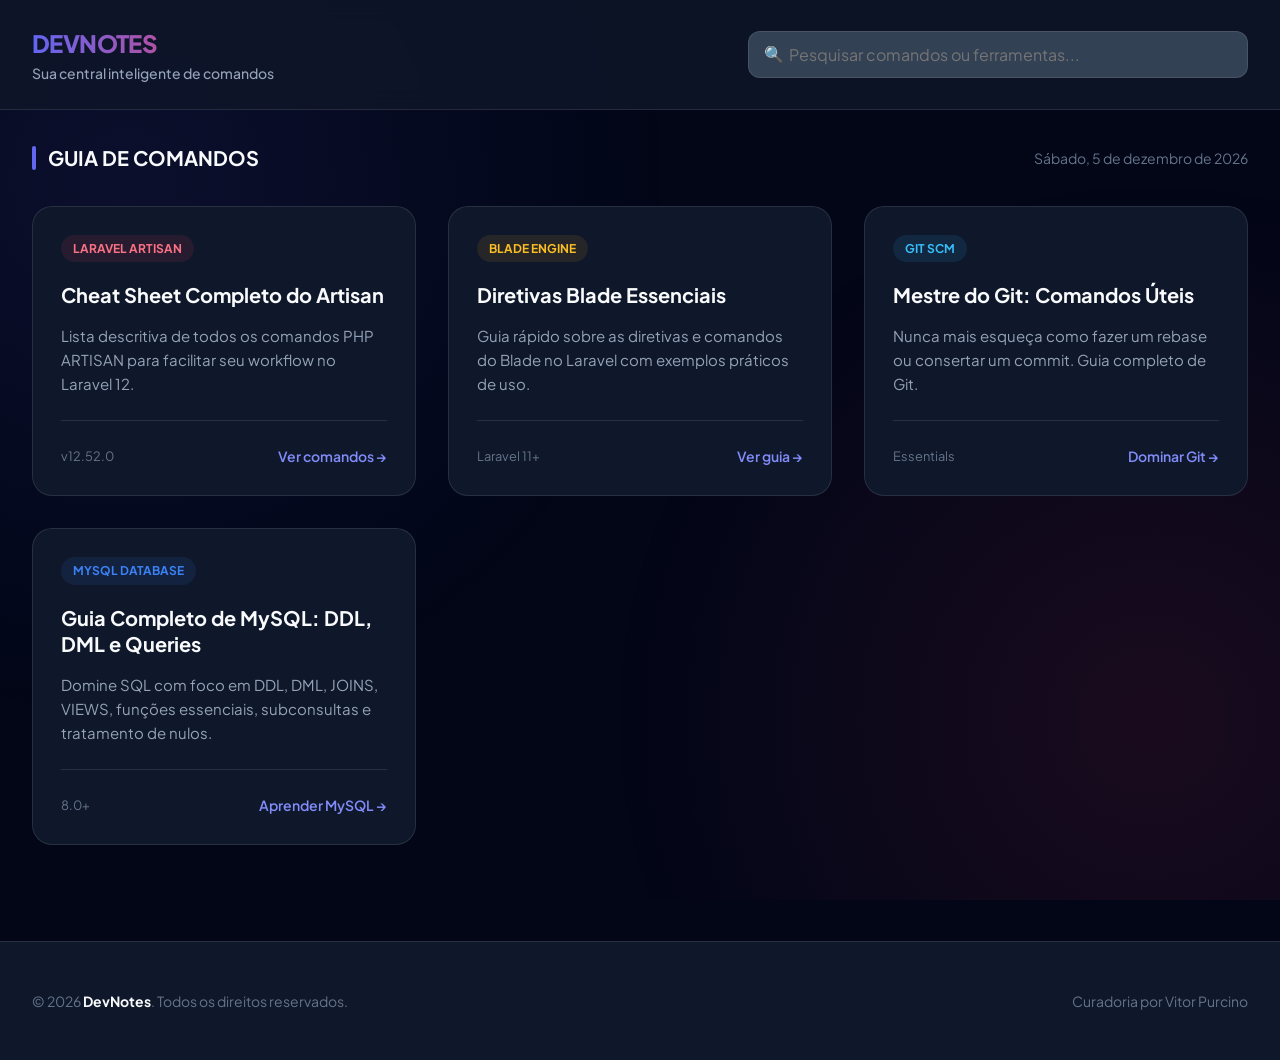
<file: index.html>
<!DOCTYPE html>
<html lang="pt-br">

<head>
	<meta charset="UTF-8" />
	<meta name="viewport" content="width=device-width, initial-scale=1.0" />
	<meta name="description"
		content="DevNotes - Seu bloco de notas inteligente para comandos e guias de desenvolvimento." />
	<meta name="keywords" content="devnotes, programação, comandos, cheat sheet, laravel, git, php, blade" />
	<meta name="author" content="Vitor Purcino" />
	<meta name="theme-color" content="#020617" />

	<!-- Open Graph -->
	<meta property="og:title" content="DevNotes - Inteligência em Comandos" />
	<meta property="og:description" content="Acesse rapidamente os comandos mais úteis para o seu dia a dia." />
	<meta property="og:type" content="website" />

	<link rel="icon" href="favicon.ico" type="image/x-icon" />
	<link rel="stylesheet" href="reset.css" />
	<link rel="stylesheet" href="index.css" />
	<title>DevNotes - Central de Comandos</title>
</head>

<body>
	<header>
		<div class="header-container">
			<div class="title-group">
				<h1>DEVNOTES</h1>
				<p class="tagline">Sua central inteligente de comandos</p>
			</div>

			<div class="search-container">
				<span class="search-icon">🔍</span>
				<input type="text" class="search-input" id="searchBar"
					placeholder="Pesquisar comandos ou ferramentas..." />
			</div>
		</div>
	</header>

	<main>
		<div class="section-header">
			<h2 class="section-title">GUIA DE COMANDOS</h2>
			<p class="data-publicacao" id="dataHoje"></p>
		</div>

		<div class="cards-grid" id="cardsGrid">
			<!-- Artisan Card -->
			<article class="card">
				<span class="card-tag tag-artisan">Laravel Artisan</span>
				<h3><a href="./pages/comandosArtisan.html">Cheat Sheet Completo do Artisan</a></h3>
				<p class="card-desc">
					Lista descritiva de todos os comandos PHP ARTISAN para facilitar seu workflow no Laravel 12.
				</p>
				<div class="card-footer">
					<span class="card-meta">v12.52.0</span>
					<a href="./pages/comandosArtisan.html" class="btn-read">Ver comandos →</a>
				</div>
			</article>

			<!-- Blade Card -->
			<article class="card">
				<span class="card-tag tag-blade">Blade Engine</span>
				<h3><a href="./pages/comandosBladeLaravel.html">Diretivas Blade Essenciais</a></h3>
				<p class="card-desc">
					Guia rápido sobre as diretivas e comandos do Blade no Laravel com exemplos práticos de uso.
				</p>
				<div class="card-footer">
					<span class="card-meta">Laravel 11+</span>
					<a href="pages/comandosBladeLaravel.html" class="btn-read">Ver guia →</a>
				</div>
			</article>

			<!-- Git Card -->
			<article class="card">
				<span class="card-tag tag-git">Git SCM</span>
				<h3><a href="pages/comandosGit.html">Mestre do Git: Comandos Úteis</a></h3>
				<p class="card-desc">
					Nunca mais esqueça como fazer um rebase ou consertar um commit. Guia completo de Git.
				</p>
				<div class="card-footer">
					<span class="card-meta">Essentials</span>
					<a href="pages/comandosGit.html" class="btn-read">Dominar Git →</a>
				</div>
			</article>

			<!-- MySQL Card -->
			<article class="card">
				<span class="card-tag tag-mysql">MySQL Database</span>
				<h3><a href="pages/comandosMySQL.html">Guia Completo de MySQL: DDL, DML e Queries</a></h3>
				<p class="card-desc">
					Domine SQL com foco em DDL, DML, JOINS, VIEWS, funções essenciais, subconsultas e tratamento de nulos.
				</p>
				<div class="card-footer">
					<span class="card-meta">8.0+</span>
					<a href="pages/comandosMySQL.html" class="btn-read">Aprender MySQL →</a>
				</div>
			</article>
		</div>

		<!-- Newsletter Section -->
		<!-- <section class="newsletter">
			<div class="newsletter-content">
				<h2>Mantenha-se Atualizado</h2>
				<p>Receba novos guias e atualizações de comandos diretamente no seu e-mail.</p>
			</div>
			<form class="newsletter-form" id="newsletterForm">
				<input type="email" placeholder="seu@email.com" required />
				<button type="submit" class="btn-submit">Inscrever-se</button>
			</form>
		</section> -->
	</main>

	<footer>
		<div class="footer-container">
			<div class="footer-info">
				<p>&copy; 2026 <span class="footer-brand">DevNotes</span>. Todos os direitos reservados.</p>
			</div>
			<div class="footer-info">
				<p>Curadoria por <strong>Vitor Purcino</strong></p>
			</div>
		</div>
	</footer>

	<script src="index.js"></script>
	<script>
		// Exibir data atual formatada
		const opcoesDatas = { weekday: 'long', year: 'numeric', month: 'long', day: 'numeric' };
		const dataAtual = new Date().toLocaleDateString('pt-BR', opcoesDatas);
		document.getElementById('dataHoje').textContent = dataAtual.charAt(0).toUpperCase() + dataAtual.slice(1);

		// Preview de animação nos cards (radial gradient highlight)
		document.querySelectorAll('.card').forEach(card => {
			card.addEventListener('mousemove', e => {
				const rect = card.getBoundingClientRect();
				const x = e.clientX - rect.left;
				const y = e.clientY - rect.top;
				card.style.setProperty('--mouse-x', `${x}px`);
				card.style.setProperty('--mouse-y', `${y}px`);
			});
		});
	</script>
</body>

</html>
</file>
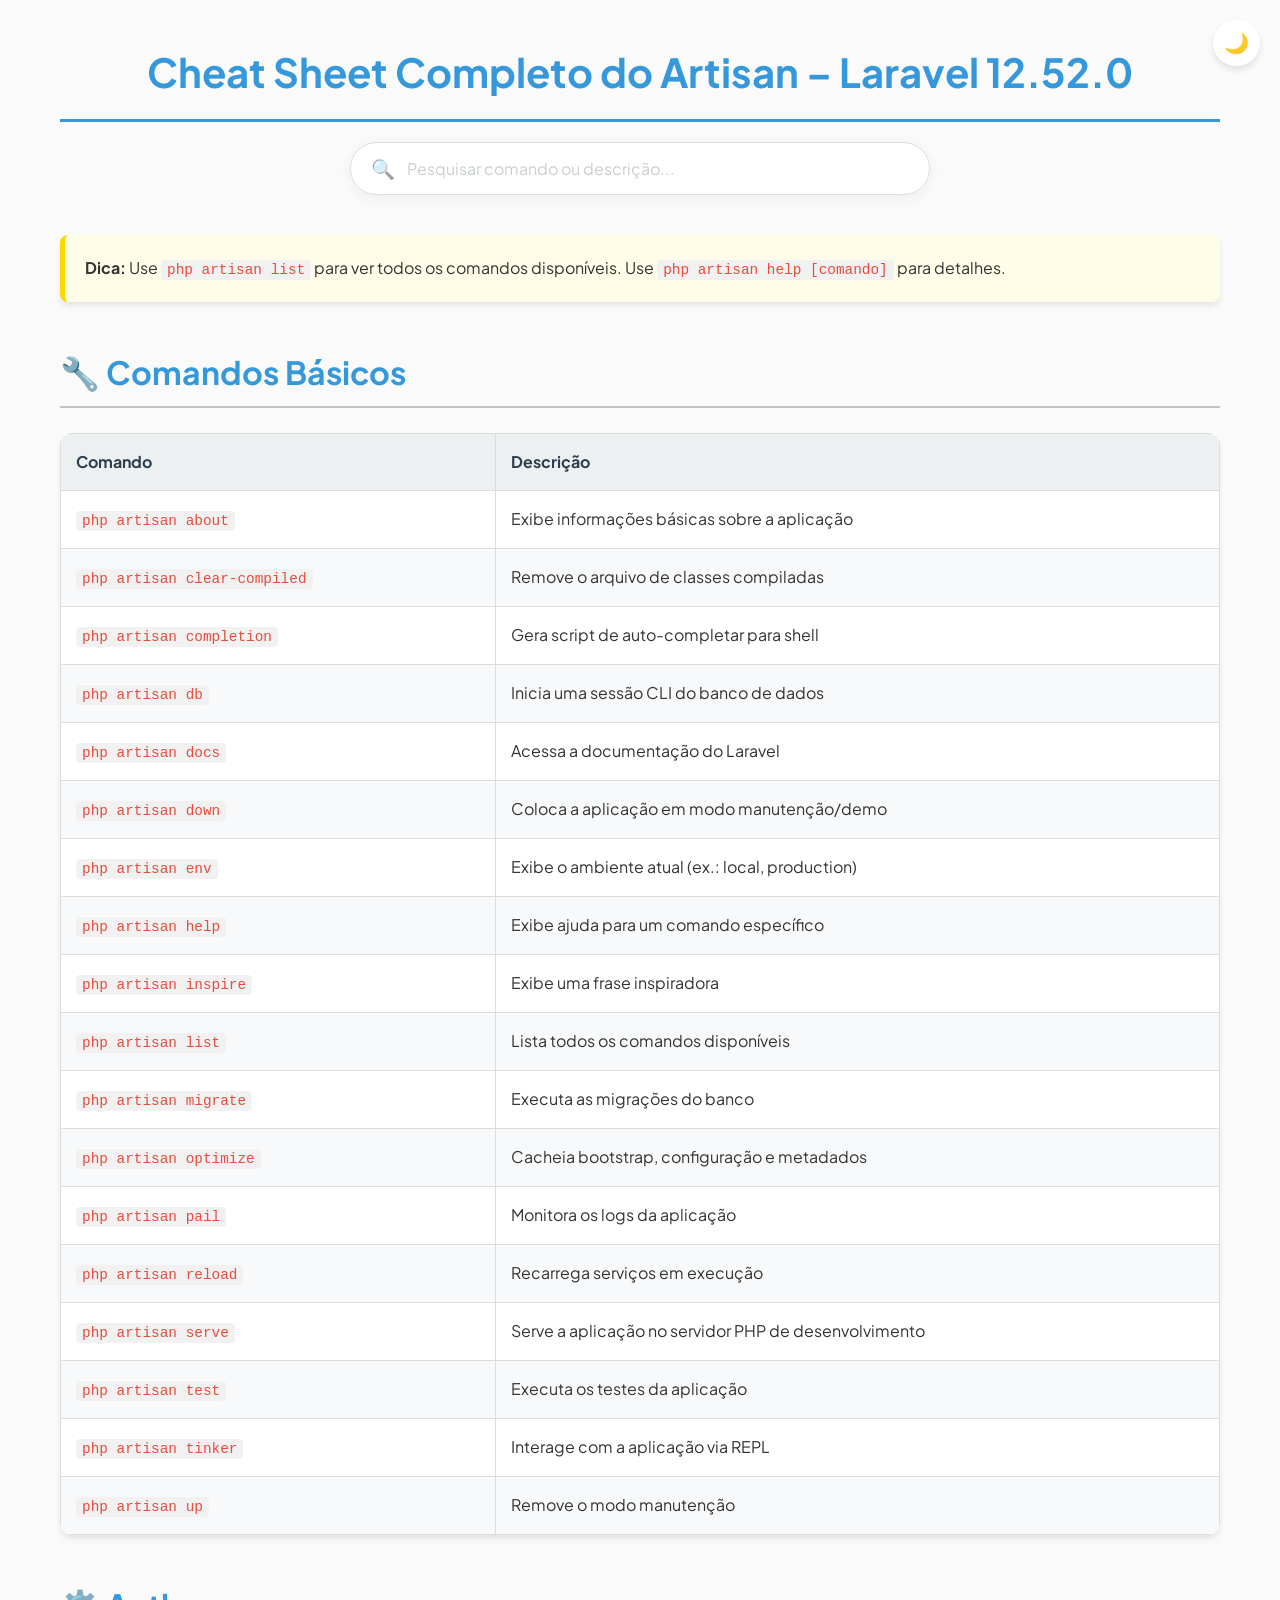
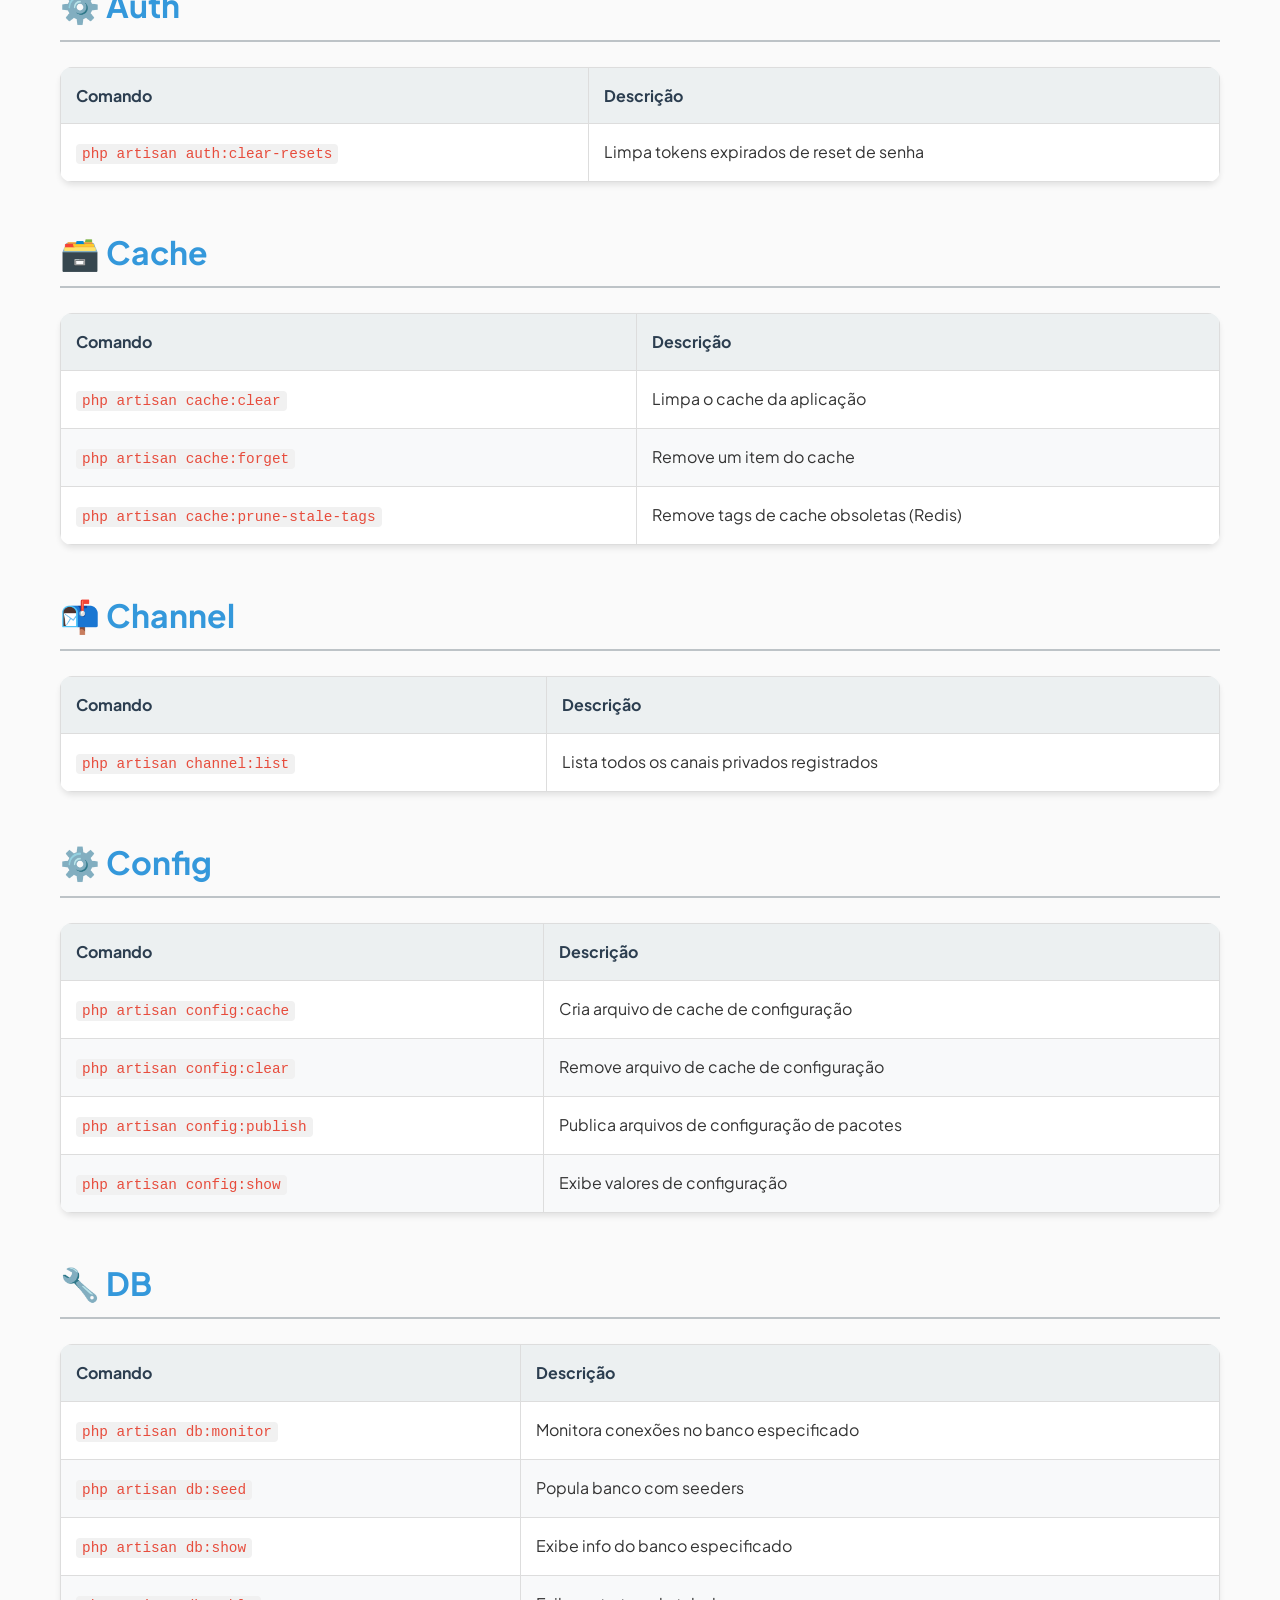
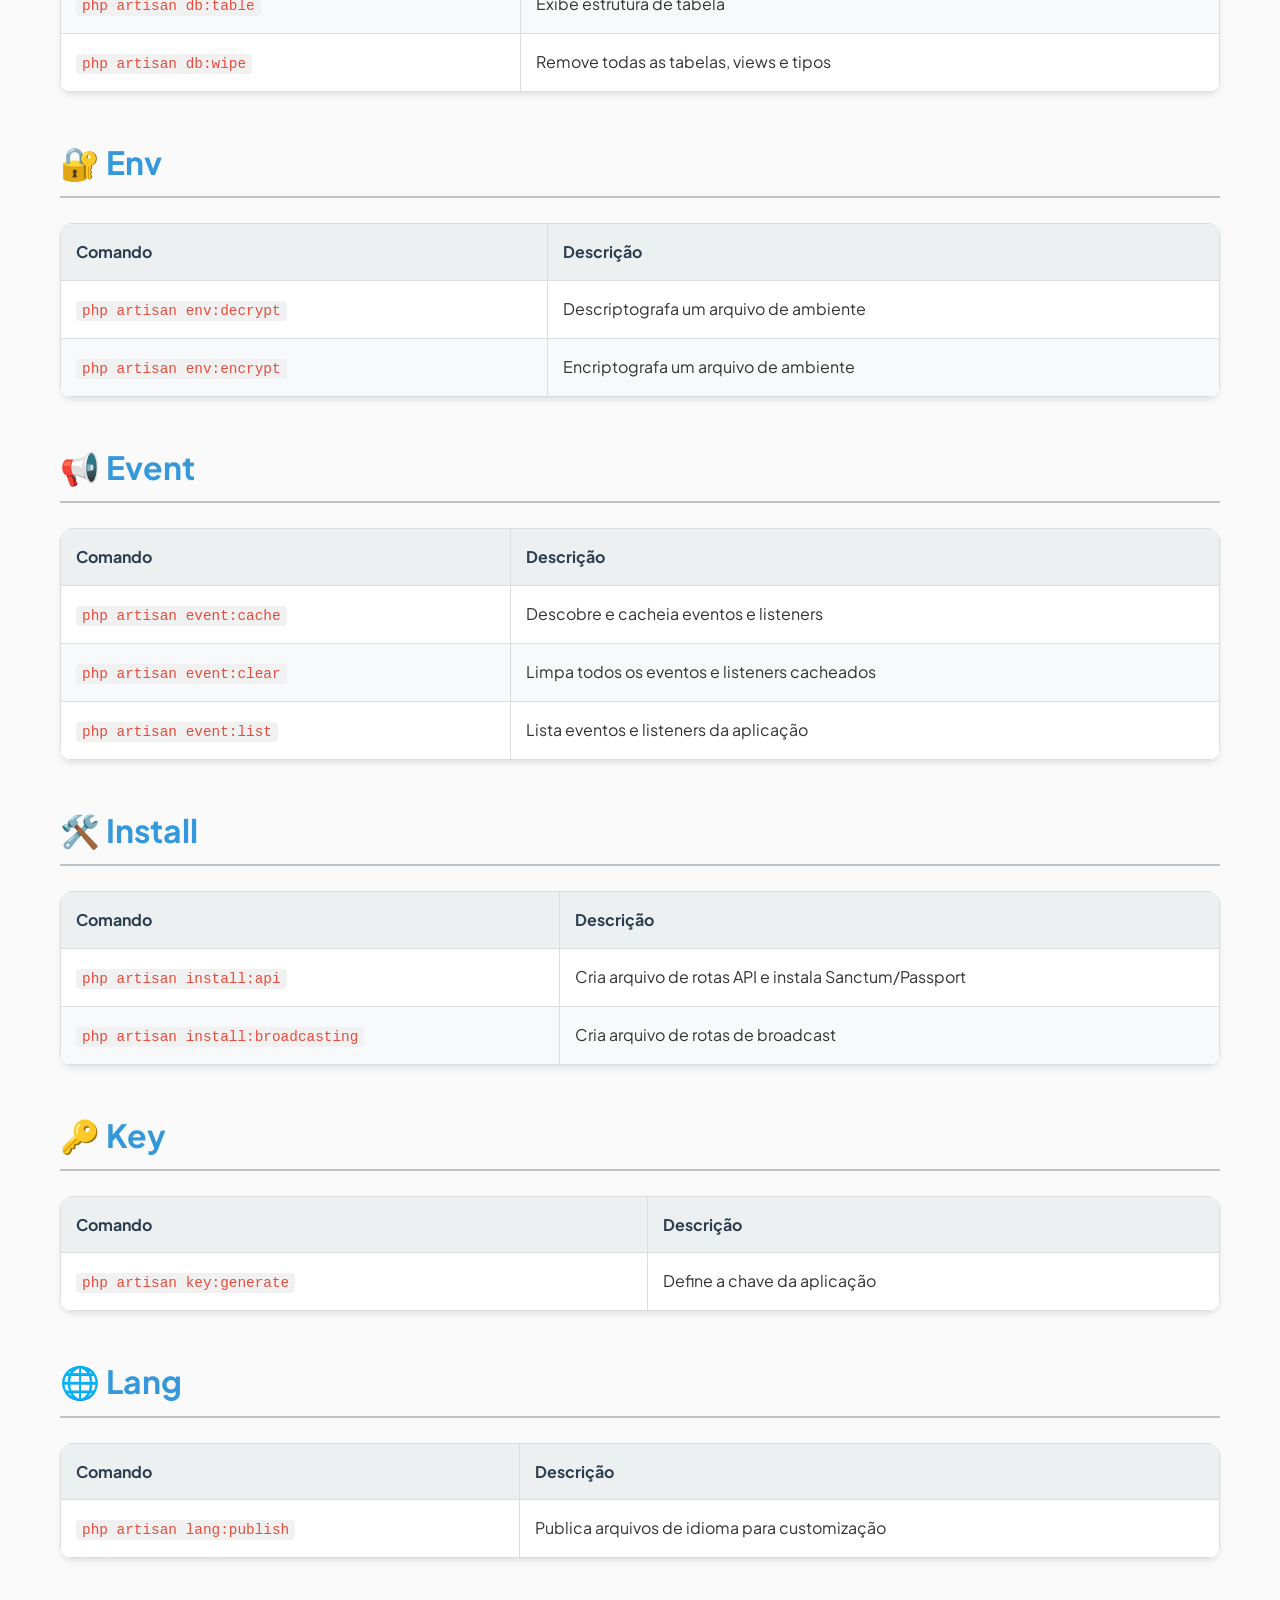
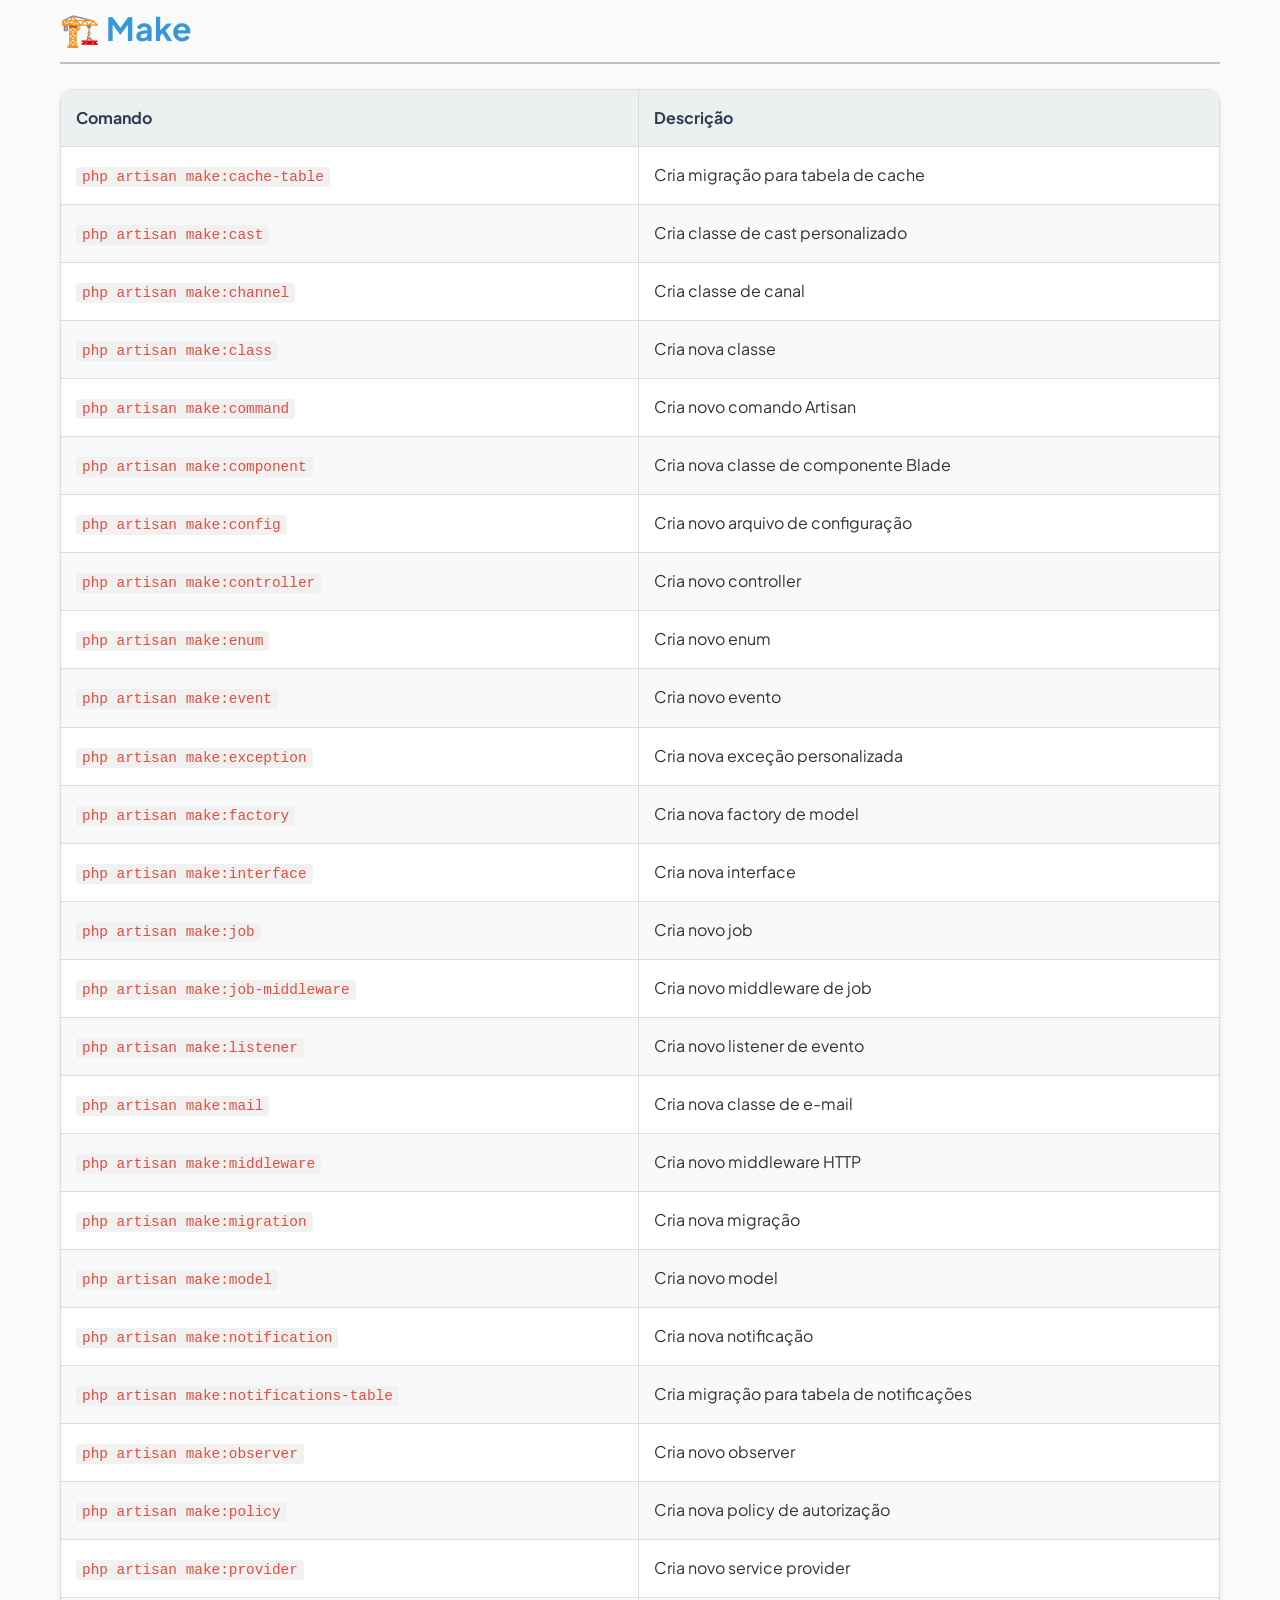
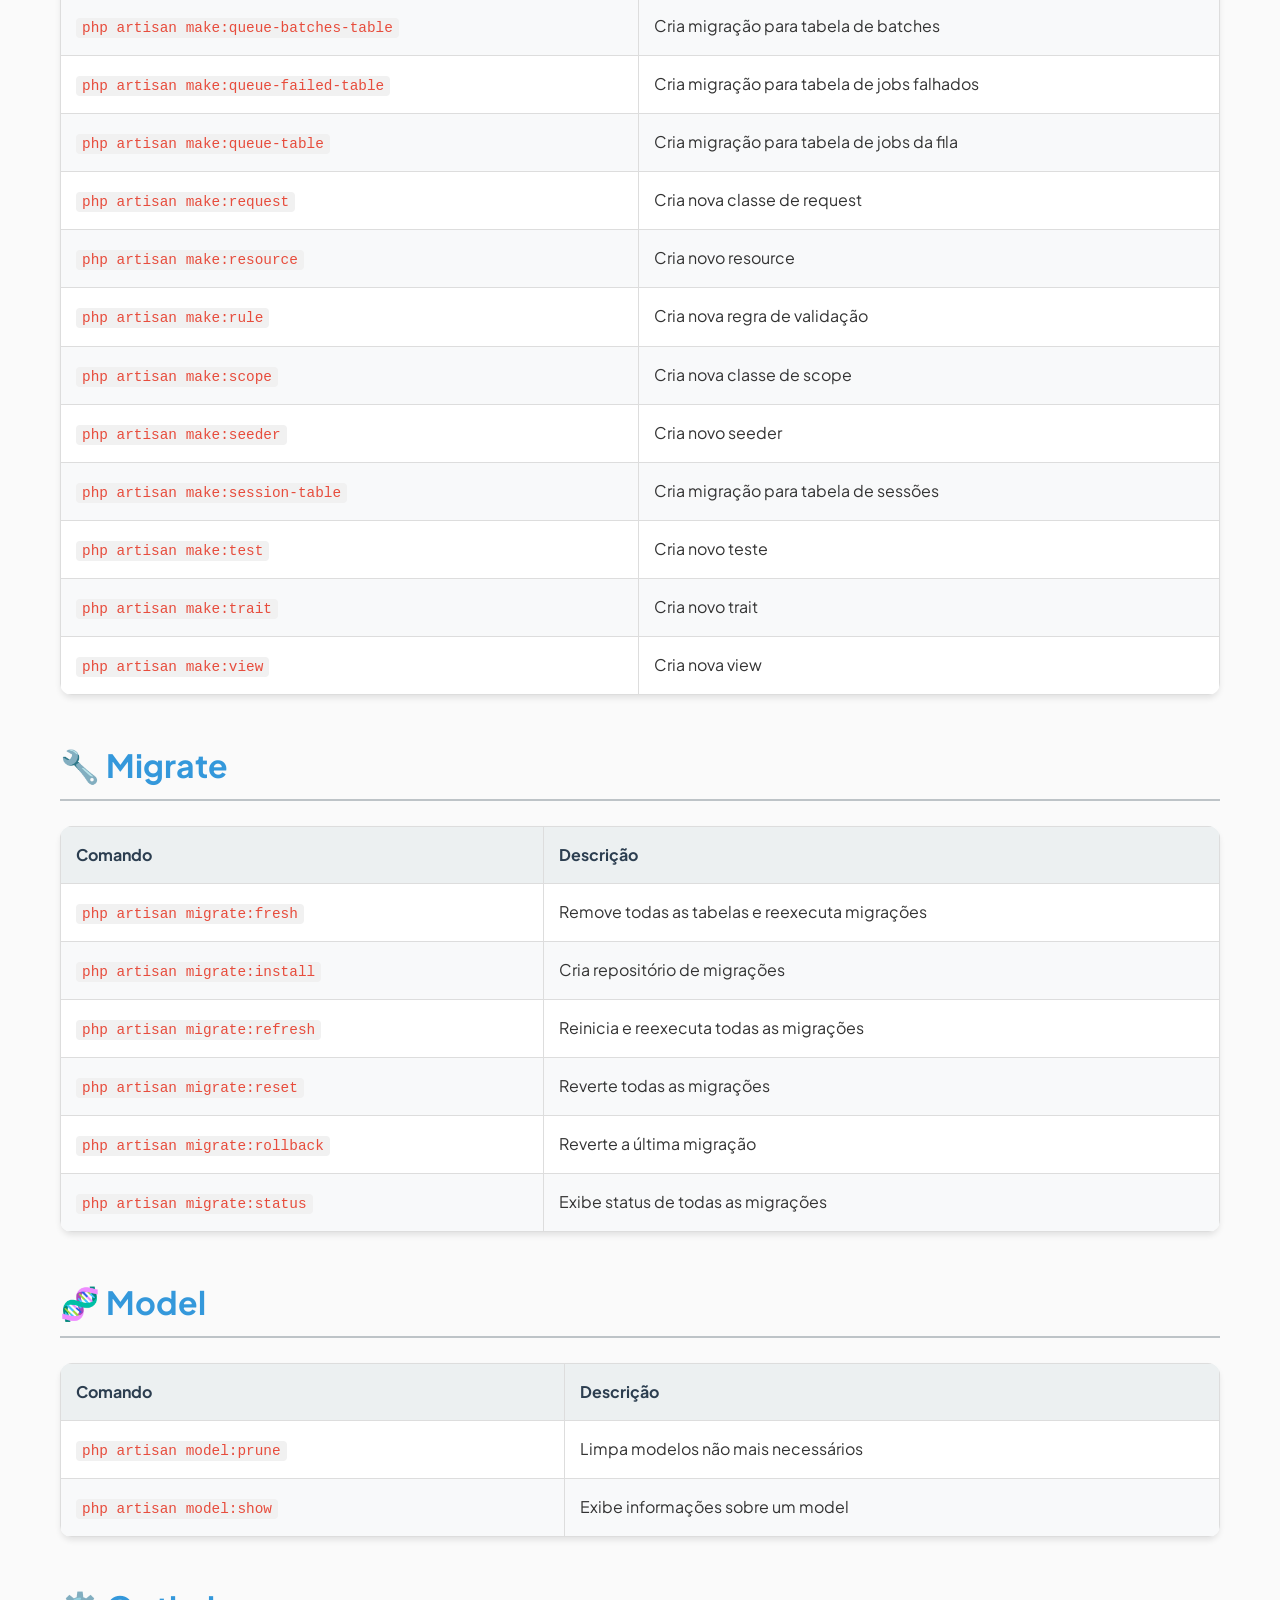
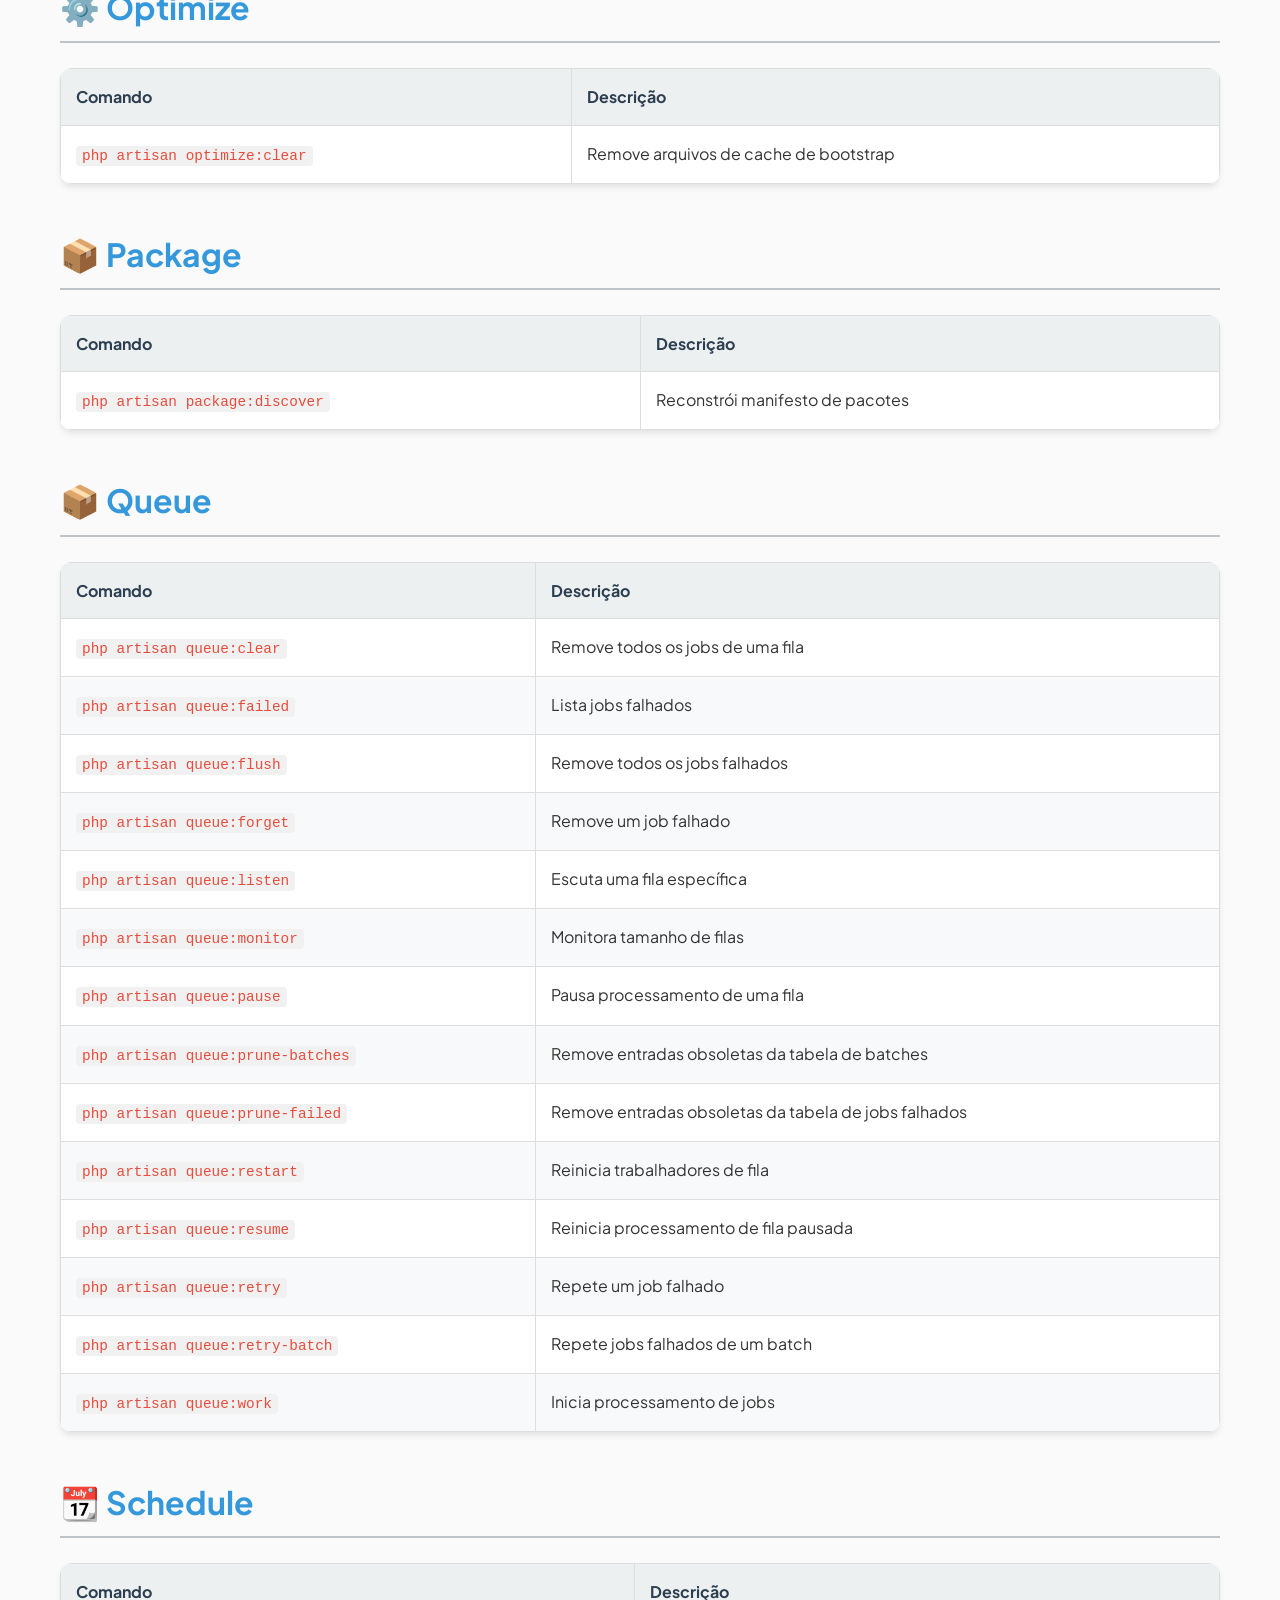
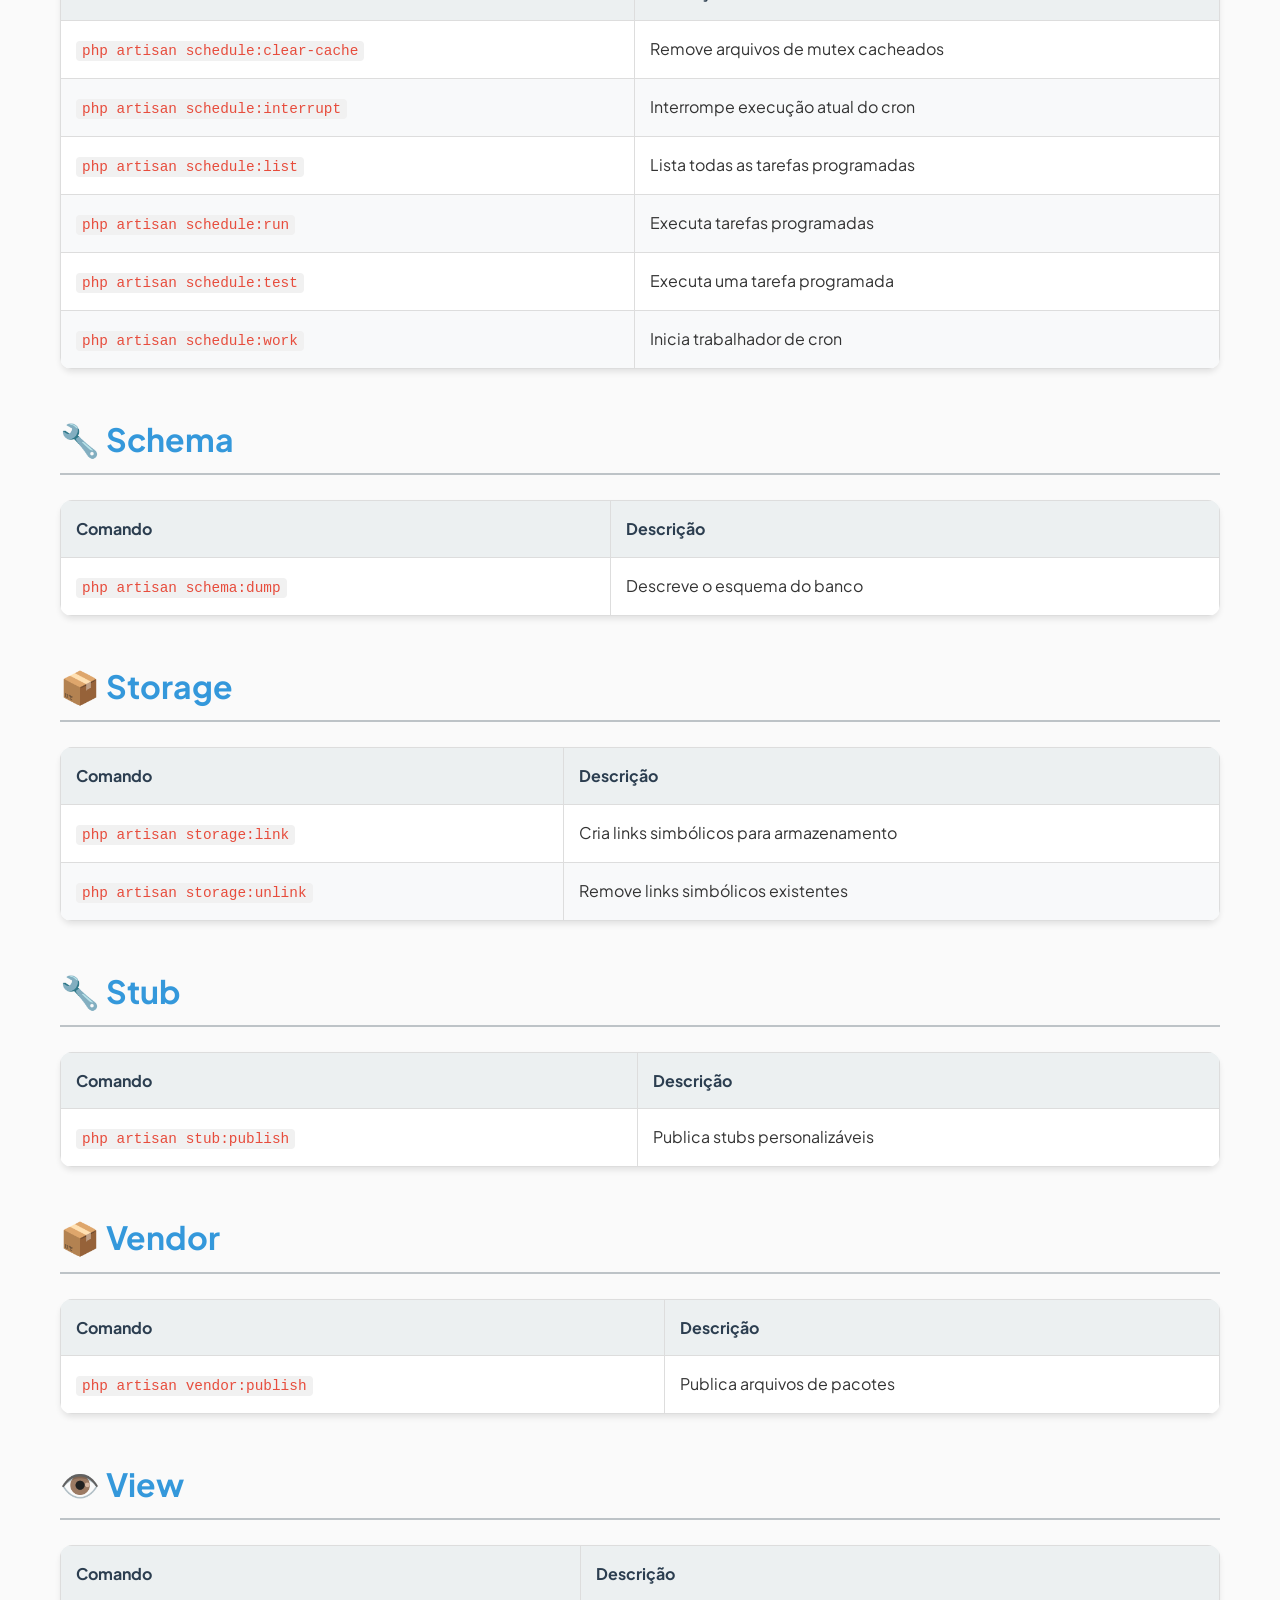
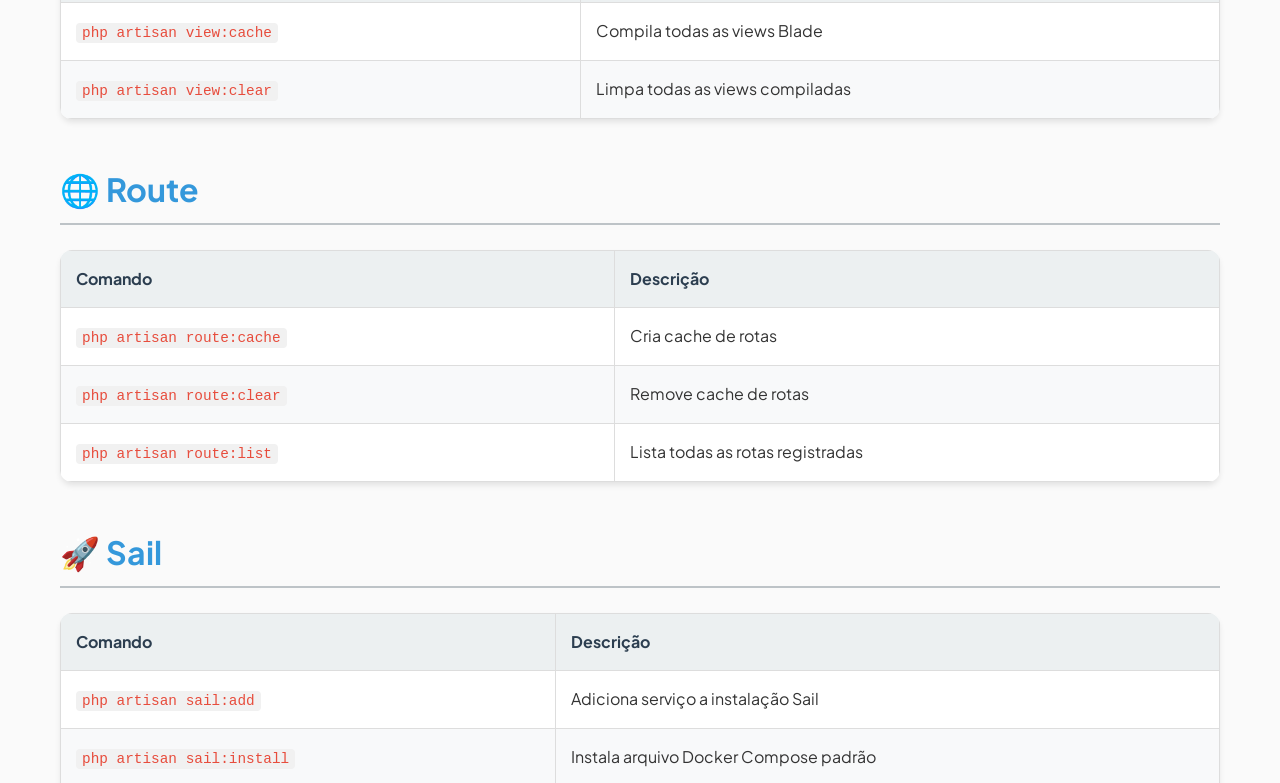
<file: pages/comandosArtisan.html>
<!DOCTYPE html>
<html lang="pt-BR">

<head>
    <meta charset="UTF-8">
    <meta name="viewport" content="width=device-width, initial-scale=1.0" />
    <link rel="stylesheet" href="comandosArtisan.css">
    <title>Cheat Sheet Completo do Artisan – Laravel 12.52.0</title>
</head>

<body>

    <h1><a href="../index.html">Cheat Sheet Completo do Artisan – Laravel 12.52.0</a></h1>

    <div class="note">
        <strong>Dica:</strong> Use <code>php artisan list</code> para ver todos os comandos disponíveis. Use
        <code>php artisan help [comando]</code> para detalhes.
    </div>

    <h2>🔧 Comandos Básicos</h2>
    <table>
        <thead>
            <tr>
                <th>Comando</th>
                <th>Descrição</th>
            </tr>
        </thead>
        <tbody>
            <tr>
                <td><code>php artisan about</code></td>
                <td>Exibe informações básicas sobre a aplicação</td>
            </tr>
            <tr>
                <td><code>php artisan clear-compiled</code></td>
                <td>Remove o arquivo de classes compiladas</td>
            </tr>
            <tr>
                <td><code>php artisan completion</code></td>
                <td>Gera script de auto-completar para shell</td>
            </tr>
            <tr>
                <td><code>php artisan db</code></td>
                <td>Inicia uma sessão CLI do banco de dados</td>
            </tr>
            <tr>
                <td><code>php artisan docs</code></td>
                <td>Acessa a documentação do Laravel</td>
            </tr>
            <tr>
                <td><code>php artisan down</code></td>
                <td>Coloca a aplicação em modo manutenção/demo</td>
            </tr>
            <tr>
                <td><code>php artisan env</code></td>
                <td>Exibe o ambiente atual (ex.: local, production)</td>
            </tr>
            <tr>
                <td><code>php artisan help</code></td>
                <td>Exibe ajuda para um comando específico</td>
            </tr>
            <tr>
                <td><code>php artisan inspire</code></td>
                <td>Exibe uma frase inspiradora</td>
            </tr>
            <tr>
                <td><code>php artisan list</code></td>
                <td>Lista todos os comandos disponíveis</td>
            </tr>
            <tr>
                <td><code>php artisan migrate</code></td>
                <td>Executa as migrações do banco</td>
            </tr>
            <tr>
                <td><code>php artisan optimize</code></td>
                <td>Cacheia bootstrap, configuração e metadados</td>
            </tr>
            <tr>
                <td><code>php artisan pail</code></td>
                <td>Monitora os logs da aplicação</td>
            </tr>
            <tr>
                <td><code>php artisan reload</code></td>
                <td>Recarrega serviços em execução</td>
            </tr>
            <tr>
                <td><code>php artisan serve</code></td>
                <td>Serve a aplicação no servidor PHP de desenvolvimento</td>
            </tr>
            <tr>
                <td><code>php artisan test</code></td>
                <td>Executa os testes da aplicação</td>
            </tr>
            <tr>
                <td><code>php artisan tinker</code></td>
                <td>Interage com a aplicação via REPL</td>
            </tr>
            <tr>
                <td><code>php artisan up</code></td>
                <td>Remove o modo manutenção</td>
            </tr>
        </tbody>
    </table>

    <h2>⚙️ Auth</h2>
    <table>
        <thead>
            <tr>
                <th>Comando</th>
                <th>Descrição</th>
            </tr>
        </thead>
        <tbody>
            <tr>
                <td><code>php artisan auth:clear-resets</code></td>
                <td>Limpa tokens expirados de reset de senha</td>
            </tr>
        </tbody>
    </table>

    <h2>🗃️ Cache</h2>
    <table>
        <thead>
            <tr>
                <th>Comando</th>
                <th>Descrição</th>
            </tr>
        </thead>
        <tbody>
            <tr>
                <td><code>php artisan cache:clear</code></td>
                <td>Limpa o cache da aplicação</td>
            </tr>
            <tr>
                <td><code>php artisan cache:forget</code></td>
                <td>Remove um item do cache</td>
            </tr>
            <tr>
                <td><code>php artisan cache:prune-stale-tags</code></td>
                <td>Remove tags de cache obsoletas (Redis)</td>
            </tr>
        </tbody>
    </table>

    <h2>📬 Channel</h2>
    <table>
        <thead>
            <tr>
                <th>Comando</th>
                <th>Descrição</th>
            </tr>
        </thead>
        <tbody>
            <tr>
                <td><code>php artisan channel:list</code></td>
                <td>Lista todos os canais privados registrados</td>
            </tr>
        </tbody>
    </table>

    <h2>⚙️ Config</h2>
    <table>
        <thead>
            <tr>
                <th>Comando</th>
                <th>Descrição</th>
            </tr>
        </thead>
        <tbody>
            <tr>
                <td><code>php artisan config:cache</code></td>
                <td>Cria arquivo de cache de configuração</td>
            </tr>
            <tr>
                <td><code>php artisan config:clear</code></td>
                <td>Remove arquivo de cache de configuração</td>
            </tr>
            <tr>
                <td><code>php artisan config:publish</code></td>
                <td>Publica arquivos de configuração de pacotes</td>
            </tr>
            <tr>
                <td><code>php artisan config:show</code></td>
                <td>Exibe valores de configuração</td>
            </tr>
        </tbody>
    </table>

    <h2>🔧 DB</h2>
    <table>
        <thead>
            <tr>
                <th>Comando</th>
                <th>Descrição</th>
            </tr>
        </thead>
        <tbody>
            <tr>
                <td><code>php artisan db:monitor</code></td>
                <td>Monitora conexões no banco especificado</td>
            </tr>
            <tr>
                <td><code>php artisan db:seed</code></td>
                <td>Popula banco com seeders</td>
            </tr>
            <tr>
                <td><code>php artisan db:show</code></td>
                <td>Exibe info do banco especificado</td>
            </tr>
            <tr>
                <td><code>php artisan db:table</code></td>
                <td>Exibe estrutura de tabela</td>
            </tr>
            <tr>
                <td><code>php artisan db:wipe</code></td>
                <td>Remove todas as tabelas, views e tipos</td>
            </tr>
        </tbody>
    </table>

    <h2>🔐 Env</h2>
    <table>
        <thead>
            <tr>
                <th>Comando</th>
                <th>Descrição</th>
            </tr>
        </thead>
        <tbody>
            <tr>
                <td><code>php artisan env:decrypt</code></td>
                <td>Descriptografa um arquivo de ambiente</td>
            </tr>
            <tr>
                <td><code>php artisan env:encrypt</code></td>
                <td>Encriptografa um arquivo de ambiente</td>
            </tr>
        </tbody>
    </table>

    <h2>📢 Event</h2>
    <table>
        <thead>
            <tr>
                <th>Comando</th>
                <th>Descrição</th>
            </tr>
        </thead>
        <tbody>
            <tr>
                <td><code>php artisan event:cache</code></td>
                <td>Descobre e cacheia eventos e listeners</td>
            </tr>
            <tr>
                <td><code>php artisan event:clear</code></td>
                <td>Limpa todos os eventos e listeners cacheados</td>
            </tr>
            <tr>
                <td><code>php artisan event:list</code></td>
                <td>Lista eventos e listeners da aplicação</td>
            </tr>
        </tbody>
    </table>

    <h2>🛠️ Install</h2>
    <table>
        <thead>
            <tr>
                <th>Comando</th>
                <th>Descrição</th>
            </tr>
        </thead>
        <tbody>
            <tr>
                <td><code>php artisan install:api</code></td>
                <td>Cria arquivo de rotas API e instala Sanctum/Passport</td>
            </tr>
            <tr>
                <td><code>php artisan install:broadcasting</code></td>
                <td>Cria arquivo de rotas de broadcast</td>
            </tr>
        </tbody>
    </table>

    <h2>🔑 Key</h2>
    <table>
        <thead>
            <tr>
                <th>Comando</th>
                <th>Descrição</th>
            </tr>
        </thead>
        <tbody>
            <tr>
                <td><code>php artisan key:generate</code></td>
                <td>Define a chave da aplicação</td>
            </tr>
        </tbody>
    </table>

    <h2>🌐 Lang</h2>
    <table>
        <thead>
            <tr>
                <th>Comando</th>
                <th>Descrição</th>
            </tr>
        </thead>
        <tbody>
            <tr>
                <td><code>php artisan lang:publish</code></td>
                <td>Publica arquivos de idioma para customização</td>
            </tr>
        </tbody>
    </table>

    <h2>🏗️ Make</h2>
    <table>
        <thead>
            <tr>
                <th>Comando</th>
                <th>Descrição</th>
            </tr>
        </thead>
        <tbody>
            <tr>
                <td><code>php artisan make:cache-table</code></td>
                <td>Cria migração para tabela de cache</td>
            </tr>
            <tr>
                <td><code>php artisan make:cast</code></td>
                <td>Cria classe de cast personalizado</td>
            </tr>
            <tr>
                <td><code>php artisan make:channel</code></td>
                <td>Cria classe de canal</td>
            </tr>
            <tr>
                <td><code>php artisan make:class</code></td>
                <td>Cria nova classe</td>
            </tr>
            <tr>
                <td><code>php artisan make:command</code></td>
                <td>Cria novo comando Artisan</td>
            </tr>
            <tr>
                <td><code>php artisan make:component</code></td>
                <td>Cria nova classe de componente Blade</td>
            </tr>
            <tr>
                <td><code>php artisan make:config</code></td>
                <td>Cria novo arquivo de configuração</td>
            </tr>
            <tr>
                <td><code>php artisan make:controller</code></td>
                <td>Cria novo controller</td>
            </tr>
            <tr>
                <td><code>php artisan make:enum</code></td>
                <td>Cria novo enum</td>
            </tr>
            <tr>
                <td><code>php artisan make:event</code></td>
                <td>Cria novo evento</td>
            </tr>
            <tr>
                <td><code>php artisan make:exception</code></td>
                <td>Cria nova exceção personalizada</td>
            </tr>
            <tr>
                <td><code>php artisan make:factory</code></td>
                <td>Cria nova factory de model</td>
            </tr>
            <tr>
                <td><code>php artisan make:interface</code></td>
                <td>Cria nova interface</td>
            </tr>
            <tr>
                <td><code>php artisan make:job</code></td>
                <td>Cria novo job</td>
            </tr>
            <tr>
                <td><code>php artisan make:job-middleware</code></td>
                <td>Cria novo middleware de job</td>
            </tr>
            <tr>
                <td><code>php artisan make:listener</code></td>
                <td>Cria novo listener de evento</td>
            </tr>
            <tr>
                <td><code>php artisan make:mail</code></td>
                <td>Cria nova classe de e-mail</td>
            </tr>
            <tr>
                <td><code>php artisan make:middleware</code></td>
                <td>Cria novo middleware HTTP</td>
            </tr>
            <tr>
                <td><code>php artisan make:migration</code></td>
                <td>Cria nova migração</td>
            </tr>
            <tr>
                <td><code>php artisan make:model</code></td>
                <td>Cria novo model</td>
            </tr>
            <tr>
                <td><code>php artisan make:notification</code></td>
                <td>Cria nova notificação</td>
            </tr>
            <tr>
                <td><code>php artisan make:notifications-table</code></td>
                <td>Cria migração para tabela de notificações</td>
            </tr>
            <tr>
                <td><code>php artisan make:observer</code></td>
                <td>Cria novo observer</td>
            </tr>
            <tr>
                <td><code>php artisan make:policy</code></td>
                <td>Cria nova policy de autorização</td>
            </tr>
            <tr>
                <td><code>php artisan make:provider</code></td>
                <td>Cria novo service provider</td>
            </tr>
            <tr>
                <td><code>php artisan make:queue-batches-table</code></td>
                <td>Cria migração para tabela de batches</td>
            </tr>
            <tr>
                <td><code>php artisan make:queue-failed-table</code></td>
                <td>Cria migração para tabela de jobs falhados</td>
            </tr>
            <tr>
                <td><code>php artisan make:queue-table</code></td>
                <td>Cria migração para tabela de jobs da fila</td>
            </tr>
            <tr>
                <td><code>php artisan make:request</code></td>
                <td>Cria nova classe de request</td>
            </tr>
            <tr>
                <td><code>php artisan make:resource</code></td>
                <td>Cria novo resource</td>
            </tr>
            <tr>
                <td><code>php artisan make:rule</code></td>
                <td>Cria nova regra de validação</td>
            </tr>
            <tr>
                <td><code>php artisan make:scope</code></td>
                <td>Cria nova classe de scope</td>
            </tr>
            <tr>
                <td><code>php artisan make:seeder</code></td>
                <td>Cria novo seeder</td>
            </tr>
            <tr>
                <td><code>php artisan make:session-table</code></td>
                <td>Cria migração para tabela de sessões</td>
            </tr>
            <tr>
                <td><code>php artisan make:test</code></td>
                <td>Cria novo teste</td>
            </tr>
            <tr>
                <td><code>php artisan make:trait</code></td>
                <td>Cria novo trait</td>
            </tr>
            <tr>
                <td><code>php artisan make:view</code></td>
                <td>Cria nova view</td>
            </tr>
        </tbody>
    </table>

    <h2>🔧 Migrate</h2>
    <table>
        <thead>
            <tr>
                <th>Comando</th>
                <th>Descrição</th>
            </tr>
        </thead>
        <tbody>
            <tr>
                <td><code>php artisan migrate:fresh</code></td>
                <td>Remove todas as tabelas e reexecuta migrações</td>
            </tr>
            <tr>
                <td><code>php artisan migrate:install</code></td>
                <td>Cria repositório de migrações</td>
            </tr>
            <tr>
                <td><code>php artisan migrate:refresh</code></td>
                <td>Reinicia e reexecuta todas as migrações</td>
            </tr>
            <tr>
                <td><code>php artisan migrate:reset</code></td>
                <td>Reverte todas as migrações</td>
            </tr>
            <tr>
                <td><code>php artisan migrate:rollback</code></td>
                <td>Reverte a última migração</td>
            </tr>
            <tr>
                <td><code>php artisan migrate:status</code></td>
                <td>Exibe status de todas as migrações</td>
            </tr>
        </tbody>
    </table>

    <h2>🧬 Model</h2>
    <table>
        <thead>
            <tr>
                <th>Comando</th>
                <th>Descrição</th>
            </tr>
        </thead>
        <tbody>
            <tr>
                <td><code>php artisan model:prune</code></td>
                <td>Limpa modelos não mais necessários</td>
            </tr>
            <tr>
                <td><code>php artisan model:show</code></td>
                <td>Exibe informações sobre um model</td>
            </tr>
        </tbody>
    </table>

    <h2>⚙️ Optimize</h2>
    <table>
        <thead>
            <tr>
                <th>Comando</th>
                <th>Descrição</th>
            </tr>
        </thead>
        <tbody>
            <tr>
                <td><code>php artisan optimize:clear</code></td>
                <td>Remove arquivos de cache de bootstrap</td>
            </tr>
        </tbody>
    </table>

    <h2>📦 Package</h2>
    <table>
        <thead>
            <tr>
                <th>Comando</th>
                <th>Descrição</th>
            </tr>
        </thead>
        <tbody>
            <tr>
                <td><code>php artisan package:discover</code></td>
                <td>Reconstrói manifesto de pacotes</td>
            </tr>
        </tbody>
    </table>

    <h2>📦 Queue</h2>
    <table>
        <thead>
            <tr>
                <th>Comando</th>
                <th>Descrição</th>
            </tr>
        </thead>
        <tbody>
            <tr>
                <td><code>php artisan queue:clear</code></td>
                <td>Remove todos os jobs de uma fila</td>
            </tr>
            <tr>
                <td><code>php artisan queue:failed</code></td>
                <td>Lista jobs falhados</td>
            </tr>
            <tr>
                <td><code>php artisan queue:flush</code></td>
                <td>Remove todos os jobs falhados</td>
            </tr>
            <tr>
                <td><code>php artisan queue:forget</code></td>
                <td>Remove um job falhado</td>
            </tr>
            <tr>
                <td><code>php artisan queue:listen</code></td>
                <td>Escuta uma fila específica</td>
            </tr>
            <tr>
                <td><code>php artisan queue:monitor</code></td>
                <td>Monitora tamanho de filas</td>
            </tr>
            <tr>
                <td><code>php artisan queue:pause</code></td>
                <td>Pausa processamento de uma fila</td>
            </tr>
            <tr>
                <td><code>php artisan queue:prune-batches</code></td>
                <td>Remove entradas obsoletas da tabela de batches</td>
            </tr>
            <tr>
                <td><code>php artisan queue:prune-failed</code></td>
                <td>Remove entradas obsoletas da tabela de jobs falhados</td>
            </tr>
            <tr>
                <td><code>php artisan queue:restart</code></td>
                <td>Reinicia trabalhadores de fila</td>
            </tr>
            <tr>
                <td><code>php artisan queue:resume</code></td>
                <td>Reinicia processamento de fila pausada</td>
            </tr>
            <tr>
                <td><code>php artisan queue:retry</code></td>
                <td>Repete um job falhado</td>
            </tr>
            <tr>
                <td><code>php artisan queue:retry-batch</code></td>
                <td>Repete jobs falhados de um batch</td>
            </tr>
            <tr>
                <td><code>php artisan queue:work</code></td>
                <td>Inicia processamento de jobs</td>
            </tr>
        </tbody>
    </table>

    <h2>📆 Schedule</h2>
    <table>
        <thead>
            <tr>
                <th>Comando</th>
                <th>Descrição</th>
            </tr>
        </thead>
        <tbody>
            <tr>
                <td><code>php artisan schedule:clear-cache</code></td>
                <td>Remove arquivos de mutex cacheados</td>
            </tr>
            <tr>
                <td><code>php artisan schedule:interrupt</code></td>
                <td>Interrompe execução atual do cron</td>
            </tr>
            <tr>
                <td><code>php artisan schedule:list</code></td>
                <td>Lista todas as tarefas programadas</td>
            </tr>
            <tr>
                <td><code>php artisan schedule:run</code></td>
                <td>Executa tarefas programadas</td>
            </tr>
            <tr>
                <td><code>php artisan schedule:test</code></td>
                <td>Executa uma tarefa programada</td>
            </tr>
            <tr>
                <td><code>php artisan schedule:work</code></td>
                <td>Inicia trabalhador de cron</td>
            </tr>
        </tbody>
    </table>

    <h2>🔧 Schema</h2>
    <table>
        <thead>
            <tr>
                <th>Comando</th>
                <th>Descrição</th>
            </tr>
        </thead>
        <tbody>
            <tr>
                <td><code>php artisan schema:dump</code></td>
                <td>Descreve o esquema do banco</td>
            </tr>
        </tbody>
    </table>

    <h2>📦 Storage</h2>
    <table>
        <thead>
            <tr>
                <th>Comando</th>
                <th>Descrição</th>
            </tr>
        </thead>
        <tbody>
            <tr>
                <td><code>php artisan storage:link</code></td>
                <td>Cria links simbólicos para armazenamento</td>
            </tr>
            <tr>
                <td><code>php artisan storage:unlink</code></td>
                <td>Remove links simbólicos existentes</td>
            </tr>
        </tbody>
    </table>

    <h2>🔧 Stub</h2>
    <table>
        <thead>
            <tr>
                <th>Comando</th>
                <th>Descrição</th>
            </tr>
        </thead>
        <tbody>
            <tr>
                <td><code>php artisan stub:publish</code></td>
                <td>Publica stubs personalizáveis</td>
            </tr>
        </tbody>
    </table>

    <h2>📦 Vendor</h2>
    <table>
        <thead>
            <tr>
                <th>Comando</th>
                <th>Descrição</th>
            </tr>
        </thead>
        <tbody>
            <tr>
                <td><code>php artisan vendor:publish</code></td>
                <td>Publica arquivos de pacotes</td>
            </tr>
        </tbody>
    </table>

    <h2>👁️ View</h2>
    <table>
        <thead>
            <tr>
                <th>Comando</th>
                <th>Descrição</th>
            </tr>
        </thead>
        <tbody>
            <tr>
                <td><code>php artisan view:cache</code></td>
                <td>Compila todas as views Blade</td>
            </tr>
            <tr>
                <td><code>php artisan view:clear</code></td>
                <td>Limpa todas as views compiladas</td>
            </tr>
        </tbody>
    </table>

    <h2>🌐 Route</h2>
    <table>
        <thead>
            <tr>
                <th>Comando</th>
                <th>Descrição</th>
            </tr>
        </thead>
        <tbody>
            <tr>
                <td><code>php artisan route:cache</code></td>
                <td>Cria cache de rotas</td>
            </tr>
            <tr>
                <td><code>php artisan route:clear</code></td>
                <td>Remove cache de rotas</td>
            </tr>
            <tr>
                <td><code>php artisan route:list</code></td>
                <td>Lista todas as rotas registradas</td>
            </tr>
        </tbody>
    </table>

    <h2>🚀 Sail</h2>
    <table>
        <thead>
            <tr>
                <th>Comando</th>
                <th>Descrição</th>
            </tr>
        </thead>
        <tbody>
            <tr>
                <td><code>php artisan sail:add</code></td>
                <td>Adiciona serviço a instalação Sail</td>
            </tr>
            <tr>
                <td><code>php artisan sail:install</code></td>
                <td>Instala arquivo Docker Compose padrão</td>
            </tr>
            <tr>
                <td><code>php artisan sail:publish</code></td>
                <td>Publica arquivos Docker do Laravel Sail</td>
            </tr>
        </tbody>
    </table>

    <script src="theme.js"></script>
</body>

</html>
</file>
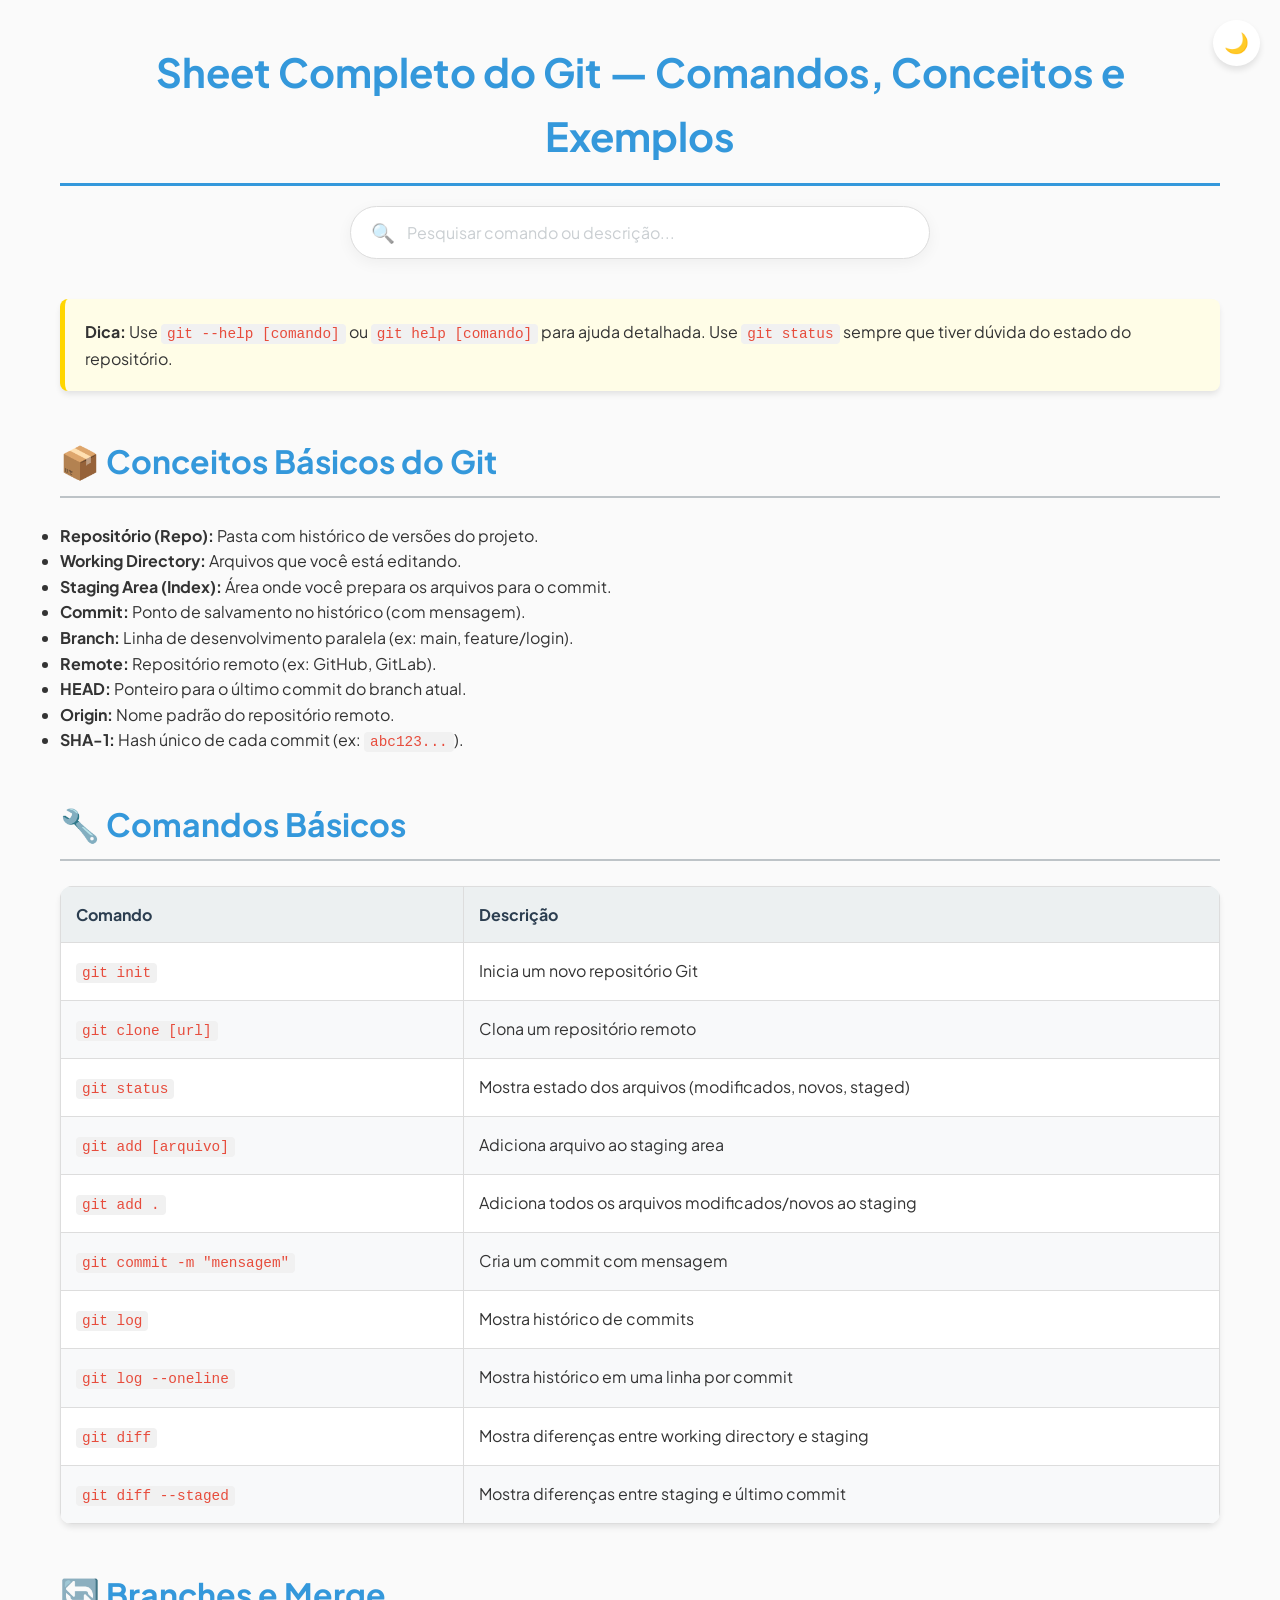
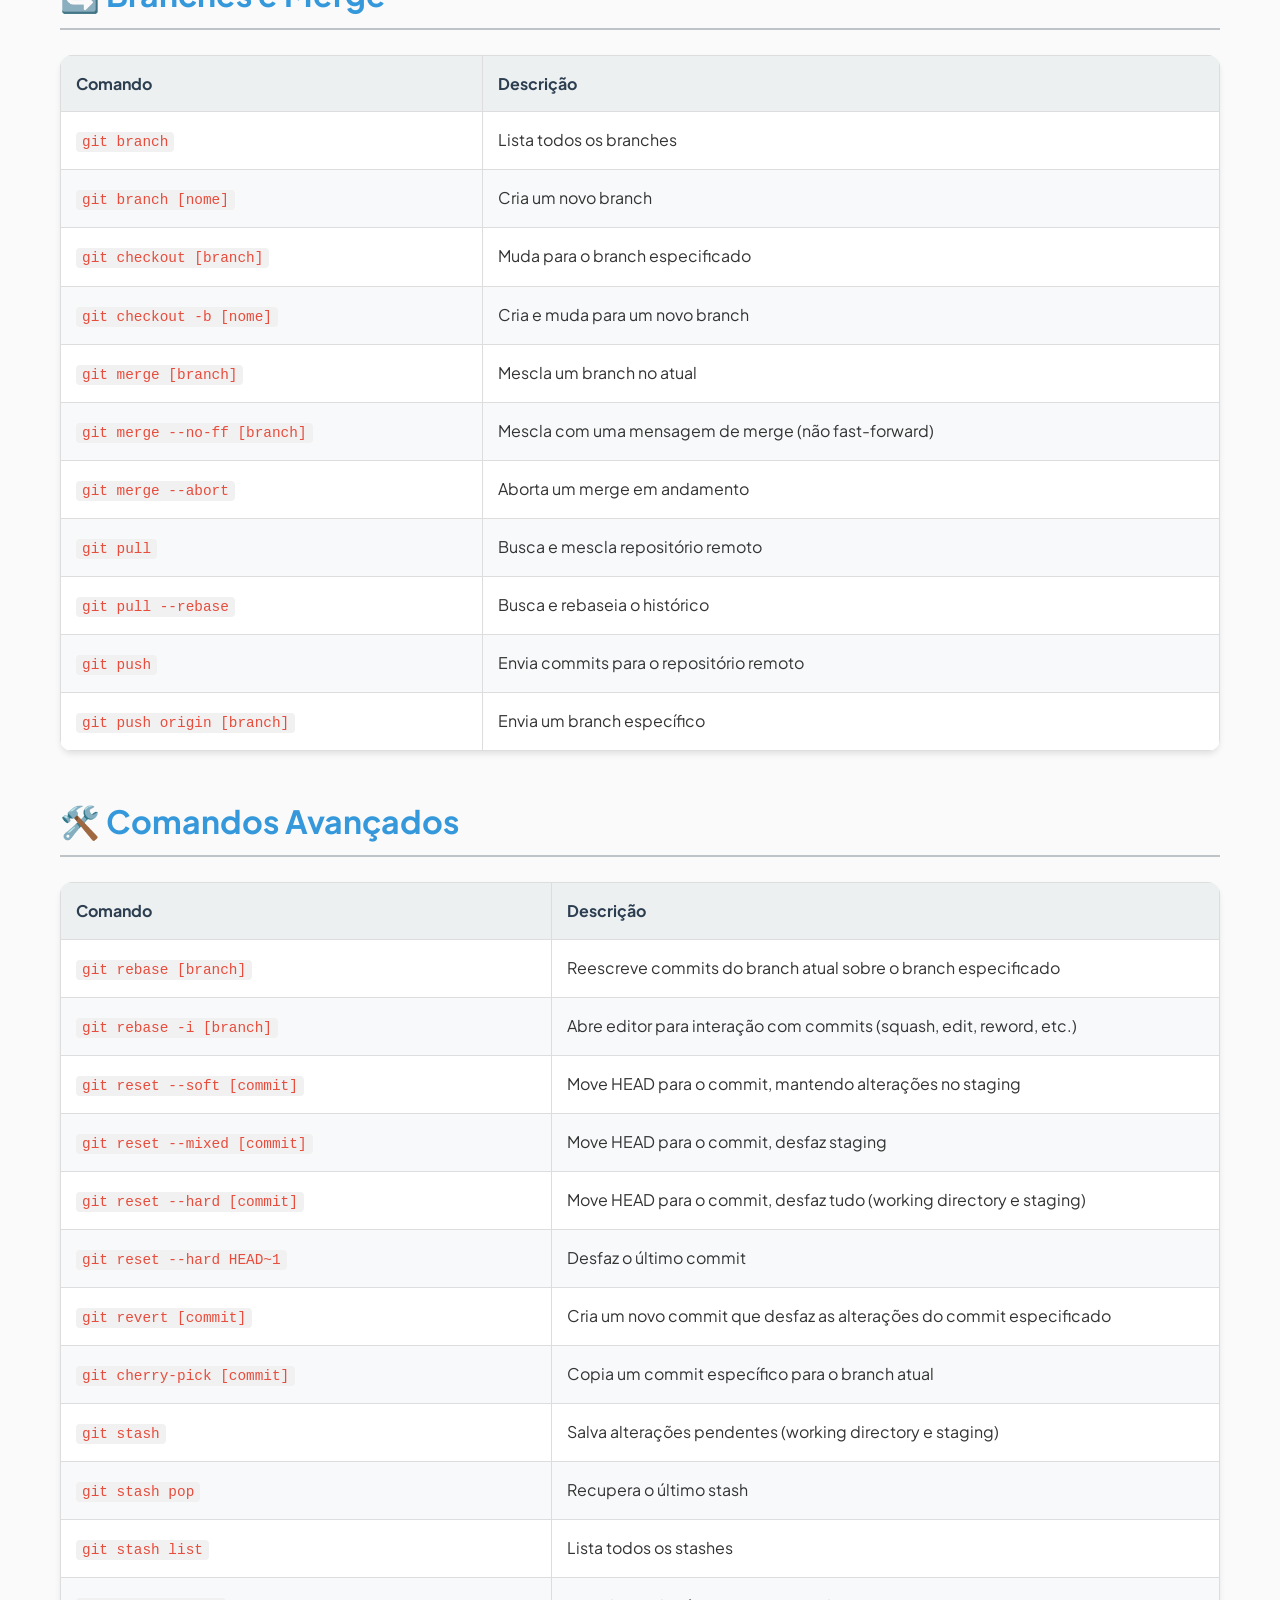
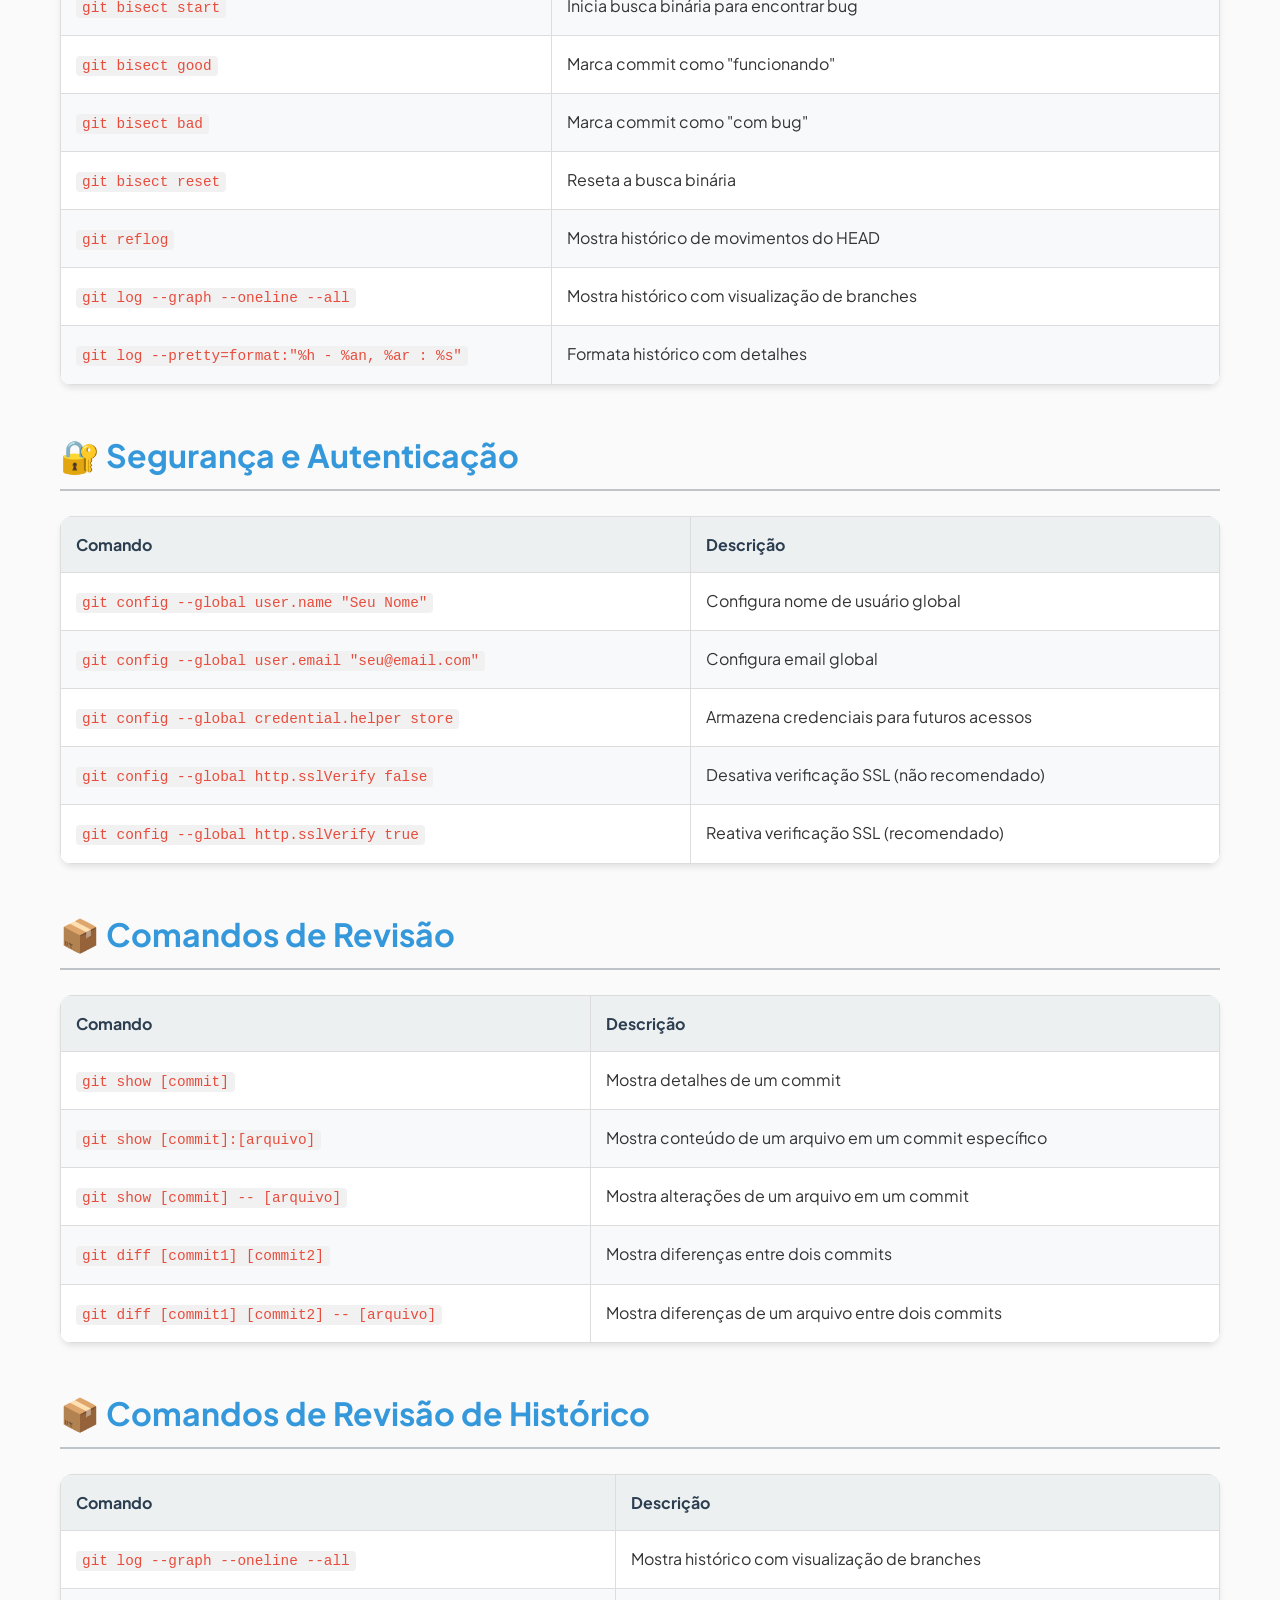
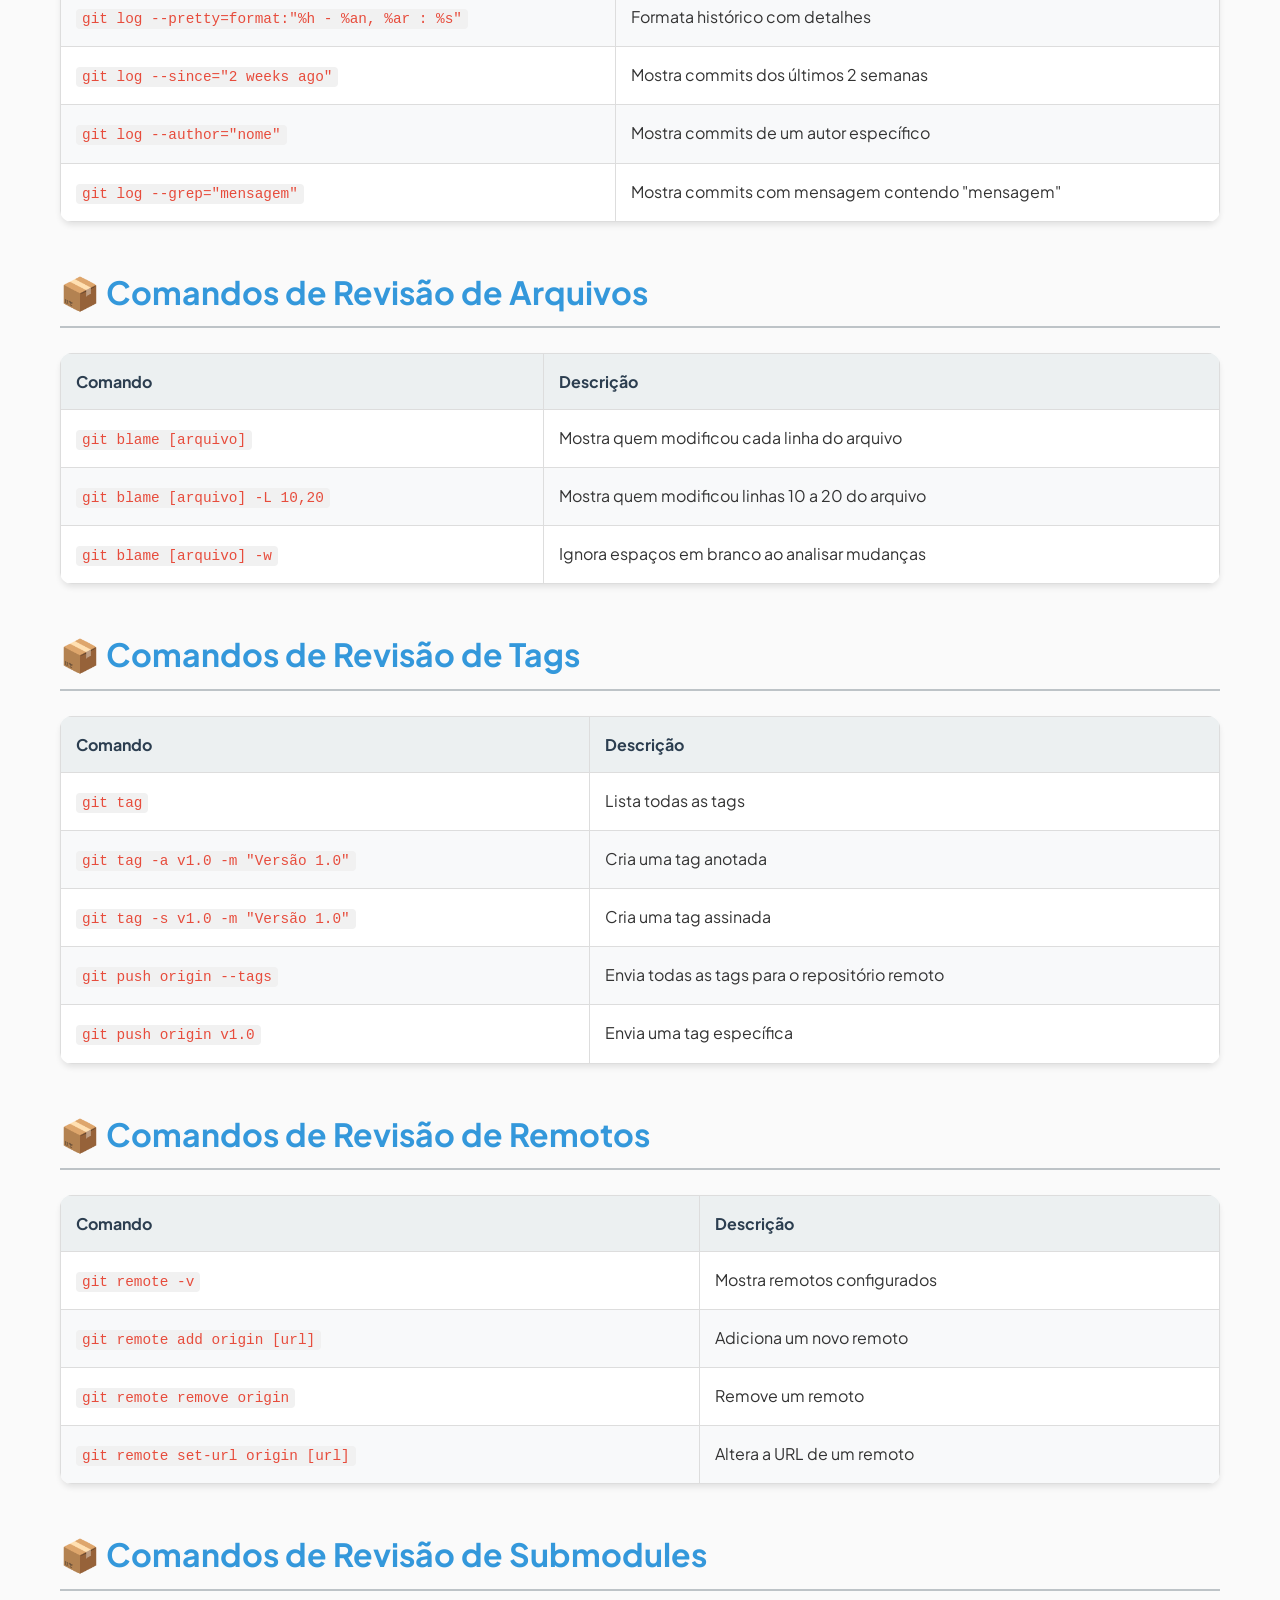
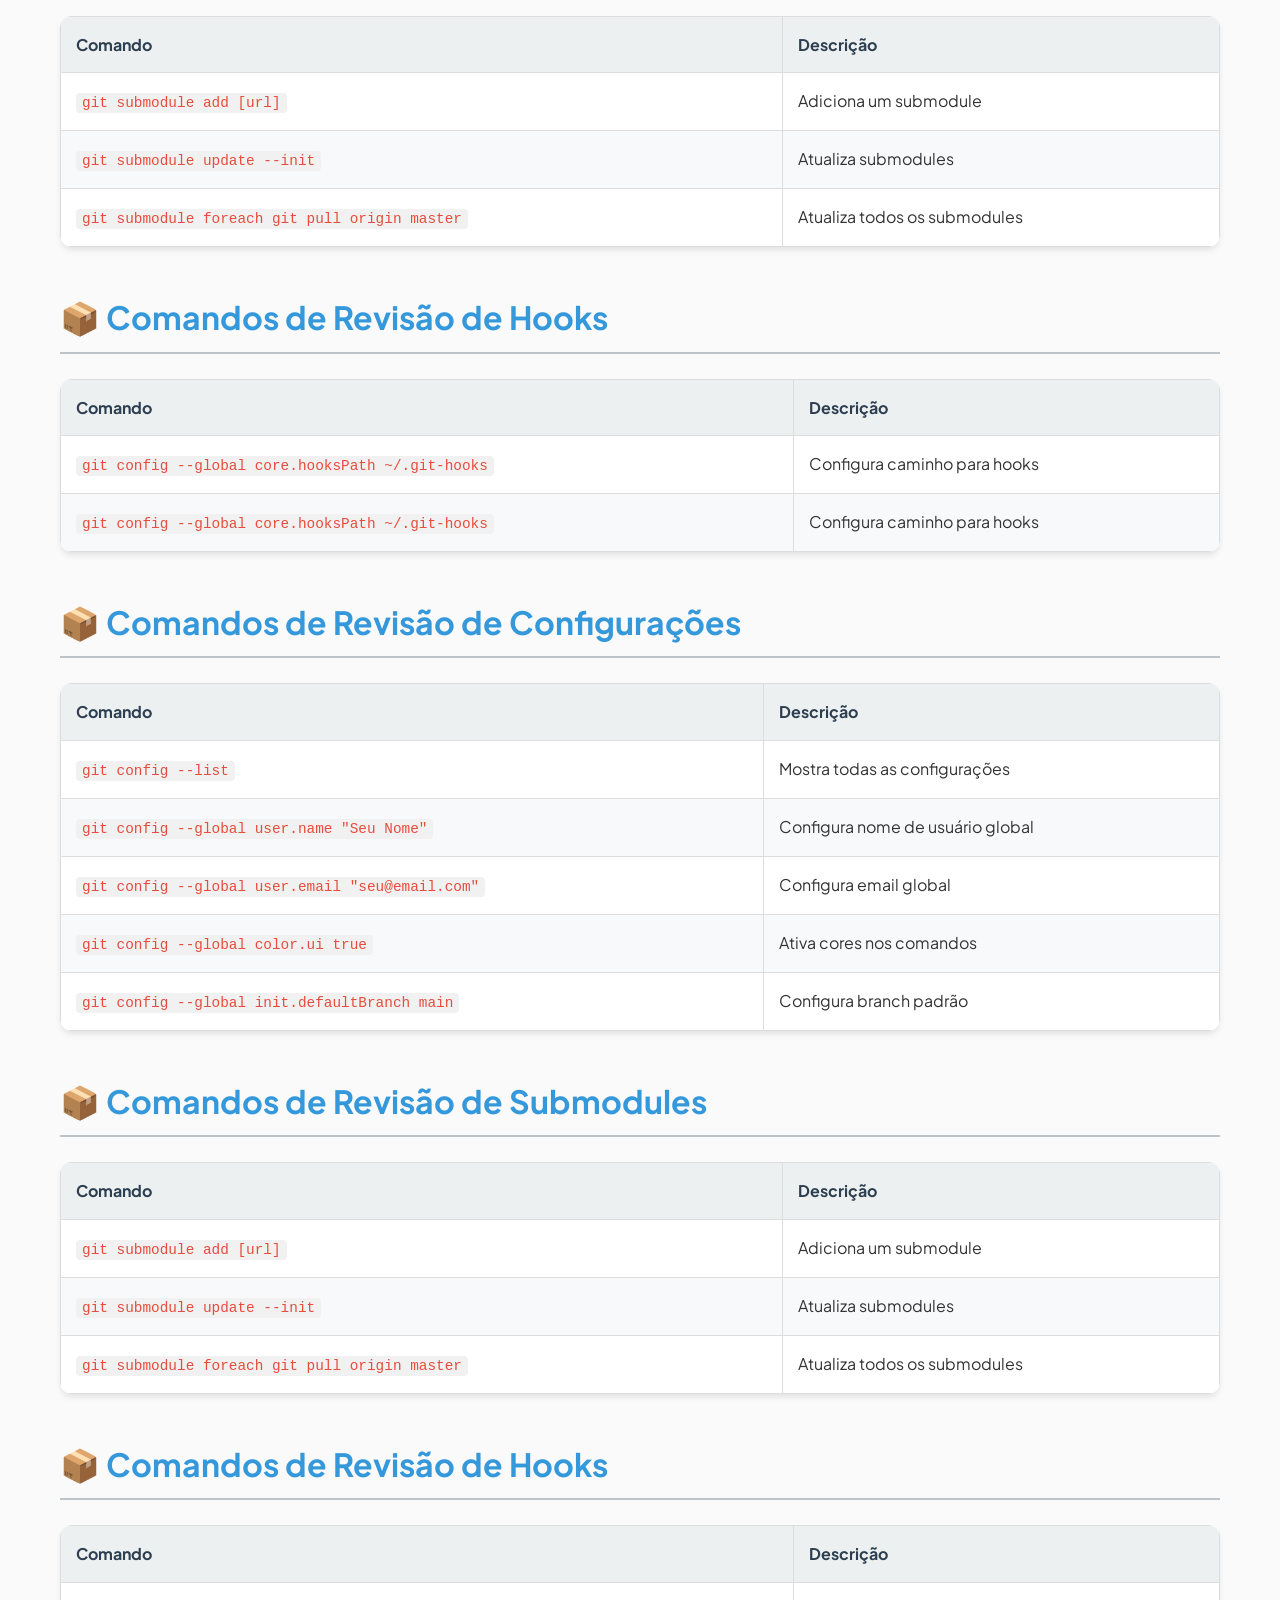
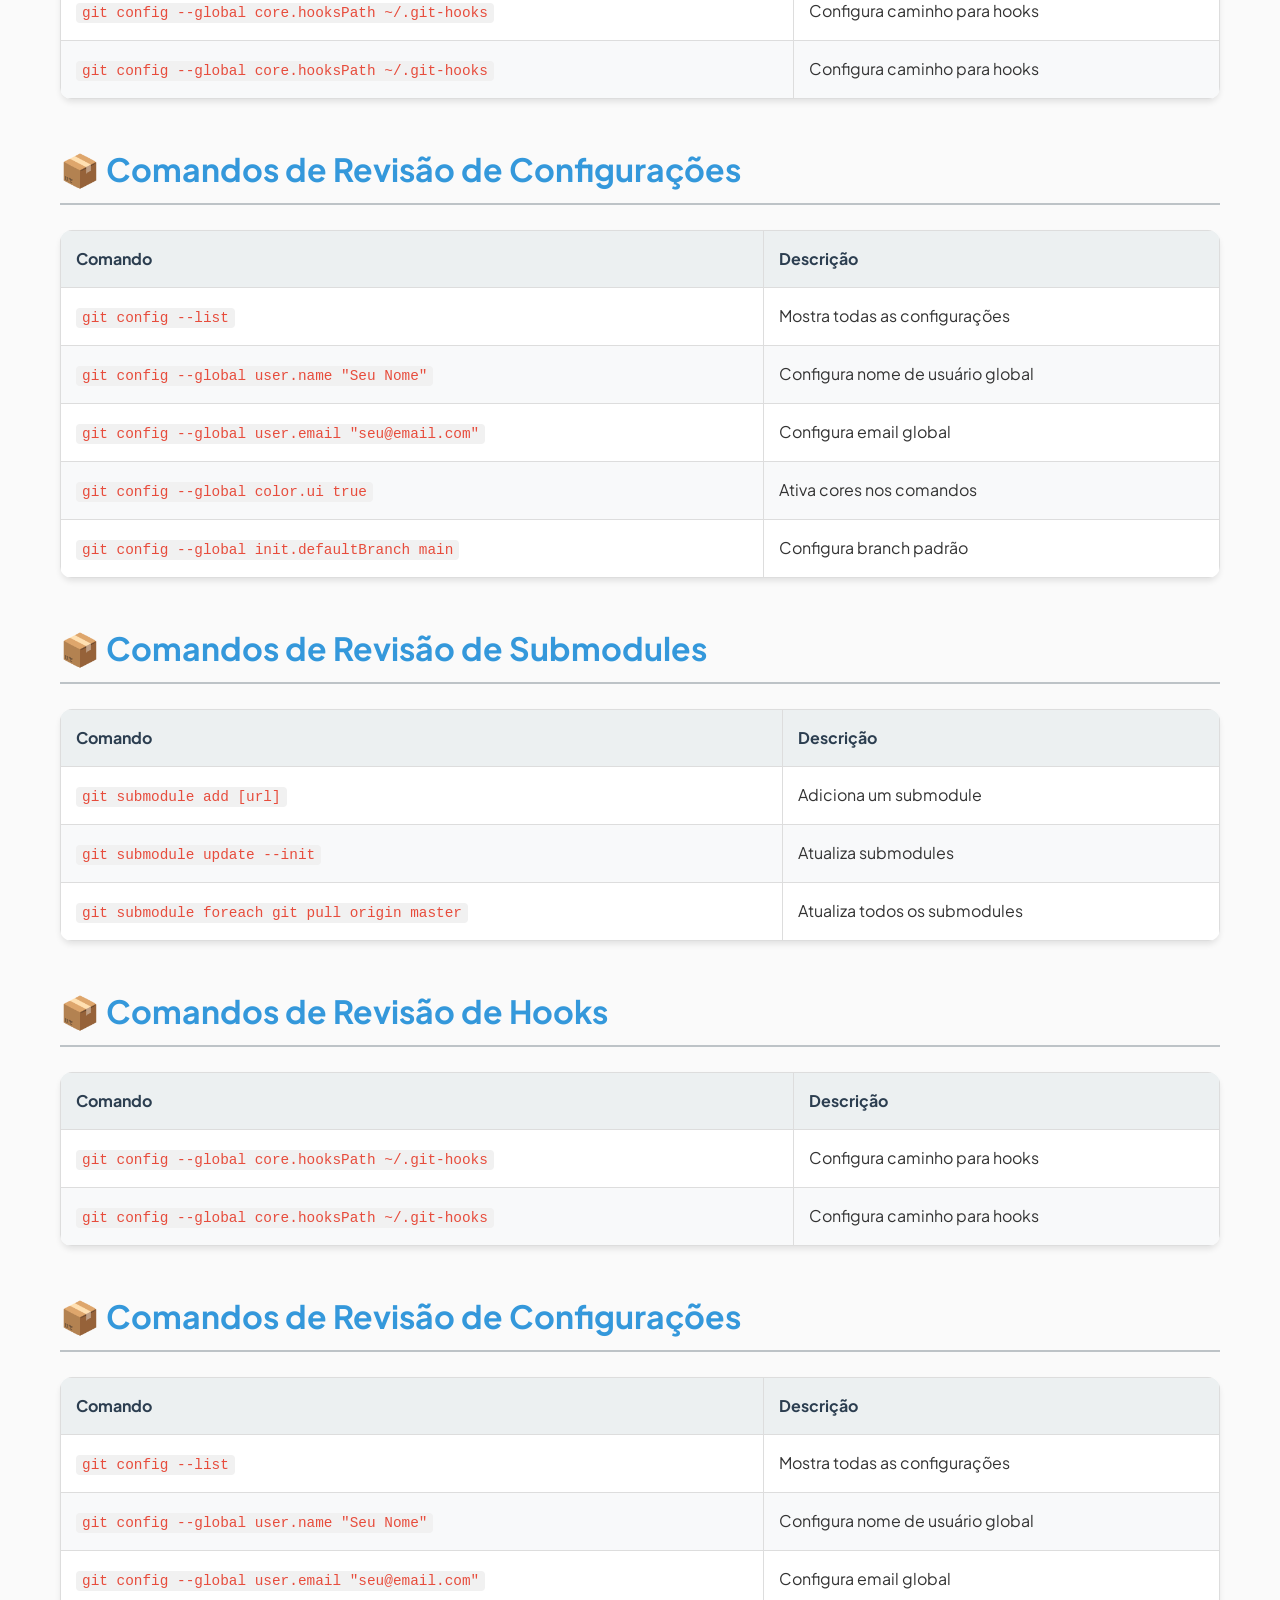
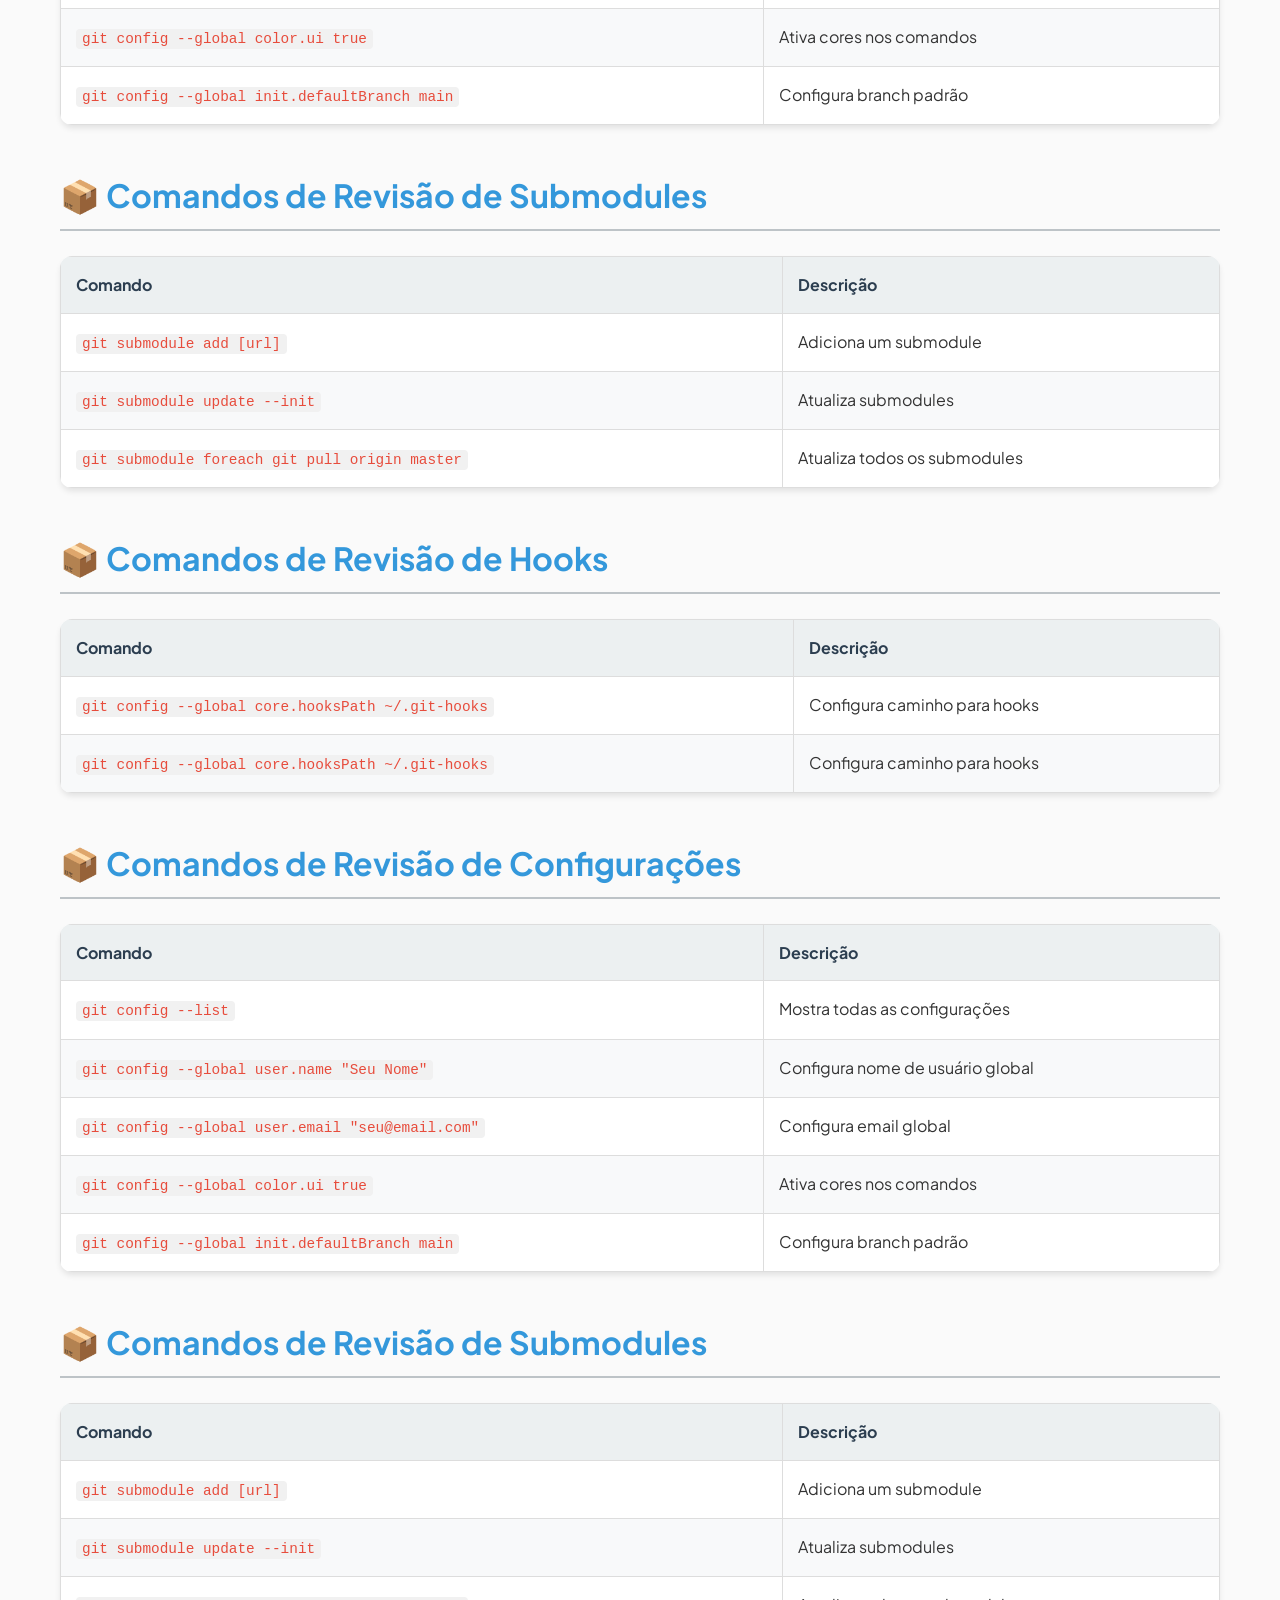
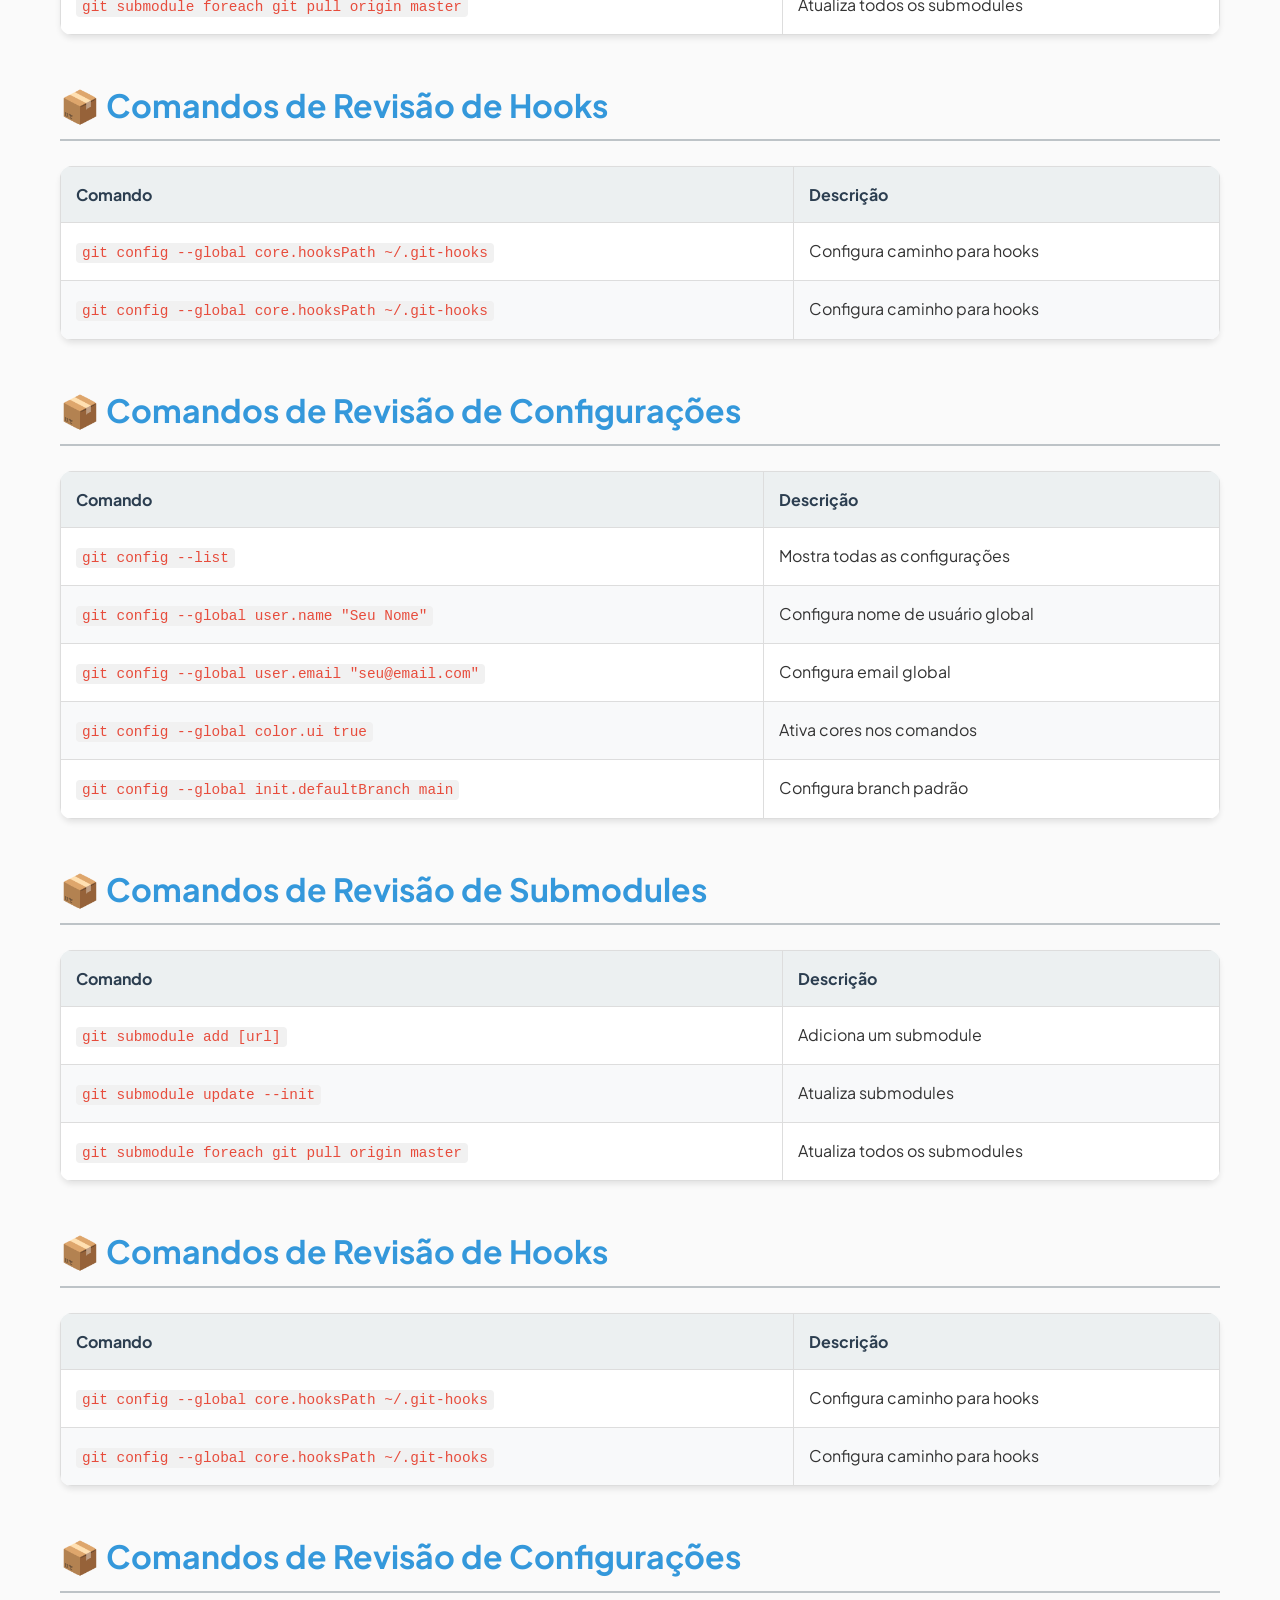
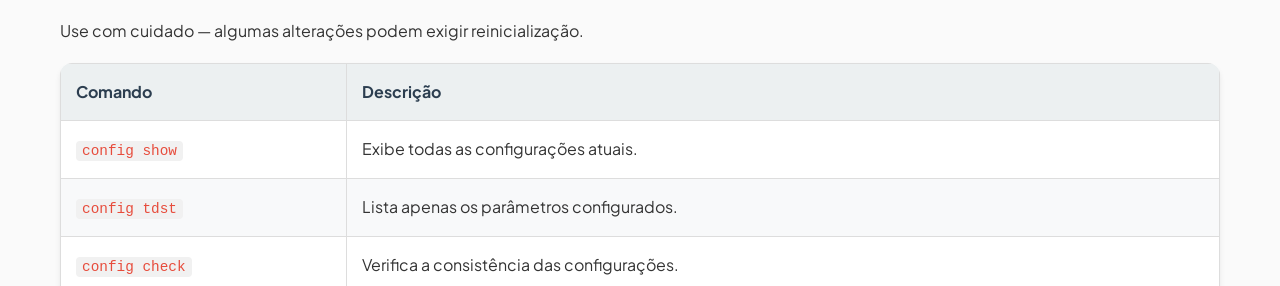
<file: pages/comandosGit.html>
<!doctype html>
<html lang="pt-BR">

<head>
	<meta charset="UTF-8" />
	<meta name="viewport" content="width=device-width, initial-scale=1.0" />
	<link rel="stylesheet" href="comandosGit.css">
	<title>Cheat Sheet Completo do Git — Comandos, Conceitos e Exemplos</title>
</head>

<body>
	<h1><a href="../index.html">Sheet Completo do Git — Comandos, Conceitos e Exemplos</a></h1>

	<div class="note">
		<strong>Dica:</strong> Use <code>git --help [comando]</code> ou <code>git help [comando]</code> para ajuda
		detalhada. Use <code>git status</code> sempre que tiver dúvida do estado do repositório.
	</div>

	<h2>📦 Conceitos Básicos do Git</h2>
	<ul>
		<li><strong>Repositório (Repo):</strong> Pasta com histórico de versões do projeto.</li>
		<li><strong>Working Directory:</strong> Arquivos que você está editando.</li>
		<li><strong>Staging Area (Index):</strong> Área onde você prepara os arquivos para o commit.</li>
		<li><strong>Commit:</strong> Ponto de salvamento no histórico (com mensagem).</li>
		<li><strong>Branch:</strong> Linha de desenvolvimento paralela (ex: main, feature/login).</li>
		<li><strong>Remote:</strong> Repositório remoto (ex: GitHub, GitLab).</li>
		<li><strong>HEAD:</strong> Ponteiro para o último commit do branch atual.</li>
		<li><strong>Origin:</strong> Nome padrão do repositório remoto.</li>
		<li><strong>SHA-1:</strong> Hash único de cada commit (ex: <code>abc123...</code>).</li>
	</ul>

	<h2>🔧 Comandos Básicos</h2>
	<table>
		<thead>
			<tr>
				<th>Comando</th>
				<th>Descrição</th>
			</tr>
		</thead>
		<tbody>
			<tr>
				<td><code>git init</code></td>
				<td>Inicia um novo repositório Git</td>
			</tr>
			<tr>
				<td><code>git clone [url]</code></td>
				<td>Clona um repositório remoto</td>
			</tr>
			<tr>
				<td><code>git status</code></td>
				<td>Mostra estado dos arquivos (modificados, novos, staged)</td>
			</tr>
			<tr>
				<td><code>git add [arquivo]</code></td>
				<td>Adiciona arquivo ao staging area</td>
			</tr>
			<tr>
				<td><code>git add .</code></td>
				<td>Adiciona todos os arquivos modificados/novos ao staging</td>
			</tr>
			<tr>
				<td><code>git commit -m "mensagem"</code></td>
				<td>Cria um commit com mensagem</td>
			</tr>
			<tr>
				<td><code>git log</code></td>
				<td>Mostra histórico de commits</td>
			</tr>
			<tr>
				<td><code>git log --oneline</code></td>
				<td>Mostra histórico em uma linha por commit</td>
			</tr>
			<tr>
				<td><code>git diff</code></td>
				<td>Mostra diferenças entre working directory e staging</td>
			</tr>
			<tr>
				<td><code>git diff --staged</code></td>
				<td>Mostra diferenças entre staging e último commit</td>
			</tr>
		</tbody>
	</table>

	<h2>🔄 Branches e Merge</h2>
	<table>
		<thead>
			<tr>
				<th>Comando</th>
				<th>Descrição</th>
			</tr>
		</thead>
		<tbody>
			<tr>
				<td><code>git branch</code></td>
				<td>Lista todos os branches</td>
			</tr>
			<tr>
				<td><code>git branch [nome]</code></td>
				<td>Cria um novo branch</td>
			</tr>
			<tr>
				<td><code>git checkout [branch]</code></td>
				<td>Muda para o branch especificado</td>
			</tr>
			<tr>
				<td><code>git checkout -b [nome]</code></td>
				<td>Cria e muda para um novo branch</td>
			</tr>
			<tr>
				<td><code>git merge [branch]</code></td>
				<td>Mescla um branch no atual</td>
			</tr>
			<tr>
				<td><code>git merge --no-ff [branch]</code></td>
				<td>Mescla com uma mensagem de merge (não fast-forward)</td>
			</tr>
			<tr>
				<td><code>git merge --abort</code></td>
				<td>Aborta um merge em andamento</td>
			</tr>
			<tr>
				<td><code>git pull</code></td>
				<td>Busca e mescla repositório remoto</td>
			</tr>
			<tr>
				<td><code>git pull --rebase</code></td>
				<td>Busca e rebaseia o histórico</td>
			</tr>
			<tr>
				<td><code>git push</code></td>
				<td>Envia commits para o repositório remoto</td>
			</tr>
			<tr>
				<td><code>git push origin [branch]</code></td>
				<td>Envia um branch específico</td>
			</tr>
		</tbody>
	</table>

	<h2>🛠️ Comandos Avançados</h2>
	<table>
		<thead>
			<tr>
				<th>Comando</th>
				<th>Descrição</th>
			</tr>
		</thead>
		<tbody>
			<tr>
				<td><code>git rebase [branch]</code></td>
				<td>Reescreve commits do branch atual sobre o branch especificado</td>
			</tr>
			<tr>
				<td><code>git rebase -i [branch]</code></td>
				<td>Abre editor para interação com commits (squash, edit, reword, etc.)</td>
			</tr>
			<tr>
				<td><code>git reset --soft [commit]</code></td>
				<td>Move HEAD para o commit, mantendo alterações no staging</td>
			</tr>
			<tr>
				<td><code>git reset --mixed [commit]</code></td>
				<td>Move HEAD para o commit, desfaz staging</td>
			</tr>
			<tr>
				<td><code>git reset --hard [commit]</code></td>
				<td>Move HEAD para o commit, desfaz tudo (working directory e staging)</td>
			</tr>
			<tr>
				<td><code>git reset --hard HEAD~1</code></td>
				<td>Desfaz o último commit</td>
			</tr>
			<tr>
				<td><code>git revert [commit]</code></td>
				<td>Cria um novo commit que desfaz as alterações do commit especificado</td>
			</tr>
			<tr>
				<td><code>git cherry-pick [commit]</code></td>
				<td>Copia um commit específico para o branch atual</td>
			</tr>
			<tr>
				<td><code>git stash</code></td>
				<td>Salva alterações pendentes (working directory e staging)</td>
			</tr>
			<tr>
				<td><code>git stash pop</code></td>
				<td>Recupera o último stash</td>
			</tr>
			<tr>
				<td><code>git stash list</code></td>
				<td>Lista todos os stashes</td>
			</tr>
			<tr>
				<td><code>git bisect start</code></td>
				<td>Inicia busca binária para encontrar bug</td>
			</tr>
			<tr>
				<td><code>git bisect good</code></td>
				<td>Marca commit como "funcionando"</td>
			</tr>
			<tr>
				<td><code>git bisect bad</code></td>
				<td>Marca commit como "com bug"</td>
			</tr>
			<tr>
				<td><code>git bisect reset</code></td>
				<td>Reseta a busca binária</td>
			</tr>
			<tr>
				<td><code>git reflog</code></td>
				<td>Mostra histórico de movimentos do HEAD</td>
			</tr>
			<tr>
				<td><code>git log --graph --oneline --all</code></td>
				<td>Mostra histórico com visualização de branches</td>
			</tr>
			<tr>
				<td><code>git log --pretty=format:"%h - %an, %ar : %s"</code></td>
				<td>Formata histórico com detalhes</td>
			</tr>
		</tbody>
	</table>

	<h2>🔐 Segurança e Autenticação</h2>
	<table>
		<thead>
			<tr>
				<th>Comando</th>
				<th>Descrição</th>
			</tr>
		</thead>
		<tbody>
			<tr>
				<td><code>git config --global user.name "Seu Nome"</code></td>
				<td>Configura nome de usuário global</td>
			</tr>
			<tr>
				<td><code>git config --global user.email "seu@email.com"</code></td>
				<td>Configura email global</td>
			</tr>
			<tr>
				<td><code>git config --global credential.helper store</code></td>
				<td>Armazena credenciais para futuros acessos</td>
			</tr>
			<tr>
				<td><code>git config --global http.sslVerify false</code></td>
				<td>Desativa verificação SSL (não recomendado)</td>
			</tr>
			<tr>
				<td><code>git config --global http.sslVerify true</code></td>
				<td>Reativa verificação SSL (recomendado)</td>
			</tr>
		</tbody>
	</table>

	<h2>📦 Comandos de Revisão</h2>
	<table>
		<thead>
			<tr>
				<th>Comando</th>
				<th>Descrição</th>
			</tr>
		</thead>
		<tbody>
			<tr>
				<td><code>git show [commit]</code></td>
				<td>Mostra detalhes de um commit</td>
			</tr>
			<tr>
				<td><code>git show [commit]:[arquivo]</code></td>
				<td>Mostra conteúdo de um arquivo em um commit específico</td>
			</tr>
			<tr>
				<td><code>git show [commit] -- [arquivo]</code></td>
				<td>Mostra alterações de um arquivo em um commit</td>
			</tr>
			<tr>
				<td><code>git diff [commit1] [commit2]</code></td>
				<td>Mostra diferenças entre dois commits</td>
			</tr>
			<tr>
				<td><code>git diff [commit1] [commit2] -- [arquivo]</code></td>
				<td>Mostra diferenças de um arquivo entre dois commits</td>
			</tr>
		</tbody>
	</table>

	<h2>📦 Comandos de Revisão de Histórico</h2>
	<table>
		<thead>
			<tr>
				<th>Comando</th>
				<th>Descrição</th>
			</tr>
		</thead>
		<tbody>
			<tr>
				<td><code>git log --graph --oneline --all</code></td>
				<td>Mostra histórico com visualização de branches</td>
			</tr>
			<tr>
				<td><code>git log --pretty=format:"%h - %an, %ar : %s"</code></td>
				<td>Formata histórico com detalhes</td>
			</tr>
			<tr>
				<td><code>git log --since="2 weeks ago"</code></td>
				<td>Mostra commits dos últimos 2 semanas</td>
			</tr>
			<tr>
				<td><code>git log --author="nome"</code></td>
				<td>Mostra commits de um autor específico</td>
			</tr>
			<tr>
				<td><code>git log --grep="mensagem"</code></td>
				<td>Mostra commits com mensagem contendo "mensagem"</td>
			</tr>
		</tbody>
	</table>

	<h2>📦 Comandos de Revisão de Arquivos</h2>
	<table>
		<thead>
			<tr>
				<th>Comando</th>
				<th>Descrição</th>
			</tr>
		</thead>
		<tbody>
			<tr>
				<td><code>git blame [arquivo]</code></td>
				<td>Mostra quem modificou cada linha do arquivo</td>
			</tr>
			<tr>
				<td><code>git blame [arquivo] -L 10,20</code></td>
				<td>Mostra quem modificou linhas 10 a 20 do arquivo</td>
			</tr>
			<tr>
				<td><code>git blame [arquivo] -w</code></td>
				<td>Ignora espaços em branco ao analisar mudanças</td>
			</tr>
		</tbody>
	</table>

	<h2>📦 Comandos de Revisão de Tags</h2>
	<table>
		<thead>
			<tr>
				<th>Comando</th>
				<th>Descrição</th>
			</tr>
		</thead>
		<tbody>
			<tr>
				<td><code>git tag</code></td>
				<td>Lista todas as tags</td>
			</tr>
			<tr>
				<td><code>git tag -a v1.0 -m "Versão 1.0"</code></td>
				<td>Cria uma tag anotada</td>
			</tr>
			<tr>
				<td><code>git tag -s v1.0 -m "Versão 1.0"</code></td>
				<td>Cria uma tag assinada</td>
			</tr>
			<tr>
				<td><code>git push origin --tags</code></td>
				<td>Envia todas as tags para o repositório remoto</td>
			</tr>
			<tr>
				<td><code>git push origin v1.0</code></td>
				<td>Envia uma tag específica</td>
			</tr>
		</tbody>
	</table>

	<h2>📦 Comandos de Revisão de Remotos</h2>
	<table>
		<thead>
			<tr>
				<th>Comando</th>
				<th>Descrição</th>
			</tr>
		</thead>
		<tbody>
			<tr>
				<td><code>git remote -v</code></td>
				<td>Mostra remotos configurados</td>
			</tr>
			<tr>
				<td><code>git remote add origin [url]</code></td>
				<td>Adiciona um novo remoto</td>
			</tr>
			<tr>
				<td><code>git remote remove origin</code></td>
				<td>Remove um remoto</td>
			</tr>
			<tr>
				<td><code>git remote set-url origin [url]</code></td>
				<td>Altera a URL de um remoto</td>
			</tr>
		</tbody>
	</table>

	<h2>📦 Comandos de Revisão de Submodules</h2>
	<table>
		<thead>
			<tr>
				<th>Comando</th>
				<th>Descrição</th>
			</tr>
		</thead>
		<tbody>
			<tr>
				<td><code>git submodule add [url]</code></td>
				<td>Adiciona um submodule</td>
			</tr>
			<tr>
				<td><code>git submodule update --init</code></td>
				<td>Atualiza submodules</td>
			</tr>
			<tr>
				<td><code>git submodule foreach git pull origin master</code></td>
				<td>Atualiza todos os submodules</td>
			</tr>
		</tbody>
	</table>

	<h2>📦 Comandos de Revisão de Hooks</h2>
	<table>
		<thead>
			<tr>
				<th>Comando</th>
				<th>Descrição</th>
			</tr>
		</thead>
		<tbody>
			<tr>
				<td><code>git config --global core.hooksPath ~/.git-hooks</code></td>
				<td>Configura caminho para hooks</td>
			</tr>
			<tr>
				<td><code>git config --global core.hooksPath ~/.git-hooks</code></td>
				<td>Configura caminho para hooks</td>
			</tr>
		</tbody>
	</table>

	<h2>📦 Comandos de Revisão de Configurações</h2>
	<table>
		<thead>
			<tr>
				<th>Comando</th>
				<th>Descrição</th>
			</tr>
		</thead>
		<tbody>
			<tr>
				<td><code>git config --list</code></td>
				<td>Mostra todas as configurações</td>
			</tr>
			<tr>
				<td><code>git config --global user.name "Seu Nome"</code></td>
				<td>Configura nome de usuário global</td>
			</tr>
			<tr>
				<td><code>git config --global user.email "seu@email.com"</code></td>
				<td>Configura email global</td>
			</tr>
			<tr>
				<td><code>git config --global color.ui true</code></td>
				<td>Ativa cores nos comandos</td>
			</tr>
			<tr>
				<td><code>git config --global init.defaultBranch main</code></td>
				<td>Configura branch padrão</td>
			</tr>
		</tbody>
	</table>

	<h2>📦 Comandos de Revisão de Submodules</h2>
	<table>
		<thead>
			<tr>
				<th>Comando</th>
				<th>Descrição</th>
			</tr>
		</thead>
		<tbody>
			<tr>
				<td><code>git submodule add [url]</code></td>
				<td>Adiciona um submodule</td>
			</tr>
			<tr>
				<td><code>git submodule update --init</code></td>
				<td>Atualiza submodules</td>
			</tr>
			<tr>
				<td><code>git submodule foreach git pull origin master</code></td>
				<td>Atualiza todos os submodules</td>
			</tr>
		</tbody>
	</table>

	<h2>📦 Comandos de Revisão de Hooks</h2>
	<table>
		<thead>
			<tr>
				<th>Comando</th>
				<th>Descrição</th>
			</tr>
		</thead>
		<tbody>
			<tr>
				<td><code>git config --global core.hooksPath ~/.git-hooks</code></td>
				<td>Configura caminho para hooks</td>
			</tr>
			<tr>
				<td><code>git config --global core.hooksPath ~/.git-hooks</code></td>
				<td>Configura caminho para hooks</td>
			</tr>
		</tbody>
	</table>

	<h2>📦 Comandos de Revisão de Configurações</h2>
	<table>
		<thead>
			<tr>
				<th>Comando</th>
				<th>Descrição</th>
			</tr>
		</thead>
		<tbody>
			<tr>
				<td><code>git config --list</code></td>
				<td>Mostra todas as configurações</td>
			</tr>
			<tr>
				<td><code>git config --global user.name "Seu Nome"</code></td>
				<td>Configura nome de usuário global</td>
			</tr>
			<tr>
				<td><code>git config --global user.email "seu@email.com"</code></td>
				<td>Configura email global</td>
			</tr>
			<tr>
				<td><code>git config --global color.ui true</code></td>
				<td>Ativa cores nos comandos</td>
			</tr>
			<tr>
				<td><code>git config --global init.defaultBranch main</code></td>
				<td>Configura branch padrão</td>
			</tr>
		</tbody>
	</table>

	<h2>📦 Comandos de Revisão de Submodules</h2>
	<table>
		<thead>
			<tr>
				<th>Comando</th>
				<th>Descrição</th>
			</tr>
		</thead>
		<tbody>
			<tr>
				<td><code>git submodule add [url]</code></td>
				<td>Adiciona um submodule</td>
			</tr>
			<tr>
				<td><code>git submodule update --init</code></td>
				<td>Atualiza submodules</td>
			</tr>
			<tr>
				<td><code>git submodule foreach git pull origin master</code></td>
				<td>Atualiza todos os submodules</td>
			</tr>
		</tbody>
	</table>

	<h2>📦 Comandos de Revisão de Hooks</h2>
	<table>
		<thead>
			<tr>
				<th>Comando</th>
				<th>Descrição</th>
			</tr>
		</thead>
		<tbody>
			<tr>
				<td><code>git config --global core.hooksPath ~/.git-hooks</code></td>
				<td>Configura caminho para hooks</td>
			</tr>
			<tr>
				<td><code>git config --global core.hooksPath ~/.git-hooks</code></td>
				<td>Configura caminho para hooks</td>
			</tr>
		</tbody>
	</table>

	<h2>📦 Comandos de Revisão de Configurações</h2>
	<table>
		<thead>
			<tr>
				<th>Comando</th>
				<th>Descrição</th>
			</tr>
		</thead>
		<tbody>
			<tr>
				<td><code>git config --list</code></td>
				<td>Mostra todas as configurações</td>
			</tr>
			<tr>
				<td><code>git config --global user.name "Seu Nome"</code></td>
				<td>Configura nome de usuário global</td>
			</tr>
			<tr>
				<td><code>git config --global user.email "seu@email.com"</code></td>
				<td>Configura email global</td>
			</tr>
			<tr>
				<td><code>git config --global color.ui true</code></td>
				<td>Ativa cores nos comandos</td>
			</tr>
			<tr>
				<td><code>git config --global init.defaultBranch main</code></td>
				<td>Configura branch padrão</td>
			</tr>
		</tbody>
	</table>

	<h2>📦 Comandos de Revisão de Submodules</h2>
	<table>
		<thead>
			<tr>
				<th>Comando</th>
				<th>Descrição</th>
			</tr>
		</thead>
		<tbody>
			<tr>
				<td><code>git submodule add [url]</code></td>
				<td>Adiciona um submodule</td>
			</tr>
			<tr>
				<td><code>git submodule update --init</code></td>
				<td>Atualiza submodules</td>
			</tr>
			<tr>
				<td><code>git submodule foreach git pull origin master</code></td>
				<td>Atualiza todos os submodules</td>
			</tr>
		</tbody>
	</table>

	<h2>📦 Comandos de Revisão de Hooks</h2>
	<table>
		<thead>
			<tr>
				<th>Comando</th>
				<th>Descrição</th>
			</tr>
		</thead>
		<tbody>
			<tr>
				<td><code>git config --global core.hooksPath ~/.git-hooks</code></td>
				<td>Configura caminho para hooks</td>
			</tr>
			<tr>
				<td><code>git config --global core.hooksPath ~/.git-hooks</code></td>
				<td>Configura caminho para hooks</td>
			</tr>
		</tbody>
	</table>

	<h2>📦 Comandos de Revisão de Configurações</h2>
	<table>
		<thead>
			<tr>
				<th>Comando</th>
				<th>Descrição</th>
			</tr>
		</thead>
		<tbody>
			<tr>
				<td><code>git config --list</code></td>
				<td>Mostra todas as configurações</td>
			</tr>
			<tr>
				<td><code>git config --global user.name "Seu Nome"</code></td>
				<td>Configura nome de usuário global</td>
			</tr>
			<tr>
				<td><code>git config --global user.email "seu@email.com"</code></td>
				<td>Configura email global</td>
			</tr>
			<tr>
				<td><code>git config --global color.ui true</code></td>
				<td>Ativa cores nos comandos</td>
			</tr>
			<tr>
				<td><code>git config --global init.defaultBranch main</code></td>
				<td>Configura branch padrão</td>
			</tr>
		</tbody>
	</table>

	<h2>📦 Comandos de Revisão de Submodules</h2>
	<table>
		<thead>
			<tr>
				<th>Comando</th>
				<th>Descrição</th>
			</tr>
		</thead>
		<tbody>
			<tr>
				<td><code>git submodule add [url]</code></td>
				<td>Adiciona um submodule</td>
			</tr>
			<tr>
				<td><code>git submodule update --init</code></td>
				<td>Atualiza submodules</td>
			</tr>
			<tr>
				<td><code>git submodule foreach git pull origin master</code></td>
				<td>Atualiza todos os submodules</td>
			</tr>
		</tbody>
	</table>

	<h2>📦 Comandos de Revisão de Hooks</h2>
	<table>
		<thead>
			<tr>
				<th>Comando</th>
				<th>Descrição</th>
			</tr>
		</thead>
		<tbody>
			<tr>
				<td><code>git config --global core.hooksPath ~/.git-hooks</code></td>
				<td>Configura caminho para hooks</td>
			</tr>
			<tr>
				<td><code>git config --global core.hooksPath ~/.git-hooks</code></td>
				<td>Configura caminho para hooks</td>
			</tr>
		</tbody>
	</table>

	<h2>📦 Comandos de Revisão de Configurações</h2>
	<table>
		<thead>
			<tr>
				<th>Comando</th>
				<th>Descrição</th>
			</tr>
		</thead>
		<tbody>
			<tr>
				<td><code>git config --list</code></td>
				<td>Mostra todas as configurações</td>
			</tr>
			<tr>
				<td><code>git config --global user.name "Seu Nome"</code></td>
				<td>Configura nome de usuário global</td>
			</tr>
			<tr>
				<td><code>git config --global user.email "seu@email.com"</code></td>
				<td>Configura email global</td>
			</tr>
			<tr>
				<td><code>git config --global color.ui true</code></td>
				<td>Ativa cores nos comandos</td>
			</tr>
			<tr>
				<td><code>git config --global init.defaultBranch main</code></td>
				<td>Configura branch padrão</td>
			</tr>
		</tbody>
	</table>

	<h2>📦 Comandos de Revisão de Submodules</h2>
	<table>
		<thead>
			<tr>
				<th>Comando</th>
				<th>Descrição</th>
			</tr>
		</thead>
		<tbody>
			<tr>
				<td><code>git submodule add [url]</code></td>
				<td>Adiciona um submodule</td>
			</tr>
			<tr>
				<td><code>git submodule update --init</code></td>
				<td>Atualiza submodules</td>
			</tr>
			<tr>
				<td><code>git submodule foreach git pull origin master</code></td>
				<td>Atualiza todos os submodules</td>
			</tr>
		</tbody>
	</table>

	<h2>📦 Comandos de Revisão de Hooks</h2>
	<table>
		<thead>
			<tr>
				<th>Comando</th>
				<th>Descrição</th>
			</tr>
		</thead>
		<tbody>
			<tr>
				<td><code>git config --global core.hooksPath ~/.git-hooks</code></td>
				<td>Configura caminho para hooks</td>
			</tr>
			<tr>
				<td><code>git config --global core.hooksPath ~/.git-hooks</code></td>
				<td>Configura caminho para hooks</td>
			</tr>
		</tbody>
	</table>

	<h2>📦 Comandos de Revisão de Configurações</h2>
	<table>
		<thead>
			<tr>
				<th>Comando</th>
				<th>Descrição</th>
			</tr>
		</thead>
		<tbody>
			<tr>
				<td><code>config show</code></td>
				<td>Exibe todas as configurações atuais.</td>
			</tr>
			<tr>
				<td><code>config tdst</code></td>
				<td>Lista apenas os parâmetros configurados.</td>
			</tr>
			<tr>
				<td><code>config check</code></td>
				<td>Verifica a consistência das configurações.</td>
			</tr>
			<tr>
				<td><code>config diff</code></td>
				<td>Mostra diferenças entre configurações atuais e padrão.</td>
			</tr>
			<p>Use com cuidado — algumas alterações podem exigir reinicialização.</p>
		</tbody>
	</table>

	<script src="theme.js"></script>
</body>

</html>
</file>
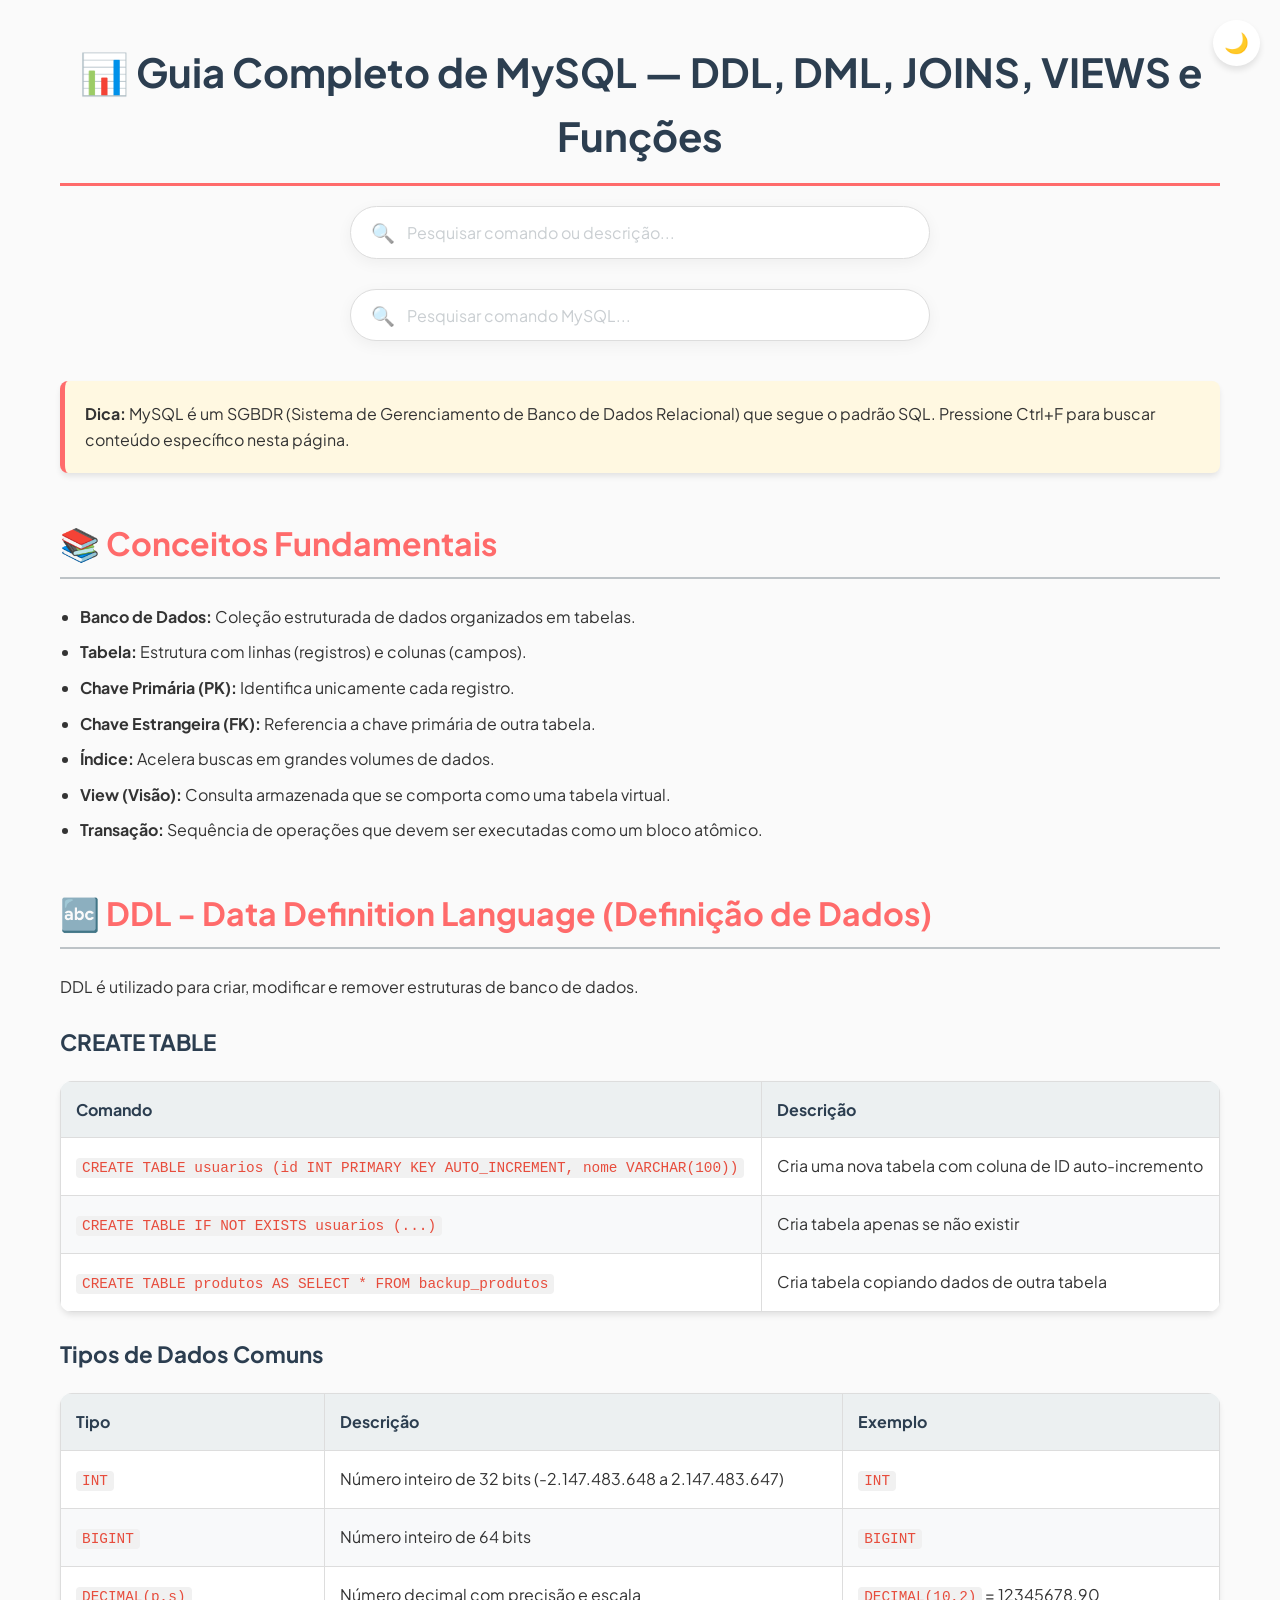
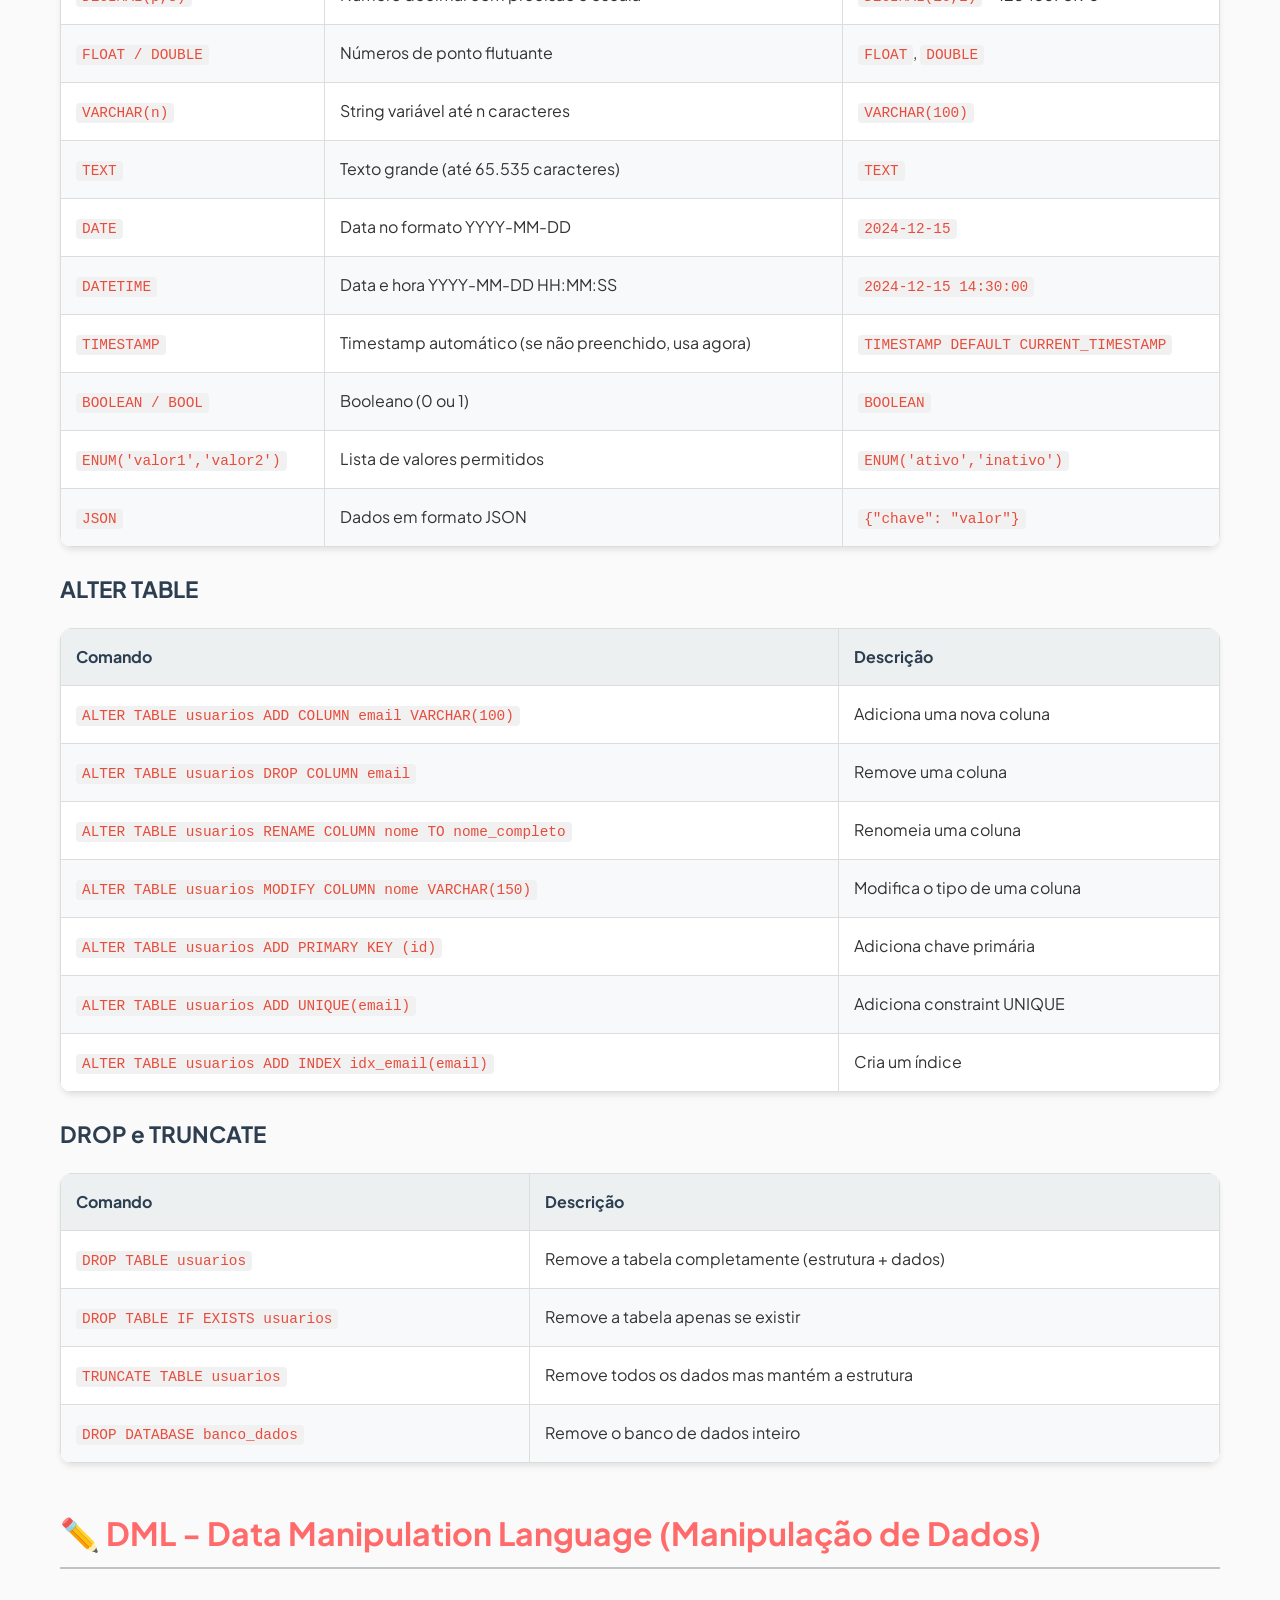
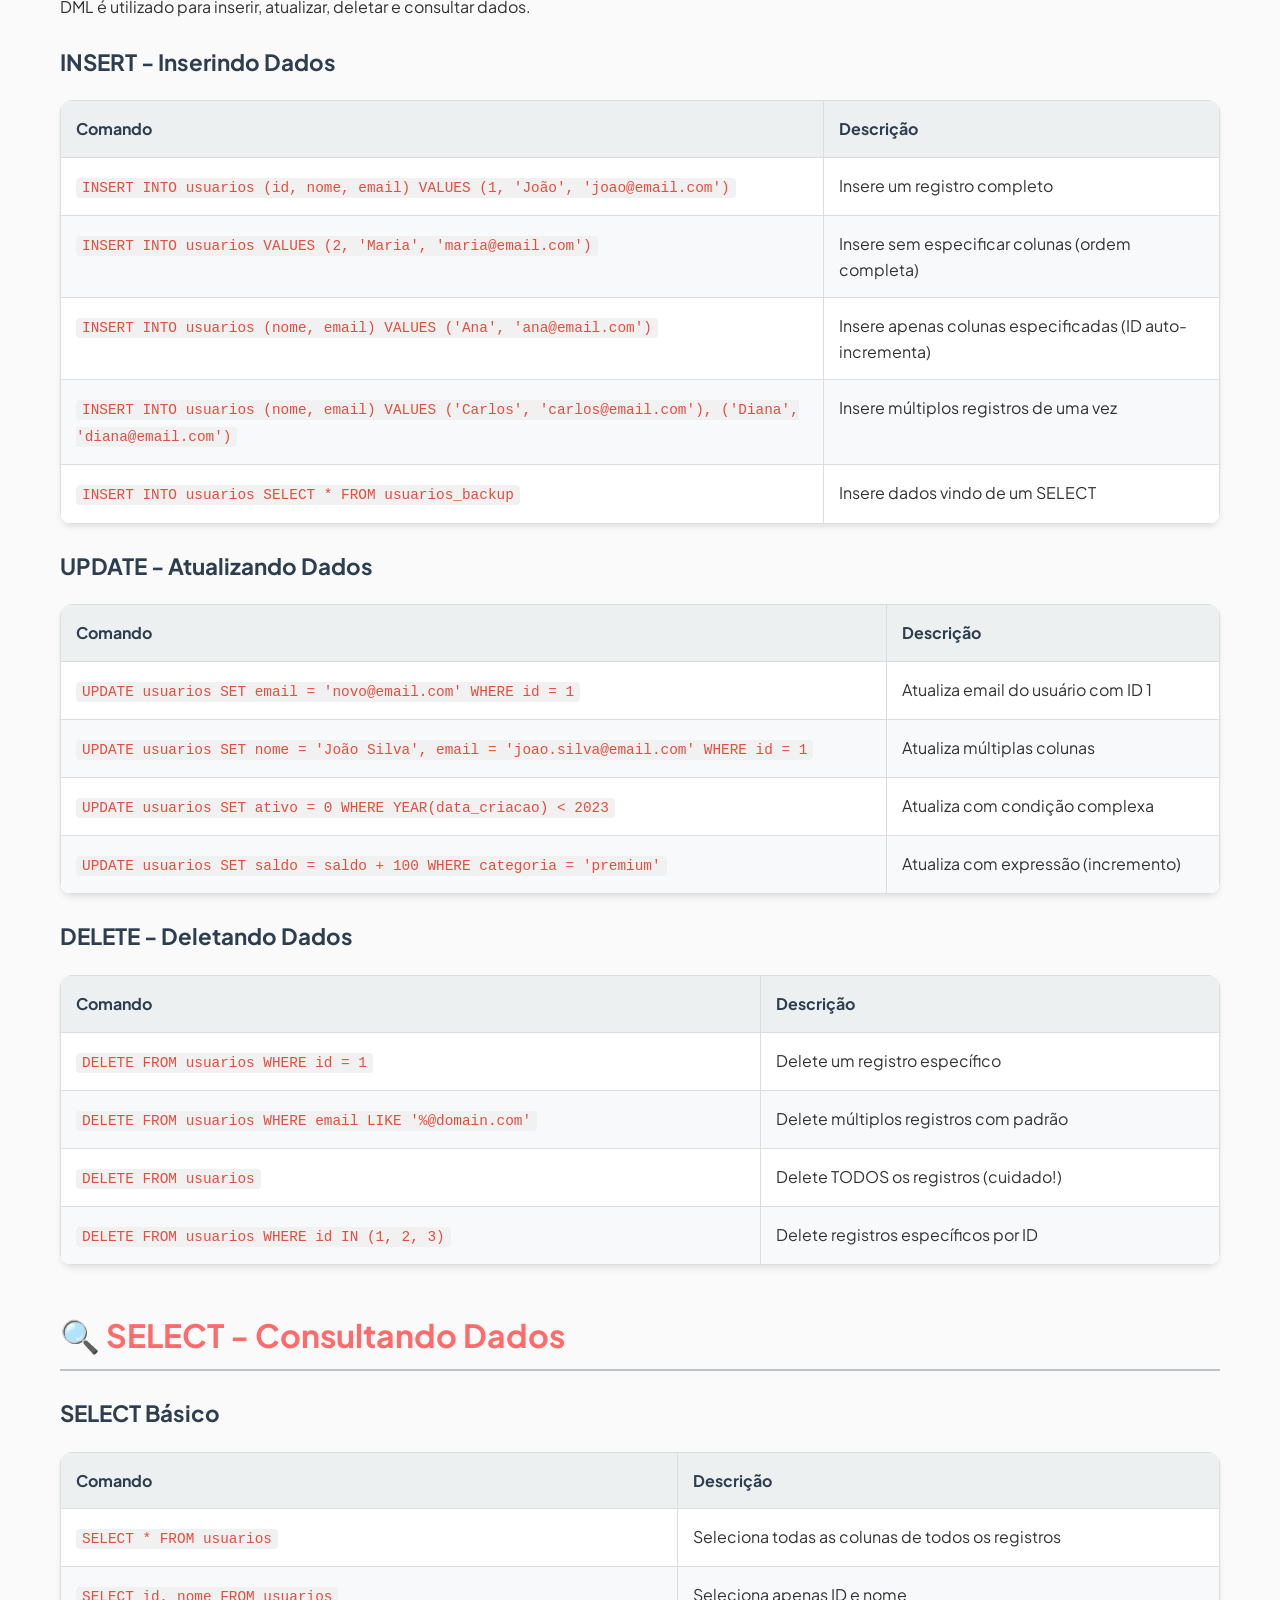
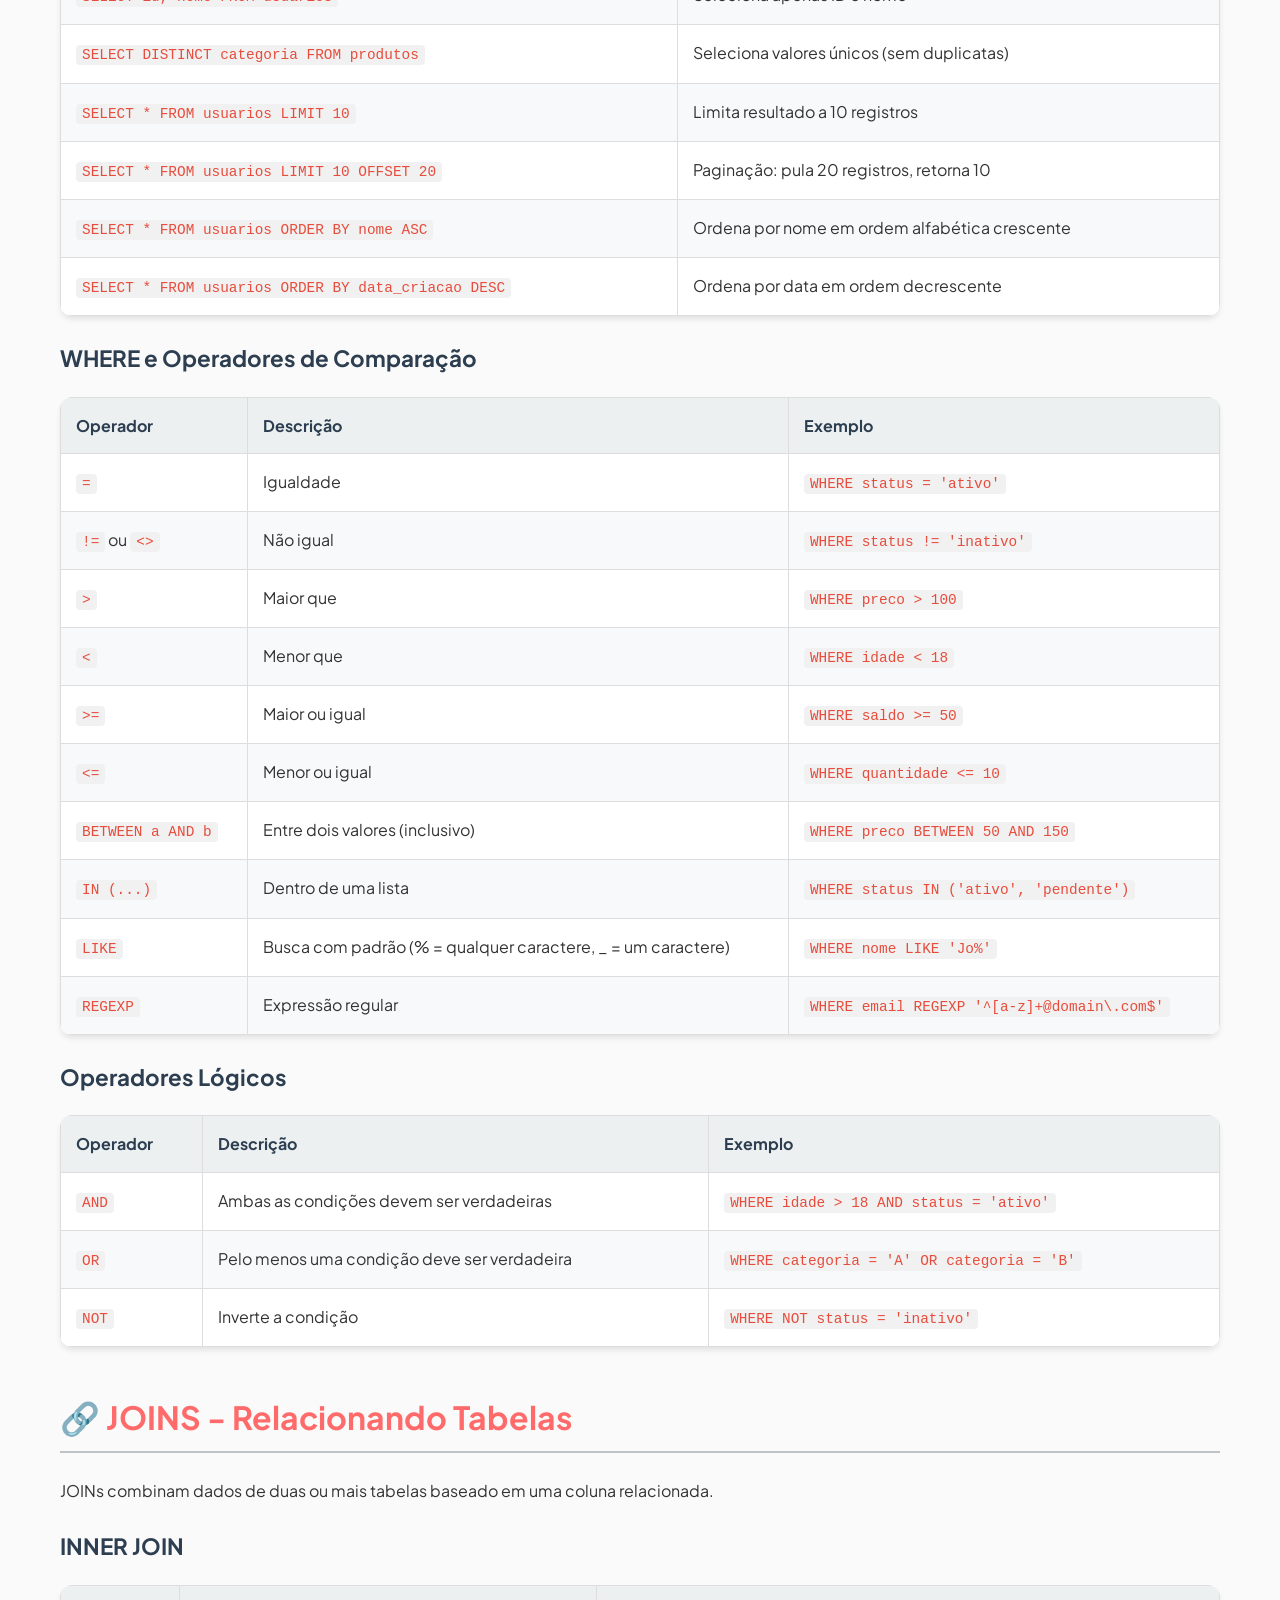
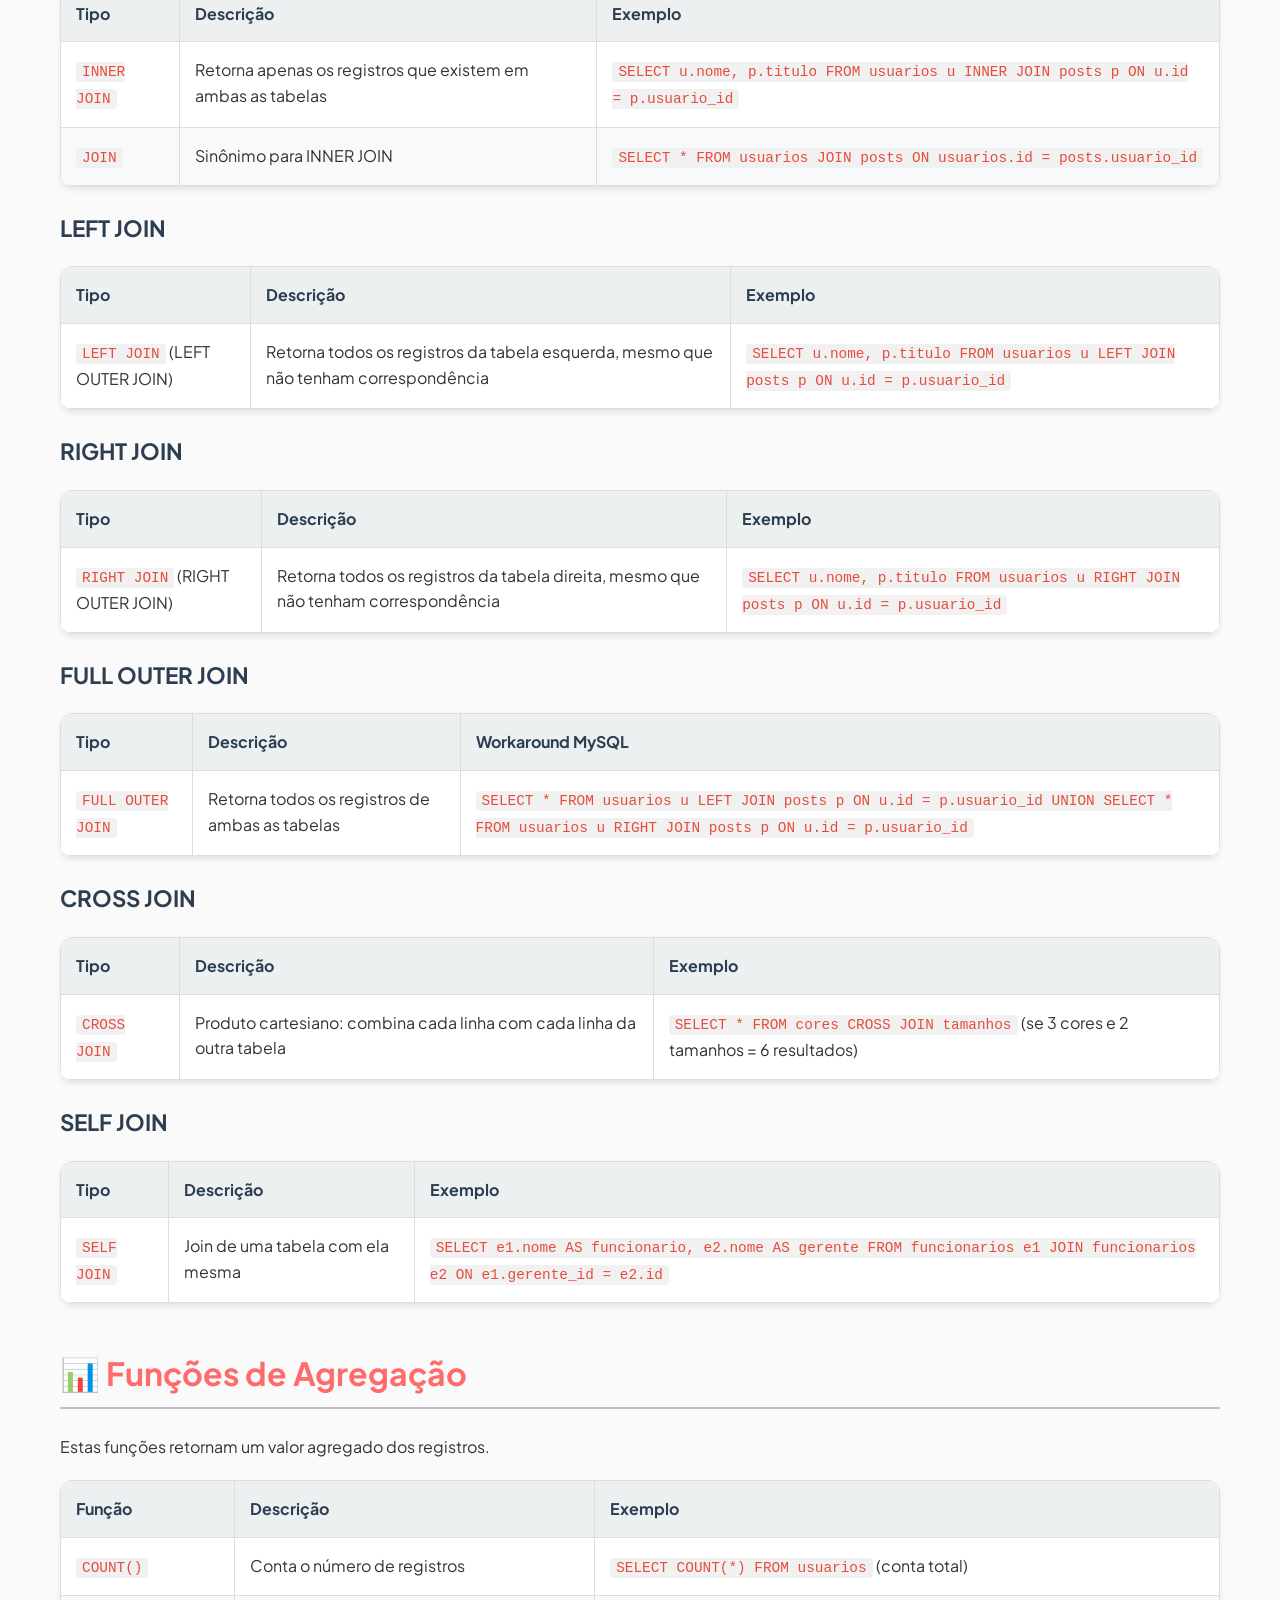
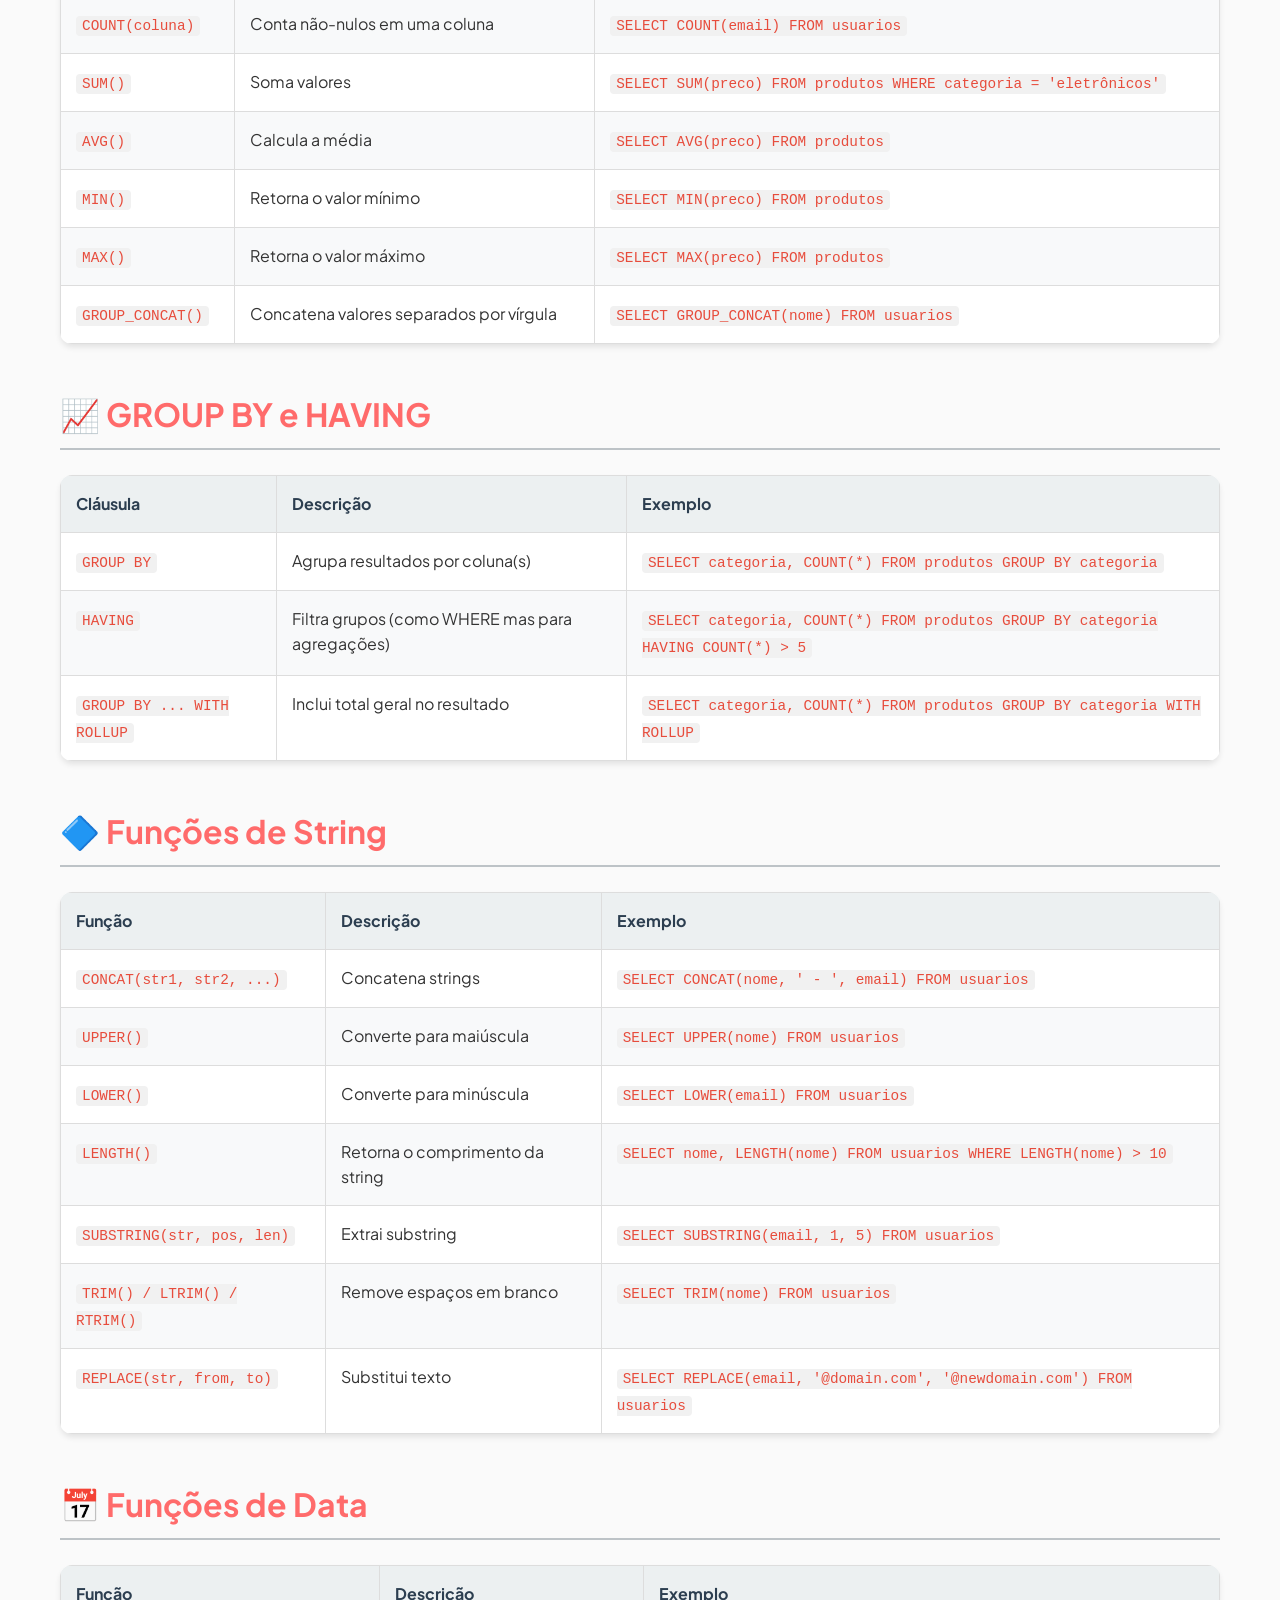
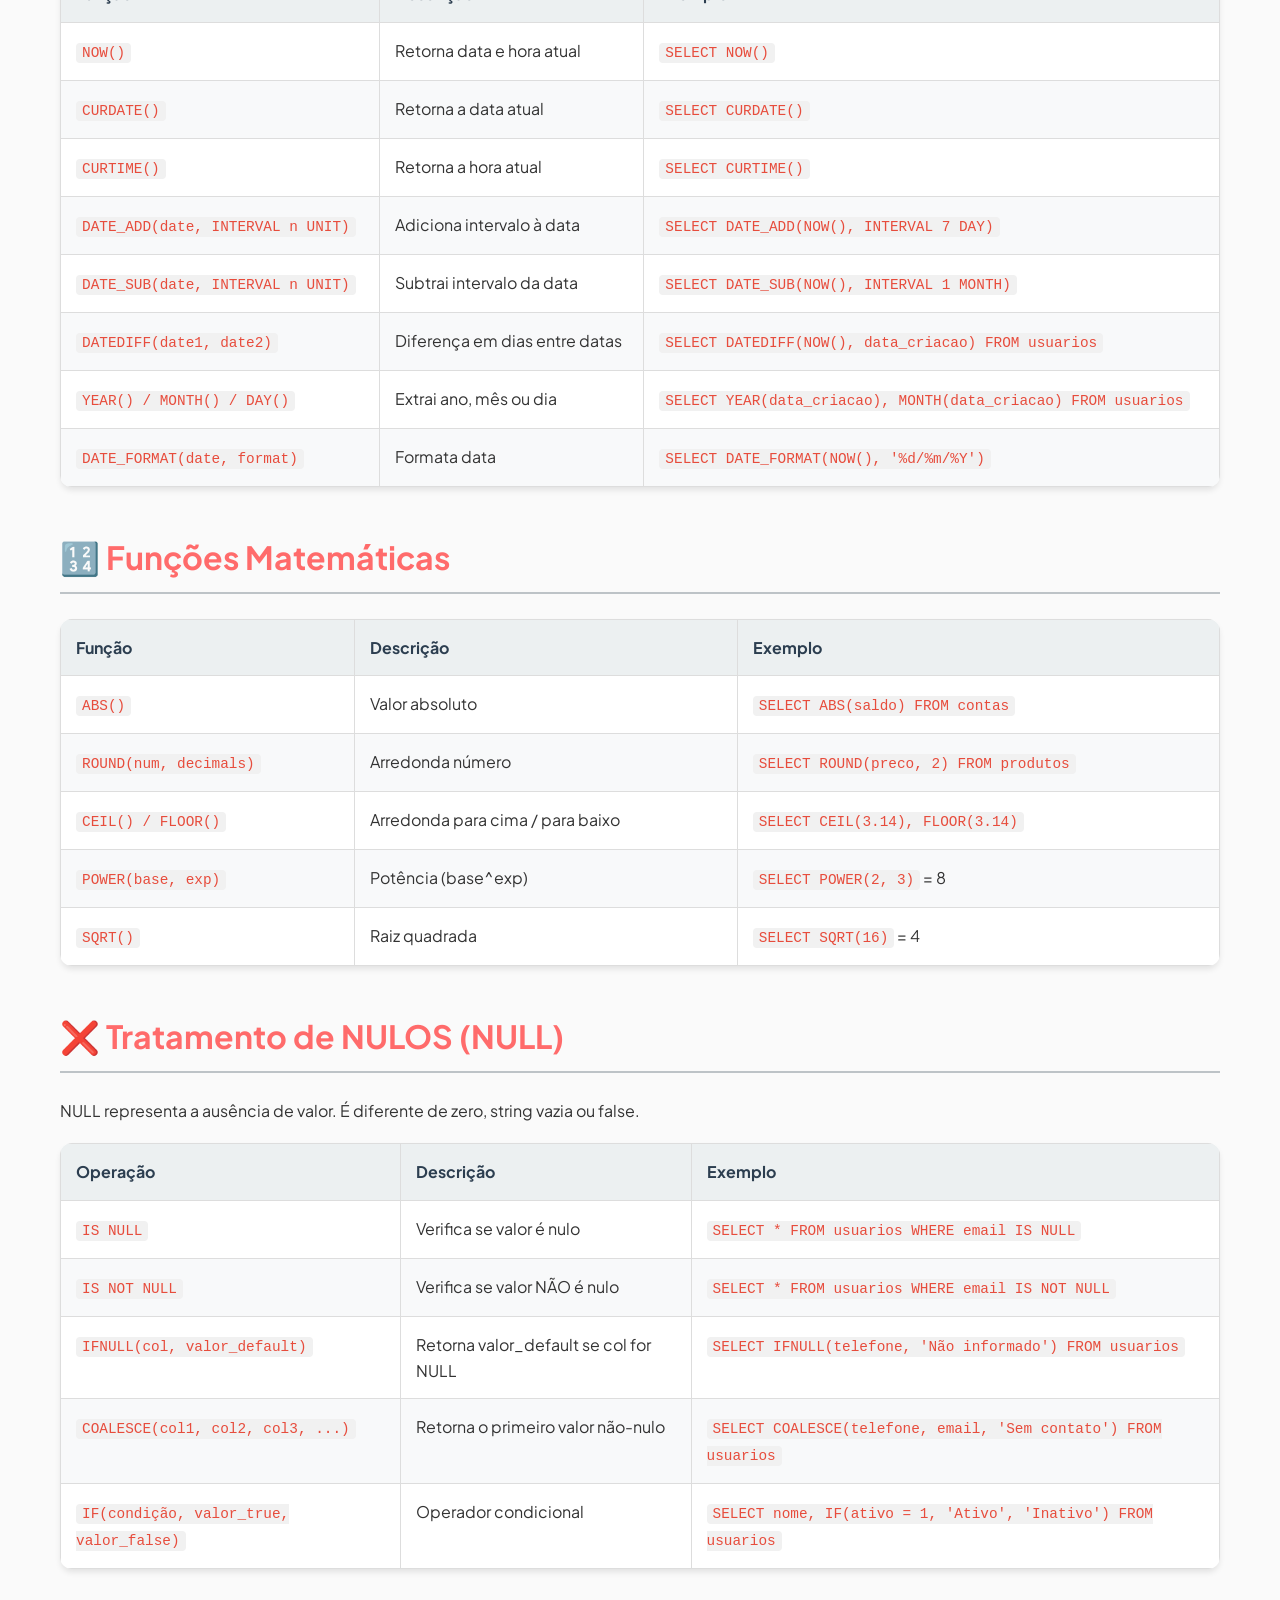
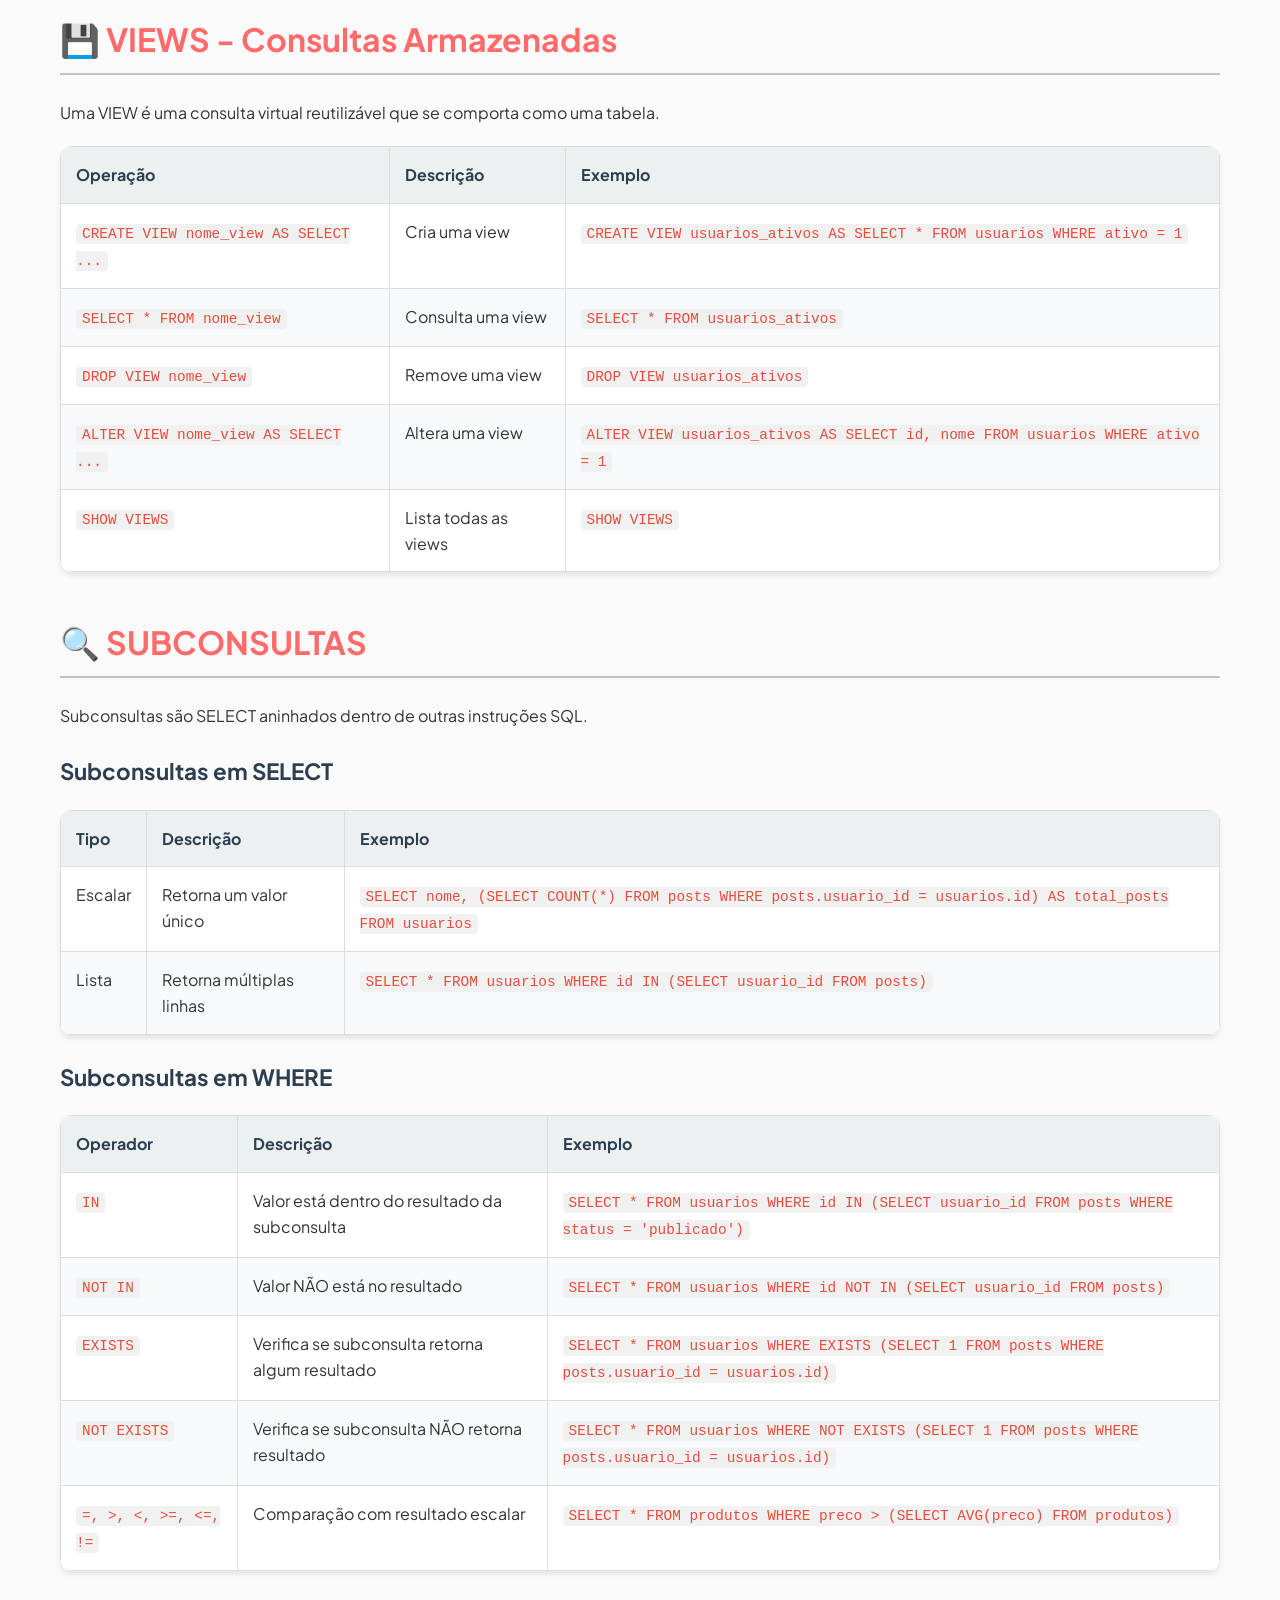
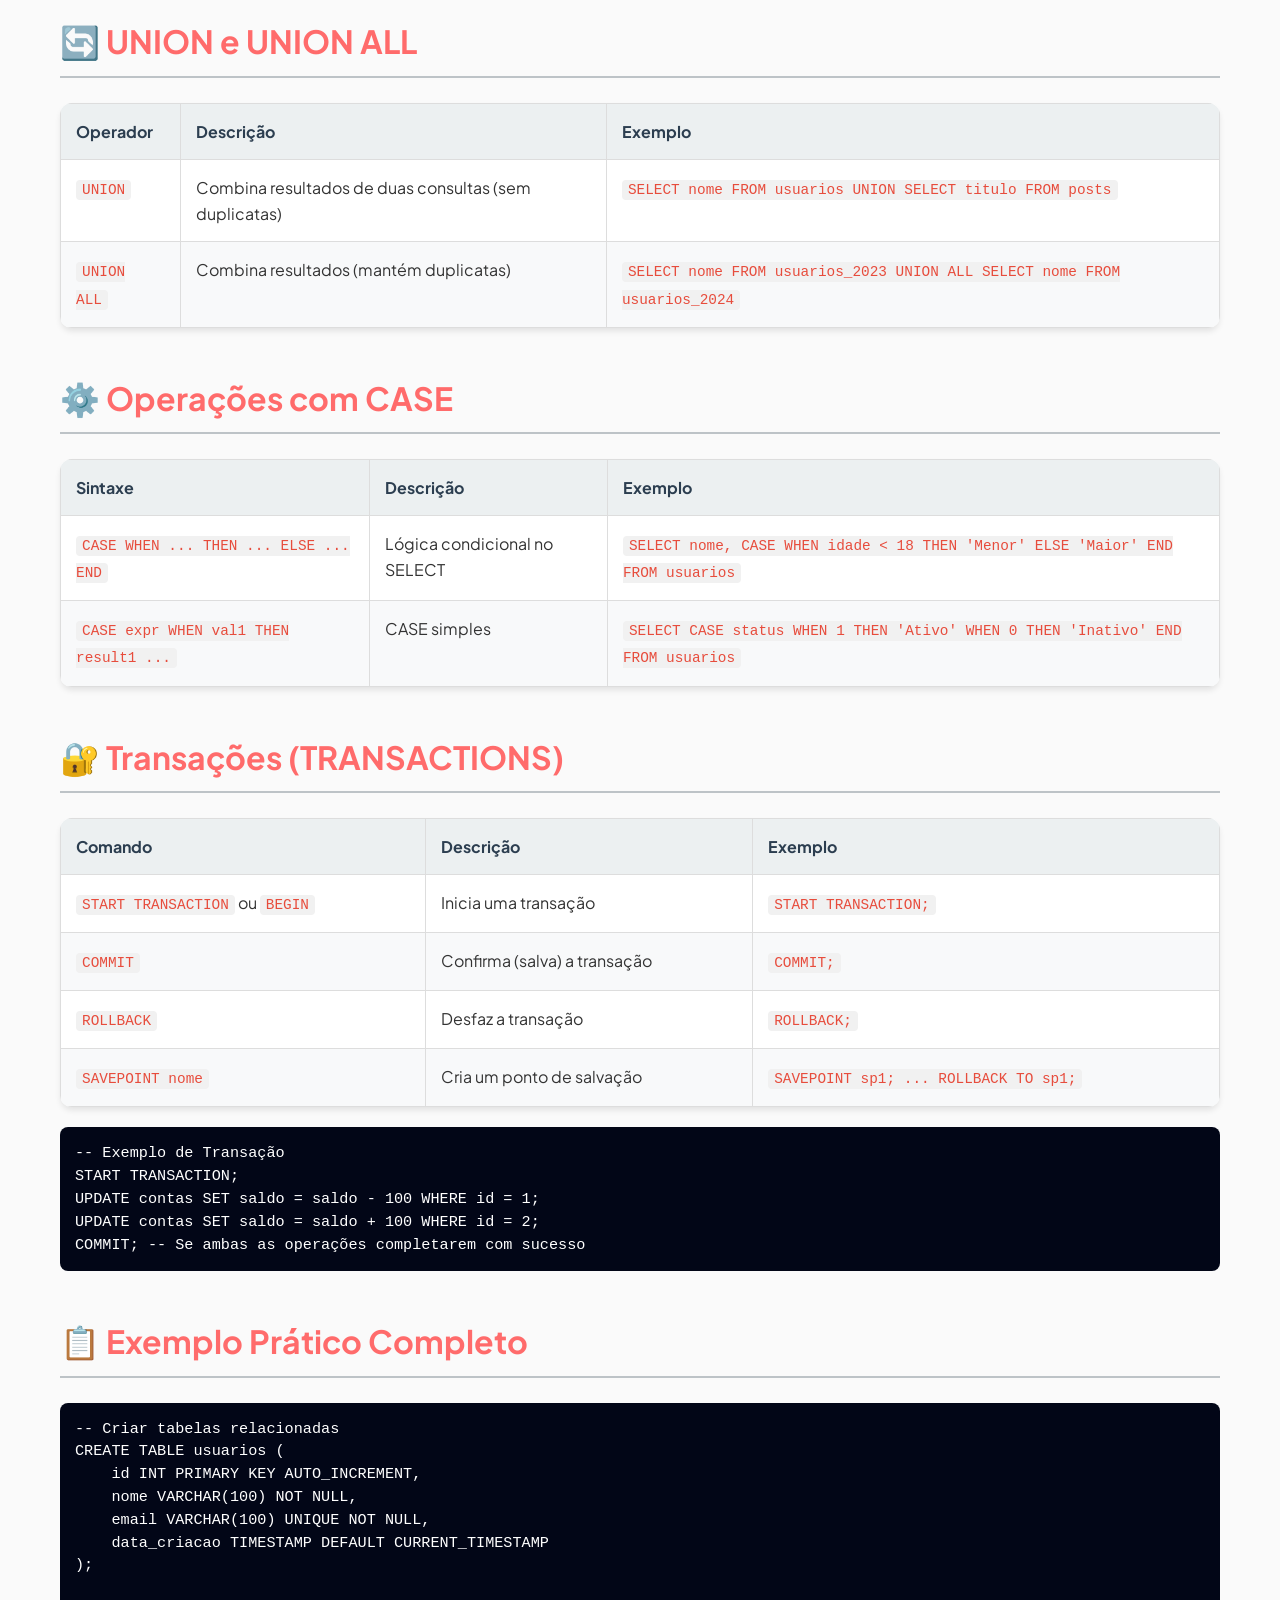
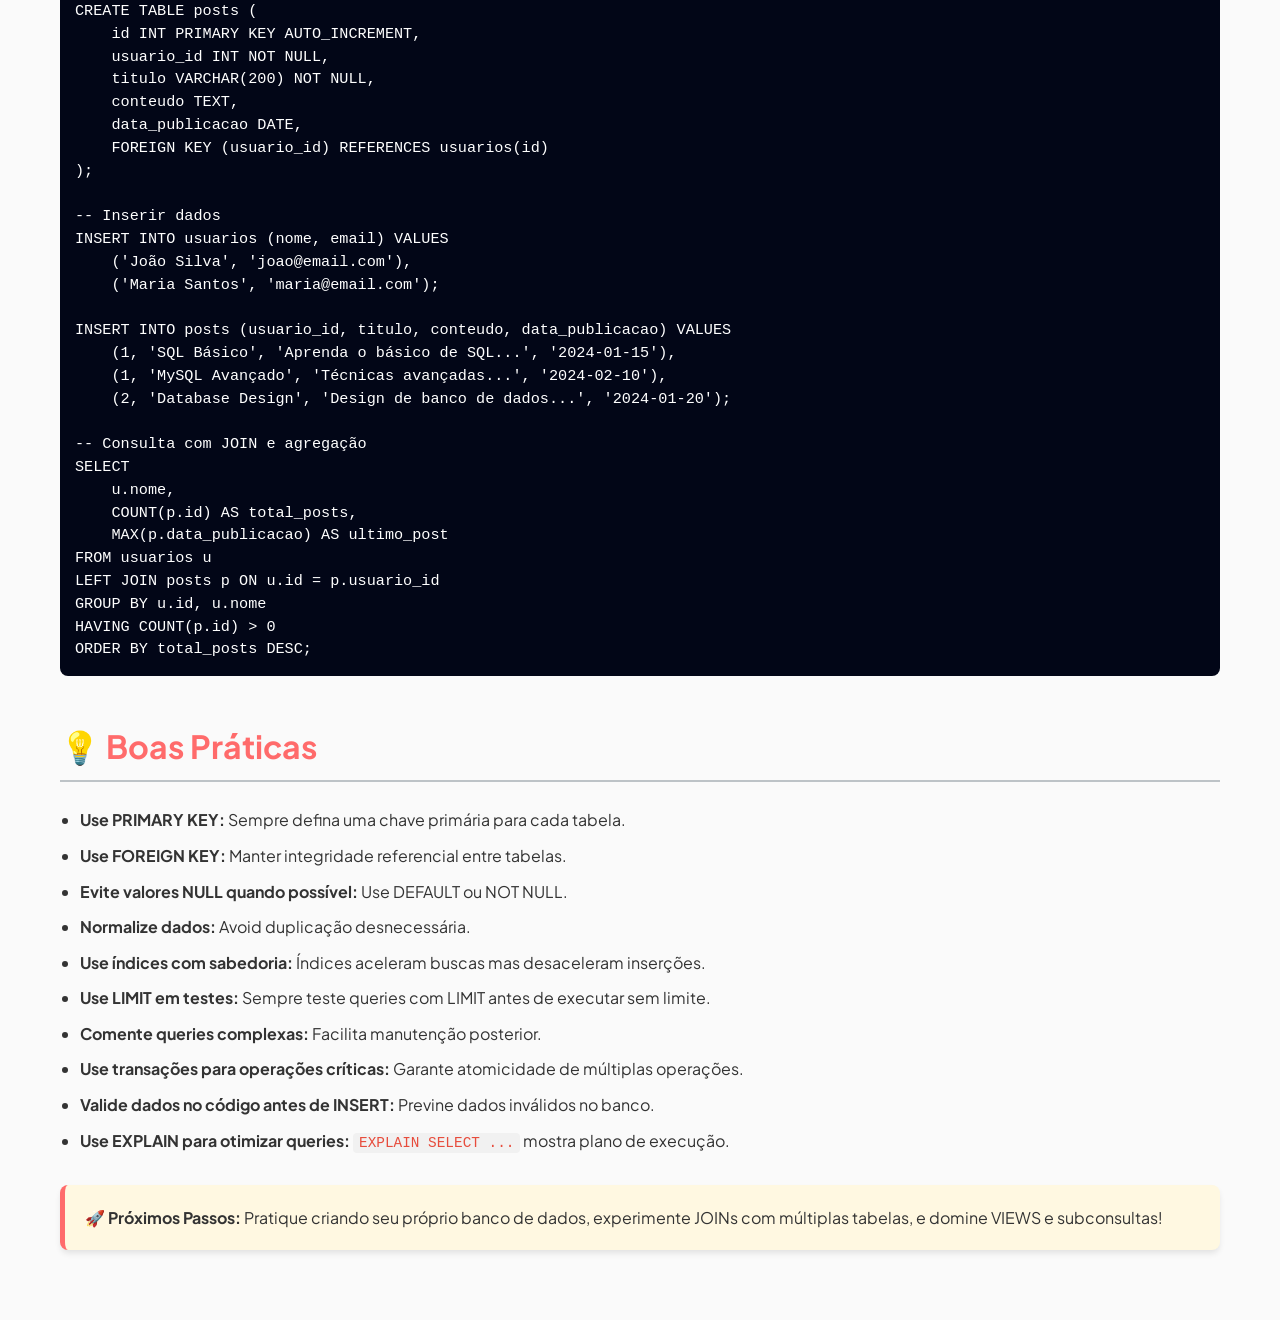
<file: pages/comandosMySQL.html>
<!doctype html>
<html lang="pt-BR">

<head>
	<meta charset="UTF-8" />
	<meta name="viewport" content="width=device-width, initial-scale=1.0" />
	<link rel="stylesheet" href="comandosMySQL.css">
	<title>Guia Completo de MySQL — DDL, DML, JOINS, VIEWS e Funções</title>
</head>

<body>
	<h1><a href="../index.html">📊 Guia Completo de MySQL — DDL, DML, JOINS, VIEWS e Funções</a></h1>

	<div class="search-wrapper">
		<div class="search-box">
			<span class="search-icon">🔍</span>
			<input type="text" id="commandSearch" placeholder="Pesquisar comando MySQL..." />
		</div>
	</div>

	<div class="note">
		<strong>Dica:</strong> MySQL é um SGBDR (Sistema de Gerenciamento de Banco de Dados Relacional) que segue o padrão SQL. Pressione Ctrl+F para buscar conteúdo específico nesta página.
	</div>

	<h2>📚 Conceitos Fundamentais</h2>
	<ul>
		<li><strong>Banco de Dados:</strong> Coleção estruturada de dados organizados em tabelas.</li>
		<li><strong>Tabela:</strong> Estrutura com linhas (registros) e colunas (campos).</li>
		<li><strong>Chave Primária (PK):</strong> Identifica unicamente cada registro.</li>
		<li><strong>Chave Estrangeira (FK):</strong> Referencia a chave primária de outra tabela.</li>
		<li><strong>Índice:</strong> Acelera buscas em grandes volumes de dados.</li>
		<li><strong>View (Visão):</strong> Consulta armazenada que se comporta como uma tabela virtual.</li>
		<li><strong>Transação:</strong> Sequência de operações que devem ser executadas como um bloco atômico.</li>
	</ul>

	<h2>🔤 DDL - Data Definition Language (Definição de Dados)</h2>
	<p>DDL é utilizado para criar, modificar e remover estruturas de banco de dados.</p>

	<h3>CREATE TABLE</h3>
	<table>
		<thead>
			<tr>
				<th>Comando</th>
				<th>Descrição</th>
			</tr>
		</thead>
		<tbody>
			<tr>
				<td><code>CREATE TABLE usuarios (id INT PRIMARY KEY AUTO_INCREMENT, nome VARCHAR(100))</code></td>
				<td>Cria uma nova tabela com coluna de ID auto-incremento</td>
			</tr>
			<tr>
				<td><code>CREATE TABLE IF NOT EXISTS usuarios (...)</code></td>
				<td>Cria tabela apenas se não existir</td>
			</tr>
			<tr>
				<td><code>CREATE TABLE produtos AS SELECT * FROM backup_produtos</code></td>
				<td>Cria tabela copiando dados de outra tabela</td>
			</tr>
		</tbody>
	</table>

	<h3>Tipos de Dados Comuns</h3>
	<table>
		<thead>
			<tr>
				<th>Tipo</th>
				<th>Descrição</th>
				<th>Exemplo</th>
			</tr>
		</thead>
		<tbody>
			<tr>
				<td><code>INT</code></td>
				<td>Número inteiro de 32 bits (-2.147.483.648 a 2.147.483.647)</td>
				<td><code>INT</code></td>
			</tr>
			<tr>
				<td><code>BIGINT</code></td>
				<td>Número inteiro de 64 bits</td>
				<td><code>BIGINT</code></td>
			</tr>
			<tr>
				<td><code>DECIMAL(p,s)</code></td>
				<td>Número decimal com precisão e escala</td>
				<td><code>DECIMAL(10,2)</code> = 12345678.90</td>
			</tr>
			<tr>
				<td><code>FLOAT / DOUBLE</code></td>
				<td>Números de ponto flutuante</td>
				<td><code>FLOAT</code>, <code>DOUBLE</code></td>
			</tr>
			<tr>
				<td><code>VARCHAR(n)</code></td>
				<td>String variável até n caracteres</td>
				<td><code>VARCHAR(100)</code></td>
			</tr>
			<tr>
				<td><code>TEXT</code></td>
				<td>Texto grande (até 65.535 caracteres)</td>
				<td><code>TEXT</code></td>
			</tr>
			<tr>
				<td><code>DATE</code></td>
				<td>Data no formato YYYY-MM-DD</td>
				<td><code>2024-12-15</code></td>
			</tr>
			<tr>
				<td><code>DATETIME</code></td>
				<td>Data e hora YYYY-MM-DD HH:MM:SS</td>
				<td><code>2024-12-15 14:30:00</code></td>
			</tr>
			<tr>
				<td><code>TIMESTAMP</code></td>
				<td>Timestamp automático (se não preenchido, usa agora)</td>
				<td><code>TIMESTAMP DEFAULT CURRENT_TIMESTAMP</code></td>
			</tr>
			<tr>
				<td><code>BOOLEAN / BOOL</code></td>
				<td>Booleano (0 ou 1)</td>
				<td><code>BOOLEAN</code></td>
			</tr>
			<tr>
				<td><code>ENUM('valor1','valor2')</code></td>
				<td>Lista de valores permitidos</td>
				<td><code>ENUM('ativo','inativo')</code></td>
			</tr>
			<tr>
				<td><code>JSON</code></td>
				<td>Dados em formato JSON</td>
				<td><code>{"chave": "valor"}</code></td>
			</tr>
		</tbody>
	</table>

	<h3>ALTER TABLE</h3>
	<table>
		<thead>
			<tr>
				<th>Comando</th>
				<th>Descrição</th>
			</tr>
		</thead>
		<tbody>
			<tr>
				<td><code>ALTER TABLE usuarios ADD COLUMN email VARCHAR(100)</code></td>
				<td>Adiciona uma nova coluna</td>
			</tr>
			<tr>
				<td><code>ALTER TABLE usuarios DROP COLUMN email</code></td>
				<td>Remove uma coluna</td>
			</tr>
			<tr>
				<td><code>ALTER TABLE usuarios RENAME COLUMN nome TO nome_completo</code></td>
				<td>Renomeia uma coluna</td>
			</tr>
			<tr>
				<td><code>ALTER TABLE usuarios MODIFY COLUMN nome VARCHAR(150)</code></td>
				<td>Modifica o tipo de uma coluna</td>
			</tr>
			<tr>
				<td><code>ALTER TABLE usuarios ADD PRIMARY KEY (id)</code></td>
				<td>Adiciona chave primária</td>
			</tr>
			<tr>
				<td><code>ALTER TABLE usuarios ADD UNIQUE(email)</code></td>
				<td>Adiciona constraint UNIQUE</td>
			</tr>
			<tr>
				<td><code>ALTER TABLE usuarios ADD INDEX idx_email(email)</code></td>
				<td>Cria um índice</td>
			</tr>
		</tbody>
	</table>

	<h3>DROP e TRUNCATE</h3>
	<table>
		<thead>
			<tr>
				<th>Comando</th>
				<th>Descrição</th>
			</tr>
		</thead>
		<tbody>
			<tr>
				<td><code>DROP TABLE usuarios</code></td>
				<td>Remove a tabela completamente (estrutura + dados)</td>
			</tr>
			<tr>
				<td><code>DROP TABLE IF EXISTS usuarios</code></td>
				<td>Remove a tabela apenas se existir</td>
			</tr>
			<tr>
				<td><code>TRUNCATE TABLE usuarios</code></td>
				<td>Remove todos os dados mas mantém a estrutura</td>
			</tr>
			<tr>
				<td><code>DROP DATABASE banco_dados</code></td>
				<td>Remove o banco de dados inteiro</td>
			</tr>
		</tbody>
	</table>

	<h2>✏️ DML - Data Manipulation Language (Manipulação de Dados)</h2>
	<p>DML é utilizado para inserir, atualizar, deletar e consultar dados.</p>

	<h3>INSERT - Inserindo Dados</h3>
	<table>
		<thead>
			<tr>
				<th>Comando</th>
				<th>Descrição</th>
			</tr>
		</thead>
		<tbody>
			<tr>
				<td><code>INSERT INTO usuarios (id, nome, email) VALUES (1, 'João', 'joao@email.com')</code></td>
				<td>Insere um registro completo</td>
			</tr>
			<tr>
				<td><code>INSERT INTO usuarios VALUES (2, 'Maria', 'maria@email.com')</code></td>
				<td>Insere sem especificar colunas (ordem completa)</td>
			</tr>
			<tr>
				<td><code>INSERT INTO usuarios (nome, email) VALUES ('Ana', 'ana@email.com')</code></td>
				<td>Insere apenas colunas especificadas (ID auto-incrementa)</td>
			</tr>
			<tr>
				<td><code>INSERT INTO usuarios (nome, email) VALUES ('Carlos', 'carlos@email.com'), ('Diana', 'diana@email.com')</code></td>
				<td>Insere múltiplos registros de uma vez</td>
			</tr>
			<tr>
				<td><code>INSERT INTO usuarios SELECT * FROM usuarios_backup</code></td>
				<td>Insere dados vindo de um SELECT</td>
			</tr>
		</tbody>
	</table>

	<h3>UPDATE - Atualizando Dados</h3>
	<table>
		<thead>
			<tr>
				<th>Comando</th>
				<th>Descrição</th>
			</tr>
		</thead>
		<tbody>
			<tr>
				<td><code>UPDATE usuarios SET email = 'novo@email.com' WHERE id = 1</code></td>
				<td>Atualiza email do usuário com ID 1</td>
			</tr>
			<tr>
				<td><code>UPDATE usuarios SET nome = 'João Silva', email = 'joao.silva@email.com' WHERE id = 1</code></td>
				<td>Atualiza múltiplas colunas</td>
			</tr>
			<tr>
				<td><code>UPDATE usuarios SET ativo = 0 WHERE YEAR(data_criacao) < 2023</code></td>
				<td>Atualiza com condição complexa</td>
			</tr>
			<tr>
				<td><code>UPDATE usuarios SET saldo = saldo + 100 WHERE categoria = 'premium'</code></td>
				<td>Atualiza com expressão (incremento)</td>
			</tr>
		</tbody>
	</table>

	<h3>DELETE - Deletando Dados</h3>
	<table>
		<thead>
			<tr>
				<th>Comando</th>
				<th>Descrição</th>
			</tr>
		</thead>
		<tbody>
			<tr>
				<td><code>DELETE FROM usuarios WHERE id = 1</code></td>
				<td>Delete um registro específico</td>
			</tr>
			<tr>
				<td><code>DELETE FROM usuarios WHERE email LIKE '%@domain.com'</code></td>
				<td>Delete múltiplos registros com padrão</td>
			</tr>
			<tr>
				<td><code>DELETE FROM usuarios</code></td>
				<td>Delete TODOS os registros (cuidado!)</td>
			</tr>
			<tr>
				<td><code>DELETE FROM usuarios WHERE id IN (1, 2, 3)</code></td>
				<td>Delete registros específicos por ID</td>
			</tr>
		</tbody>
	</table>

	<h2>🔍 SELECT - Consultando Dados</h2>

	<h3>SELECT Básico</h3>
	<table>
		<thead>
			<tr>
				<th>Comando</th>
				<th>Descrição</th>
			</tr>
		</thead>
		<tbody>
			<tr>
				<td><code>SELECT * FROM usuarios</code></td>
				<td>Seleciona todas as colunas de todos os registros</td>
			</tr>
			<tr>
				<td><code>SELECT id, nome FROM usuarios</code></td>
				<td>Seleciona apenas ID e nome</td>
			</tr>
			<tr>
				<td><code>SELECT DISTINCT categoria FROM produtos</code></td>
				<td>Seleciona valores únicos (sem duplicatas)</td>
			</tr>
			<tr>
				<td><code>SELECT * FROM usuarios LIMIT 10</code></td>
				<td>Limita resultado a 10 registros</td>
			</tr>
			<tr>
				<td><code>SELECT * FROM usuarios LIMIT 10 OFFSET 20</code></td>
				<td>Paginação: pula 20 registros, retorna 10</td>
			</tr>
			<tr>
				<td><code>SELECT * FROM usuarios ORDER BY nome ASC</code></td>
				<td>Ordena por nome em ordem alfabética crescente</td>
			</tr>
			<tr>
				<td><code>SELECT * FROM usuarios ORDER BY data_criacao DESC</code></td>
				<td>Ordena por data em ordem decrescente</td>
			</tr>
		</tbody>
	</table>

	<h3>WHERE e Operadores de Comparação</h3>
	<table>
		<thead>
			<tr>
				<th>Operador</th>
				<th>Descrição</th>
				<th>Exemplo</th>
			</tr>
		</thead>
		<tbody>
			<tr>
				<td><code>=</code></td>
				<td>Igualdade</td>
				<td><code>WHERE status = 'ativo'</code></td>
			</tr>
			<tr>
				<td><code>!=</code> ou <code><></code></td>
				<td>Não igual</td>
				<td><code>WHERE status != 'inativo'</code></td>
			</tr>
			<tr>
				<td><code>></code></td>
				<td>Maior que</td>
				<td><code>WHERE preco > 100</code></td>
			</tr>
			<tr>
				<td><code><</code></td>
				<td>Menor que</td>
				<td><code>WHERE idade < 18</code></td>
			</tr>
			<tr>
				<td><code>>=</code></td>
				<td>Maior ou igual</td>
				<td><code>WHERE saldo >= 50</code></td>
			</tr>
			<tr>
				<td><code><=</code></td>
				<td>Menor ou igual</td>
				<td><code>WHERE quantidade <= 10</code></td>
			</tr>
			<tr>
				<td><code>BETWEEN a AND b</code></td>
				<td>Entre dois valores (inclusivo)</td>
				<td><code>WHERE preco BETWEEN 50 AND 150</code></td>
			</tr>
			<tr>
				<td><code>IN (...)</code></td>
				<td>Dentro de uma lista</td>
				<td><code>WHERE status IN ('ativo', 'pendente')</code></td>
			</tr>
			<tr>
				<td><code>LIKE</code></td>
				<td>Busca com padrão (% = qualquer caractere, _ = um caractere)</td>
				<td><code>WHERE nome LIKE 'Jo%'</code></td>
			</tr>
			<tr>
				<td><code>REGEXP</code></td>
				<td>Expressão regular</td>
				<td><code>WHERE email REGEXP '^[a-z]+@domain\.com$'</code></td>
			</tr>
		</tbody>
	</table>

	<h3>Operadores Lógicos</h3>
	<table>
		<thead>
			<tr>
				<th>Operador</th>
				<th>Descrição</th>
				<th>Exemplo</th>
			</tr>
		</thead>
		<tbody>
			<tr>
				<td><code>AND</code></td>
				<td>Ambas as condições devem ser verdadeiras</td>
				<td><code>WHERE idade > 18 AND status = 'ativo'</code></td>
			</tr>
			<tr>
				<td><code>OR</code></td>
				<td>Pelo menos uma condição deve ser verdadeira</td>
				<td><code>WHERE categoria = 'A' OR categoria = 'B'</code></td>
			</tr>
			<tr>
				<td><code>NOT</code></td>
				<td>Inverte a condição</td>
				<td><code>WHERE NOT status = 'inativo'</code></td>
			</tr>
		</tbody>
	</table>

	<h2>🔗 JOINS - Relacionando Tabelas</h2>
	<p>JOINs combinam dados de duas ou mais tabelas baseado em uma coluna relacionada.</p>

	<h3>INNER JOIN</h3>
	<table>
		<thead>
			<tr>
				<th>Tipo</th>
				<th>Descrição</th>
				<th>Exemplo</th>
			</tr>
		</thead>
		<tbody>
			<tr>
				<td><code>INNER JOIN</code></td>
				<td>Retorna apenas os registros que existem em ambas as tabelas</td>
				<td><code>SELECT u.nome, p.titulo FROM usuarios u INNER JOIN posts p ON u.id = p.usuario_id</code></td>
			</tr>
			<tr>
				<td><code>JOIN</code></td>
				<td>Sinônimo para INNER JOIN</td>
				<td><code>SELECT * FROM usuarios JOIN posts ON usuarios.id = posts.usuario_id</code></td>
			</tr>
		</tbody>
	</table>

	<h3>LEFT JOIN</h3>
	<table>
		<thead>
			<tr>
				<th>Tipo</th>
				<th>Descrição</th>
				<th>Exemplo</th>
			</tr>
		</thead>
		<tbody>
			<tr>
				<td><code>LEFT JOIN</code> (LEFT OUTER JOIN)</td>
				<td>Retorna todos os registros da tabela esquerda, mesmo que não tenham correspondência</td>
				<td><code>SELECT u.nome, p.titulo FROM usuarios u LEFT JOIN posts p ON u.id = p.usuario_id</code></td>
			</tr>
		</tbody>
	</table>

	<h3>RIGHT JOIN</h3>
	<table>
		<thead>
			<tr>
				<th>Tipo</th>
				<th>Descrição</th>
				<th>Exemplo</th>
			</tr>
		</thead>
		<tbody>
			<tr>
				<td><code>RIGHT JOIN</code> (RIGHT OUTER JOIN)</td>
				<td>Retorna todos os registros da tabela direita, mesmo que não tenham correspondência</td>
				<td><code>SELECT u.nome, p.titulo FROM usuarios u RIGHT JOIN posts p ON u.id = p.usuario_id</code></td>
			</tr>
		</tbody>
	</table>

	<h3>FULL OUTER JOIN</h3>
	<table>
		<thead>
			<tr>
				<th>Tipo</th>
				<th>Descrição</th>
				<th>Workaround MySQL</th>
			</tr>
		</thead>
		<tbody>
			<tr>
				<td><code>FULL OUTER JOIN</code></td>
				<td>Retorna todos os registros de ambas as tabelas</td>
				<td><code>SELECT * FROM usuarios u LEFT JOIN posts p ON u.id = p.usuario_id UNION SELECT * FROM usuarios u RIGHT JOIN posts p ON u.id = p.usuario_id</code></td>
			</tr>
		</tbody>
	</table>

	<h3>CROSS JOIN</h3>
	<table>
		<thead>
			<tr>
				<th>Tipo</th>
				<th>Descrição</th>
				<th>Exemplo</th>
			</tr>
		</thead>
		<tbody>
			<tr>
				<td><code>CROSS JOIN</code></td>
				<td>Produto cartesiano: combina cada linha com cada linha da outra tabela</td>
				<td><code>SELECT * FROM cores CROSS JOIN tamanhos</code> (se 3 cores e 2 tamanhos = 6 resultados)</td>
			</tr>
		</tbody>
	</table>

	<h3>SELF JOIN</h3>
	<table>
		<thead>
			<tr>
				<th>Tipo</th>
				<th>Descrição</th>
				<th>Exemplo</th>
			</tr>
		</thead>
		<tbody>
			<tr>
				<td><code>SELF JOIN</code></td>
				<td>Join de uma tabela com ela mesma</td>
				<td><code>SELECT e1.nome AS funcionario, e2.nome AS gerente FROM funcionarios e1 JOIN funcionarios e2 ON e1.gerente_id = e2.id</code></td>
			</tr>
		</tbody>
	</table>

	<h2>📊 Funções de Agregação</h2>
	<p>Estas funções retornam um valor agregado dos registros.</p>

	<table>
		<thead>
			<tr>
				<th>Função</th>
				<th>Descrição</th>
				<th>Exemplo</th>
			</tr>
		</thead>
		<tbody>
			<tr>
				<td><code>COUNT()</code></td>
				<td>Conta o número de registros</td>
				<td><code>SELECT COUNT(*) FROM usuarios</code> (conta total)</td>
			</tr>
			<tr>
				<td><code>COUNT(coluna)</code></td>
				<td>Conta não-nulos em uma coluna</td>
				<td><code>SELECT COUNT(email) FROM usuarios</code></td>
			</tr>
			<tr>
				<td><code>SUM()</code></td>
				<td>Soma valores</td>
				<td><code>SELECT SUM(preco) FROM produtos WHERE categoria = 'eletrônicos'</code></td>
			</tr>
			<tr>
				<td><code>AVG()</code></td>
				<td>Calcula a média</td>
				<td><code>SELECT AVG(preco) FROM produtos</code></td>
			</tr>
			<tr>
				<td><code>MIN()</code></td>
				<td>Retorna o valor mínimo</td>
				<td><code>SELECT MIN(preco) FROM produtos</code></td>
			</tr>
			<tr>
				<td><code>MAX()</code></td>
				<td>Retorna o valor máximo</td>
				<td><code>SELECT MAX(preco) FROM produtos</code></td>
			</tr>
			<tr>
				<td><code>GROUP_CONCAT()</code></td>
				<td>Concatena valores separados por vírgula</td>
				<td><code>SELECT GROUP_CONCAT(nome) FROM usuarios</code></td>
			</tr>
		</tbody>
	</table>

	<h2>📈 GROUP BY e HAVING</h2>
	<table>
		<thead>
			<tr>
				<th>Cláusula</th>
				<th>Descrição</th>
				<th>Exemplo</th>
			</tr>
		</thead>
		<tbody>
			<tr>
				<td><code>GROUP BY</code></td>
				<td>Agrupa resultados por coluna(s)</td>
				<td><code>SELECT categoria, COUNT(*) FROM produtos GROUP BY categoria</code></td>
			</tr>
			<tr>
				<td><code>HAVING</code></td>
				<td>Filtra grupos (como WHERE mas para agregações)</td>
				<td><code>SELECT categoria, COUNT(*) FROM produtos GROUP BY categoria HAVING COUNT(*) > 5</code></td>
			</tr>
			<tr>
				<td><code>GROUP BY ... WITH ROLLUP</code></td>
				<td>Inclui total geral no resultado</td>
				<td><code>SELECT categoria, COUNT(*) FROM produtos GROUP BY categoria WITH ROLLUP</code></td>
			</tr>
		</tbody>
	</table>

	<h2>🔷 Funções de String</h2>
	<table>
		<thead>
			<tr>
				<th>Função</th>
				<th>Descrição</th>
				<th>Exemplo</th>
			</tr>
		</thead>
		<tbody>
			<tr>
				<td><code>CONCAT(str1, str2, ...)</code></td>
				<td>Concatena strings</td>
				<td><code>SELECT CONCAT(nome, ' - ', email) FROM usuarios</code></td>
			</tr>
			<tr>
				<td><code>UPPER()</code></td>
				<td>Converte para maiúscula</td>
				<td><code>SELECT UPPER(nome) FROM usuarios</code></td>
			</tr>
			<tr>
				<td><code>LOWER()</code></td>
				<td>Converte para minúscula</td>
				<td><code>SELECT LOWER(email) FROM usuarios</code></td>
			</tr>
			<tr>
				<td><code>LENGTH()</code></td>
				<td>Retorna o comprimento da string</td>
				<td><code>SELECT nome, LENGTH(nome) FROM usuarios WHERE LENGTH(nome) > 10</code></td>
			</tr>
			<tr>
				<td><code>SUBSTRING(str, pos, len)</code></td>
				<td>Extrai substring</td>
				<td><code>SELECT SUBSTRING(email, 1, 5) FROM usuarios</code></td>
			</tr>
			<tr>
				<td><code>TRIM() / LTRIM() / RTRIM()</code></td>
				<td>Remove espaços em branco</td>
				<td><code>SELECT TRIM(nome) FROM usuarios</code></td>
			</tr>
			<tr>
				<td><code>REPLACE(str, from, to)</code></td>
				<td>Substitui texto</td>
				<td><code>SELECT REPLACE(email, '@domain.com', '@newdomain.com') FROM usuarios</code></td>
			</tr>
		</tbody>
	</table>

	<h2>📅 Funções de Data</h2>
	<table>
		<thead>
			<tr>
				<th>Função</th>
				<th>Descrição</th>
				<th>Exemplo</th>
			</tr>
		</thead>
		<tbody>
			<tr>
				<td><code>NOW()</code></td>
				<td>Retorna data e hora atual</td>
				<td><code>SELECT NOW()</code></td>
			</tr>
			<tr>
				<td><code>CURDATE()</code></td>
				<td>Retorna a data atual</td>
				<td><code>SELECT CURDATE()</code></td>
			</tr>
			<tr>
				<td><code>CURTIME()</code></td>
				<td>Retorna a hora atual</td>
				<td><code>SELECT CURTIME()</code></td>
			</tr>
			<tr>
				<td><code>DATE_ADD(date, INTERVAL n UNIT)</code></td>
				<td>Adiciona intervalo à data</td>
				<td><code>SELECT DATE_ADD(NOW(), INTERVAL 7 DAY)</code></td>
			</tr>
			<tr>
				<td><code>DATE_SUB(date, INTERVAL n UNIT)</code></td>
				<td>Subtrai intervalo da data</td>
				<td><code>SELECT DATE_SUB(NOW(), INTERVAL 1 MONTH)</code></td>
			</tr>
			<tr>
				<td><code>DATEDIFF(date1, date2)</code></td>
				<td>Diferença em dias entre datas</td>
				<td><code>SELECT DATEDIFF(NOW(), data_criacao) FROM usuarios</code></td>
			</tr>
			<tr>
				<td><code>YEAR() / MONTH() / DAY()</code></td>
				<td>Extrai ano, mês ou dia</td>
				<td><code>SELECT YEAR(data_criacao), MONTH(data_criacao) FROM usuarios</code></td>
			</tr>
			<tr>
				<td><code>DATE_FORMAT(date, format)</code></td>
				<td>Formata data</td>
				<td><code>SELECT DATE_FORMAT(NOW(), '%d/%m/%Y')</code></td>
			</tr>
		</tbody>
	</table>

	<h2>🔢 Funções Matemáticas</h2>
	<table>
		<thead>
			<tr>
				<th>Função</th>
				<th>Descrição</th>
				<th>Exemplo</th>
			</tr>
		</thead>
		<tbody>
			<tr>
				<td><code>ABS()</code></td>
				<td>Valor absoluto</td>
				<td><code>SELECT ABS(saldo) FROM contas</code></td>
			</tr>
			<tr>
				<td><code>ROUND(num, decimals)</code></td>
				<td>Arredonda número</td>
				<td><code>SELECT ROUND(preco, 2) FROM produtos</code></td>
			</tr>
			<tr>
				<td><code>CEIL() / FLOOR()</code></td>
				<td>Arredonda para cima / para baixo</td>
				<td><code>SELECT CEIL(3.14), FLOOR(3.14)</code></td>
			</tr>
			<tr>
				<td><code>POWER(base, exp)</code></td>
				<td>Potência (base^exp)</td>
				<td><code>SELECT POWER(2, 3)</code> = 8</td>
			</tr>
			<tr>
				<td><code>SQRT()</code></td>
				<td>Raiz quadrada</td>
				<td><code>SELECT SQRT(16)</code> = 4</td>
			</tr>
		</tbody>
	</table>

	<h2>❌ Tratamento de NULOS (NULL)</h2>
	<p>NULL representa a ausência de valor. É diferente de zero, string vazia ou false.</p>

	<table>
		<thead>
			<tr>
				<th>Operação</th>
				<th>Descrição</th>
				<th>Exemplo</th>
			</tr>
		</thead>
		<tbody>
			<tr>
				<td><code>IS NULL</code></td>
				<td>Verifica se valor é nulo</td>
				<td><code>SELECT * FROM usuarios WHERE email IS NULL</code></td>
			</tr>
			<tr>
				<td><code>IS NOT NULL</code></td>
				<td>Verifica se valor NÃO é nulo</td>
				<td><code>SELECT * FROM usuarios WHERE email IS NOT NULL</code></td>
			</tr>
			<tr>
				<td><code>IFNULL(col, valor_default)</code></td>
				<td>Retorna valor_default se col for NULL</td>
				<td><code>SELECT IFNULL(telefone, 'Não informado') FROM usuarios</code></td>
			</tr>
			<tr>
				<td><code>COALESCE(col1, col2, col3, ...)</code></td>
				<td>Retorna o primeiro valor não-nulo</td>
				<td><code>SELECT COALESCE(telefone, email, 'Sem contato') FROM usuarios</code></td>
			</tr>
			<tr>
				<td><code>IF(condição, valor_true, valor_false)</code></td>
				<td>Operador condicional</td>
				<td><code>SELECT nome, IF(ativo = 1, 'Ativo', 'Inativo') FROM usuarios</code></td>
			</tr>
		</tbody>
	</table>

	<h2>💾 VIEWS - Consultas Armazenadas</h2>
	<p>Uma VIEW é uma consulta virtual reutilizável que se comporta como uma tabela.</p>

	<table>
		<thead>
			<tr>
				<th>Operação</th>
				<th>Descrição</th>
				<th>Exemplo</th>
			</tr>
		</thead>
		<tbody>
			<tr>
				<td><code>CREATE VIEW nome_view AS SELECT ...</code></td>
				<td>Cria uma view</td>
				<td><code>CREATE VIEW usuarios_ativos AS SELECT * FROM usuarios WHERE ativo = 1</code></td>
			</tr>
			<tr>
				<td><code>SELECT * FROM nome_view</code></td>
				<td>Consulta uma view</td>
				<td><code>SELECT * FROM usuarios_ativos</code></td>
			</tr>
			<tr>
				<td><code>DROP VIEW nome_view</code></td>
				<td>Remove uma view</td>
				<td><code>DROP VIEW usuarios_ativos</code></td>
			</tr>
			<tr>
				<td><code>ALTER VIEW nome_view AS SELECT ...</code></td>
				<td>Altera uma view</td>
				<td><code>ALTER VIEW usuarios_ativos AS SELECT id, nome FROM usuarios WHERE ativo = 1</code></td>
			</tr>
			<tr>
				<td><code>SHOW VIEWS</code></td>
				<td>Lista todas as views</td>
				<td><code>SHOW VIEWS</code></td>
			</tr>
		</tbody>
	</table>

	<h2>🔍 SUBCONSULTAS</h2>
	<p>Subconsultas são SELECT aninhados dentro de outras instruções SQL.</p>

	<h3>Subconsultas em SELECT</h3>
	<table>
		<thead>
			<tr>
				<th>Tipo</th>
				<th>Descrição</th>
				<th>Exemplo</th>
			</tr>
		</thead>
		<tbody>
			<tr>
				<td>Escalar</td>
				<td>Retorna um valor único</td>
				<td><code>SELECT nome, (SELECT COUNT(*) FROM posts WHERE posts.usuario_id = usuarios.id) AS total_posts FROM usuarios</code></td>
			</tr>
			<tr>
				<td>Lista</td>
				<td>Retorna múltiplas linhas</td>
				<td><code>SELECT * FROM usuarios WHERE id IN (SELECT usuario_id FROM posts)</code></td>
			</tr>
		</tbody>
	</table>

	<h3>Subconsultas em WHERE</h3>
	<table>
		<thead>
			<tr>
				<th>Operador</th>
				<th>Descrição</th>
				<th>Exemplo</th>
			</tr>
		</thead>
		<tbody>
			<tr>
				<td><code>IN</code></td>
				<td>Valor está dentro do resultado da subconsulta</td>
				<td><code>SELECT * FROM usuarios WHERE id IN (SELECT usuario_id FROM posts WHERE status = 'publicado')</code></td>
			</tr>
			<tr>
				<td><code>NOT IN</code></td>
				<td>Valor NÃO está no resultado</td>
				<td><code>SELECT * FROM usuarios WHERE id NOT IN (SELECT usuario_id FROM posts)</code></td>
			</tr>
			<tr>
				<td><code>EXISTS</code></td>
				<td>Verifica se subconsulta retorna algum resultado</td>
				<td><code>SELECT * FROM usuarios WHERE EXISTS (SELECT 1 FROM posts WHERE posts.usuario_id = usuarios.id)</code></td>
			</tr>
			<tr>
				<td><code>NOT EXISTS</code></td>
				<td>Verifica se subconsulta NÃO retorna resultado</td>
				<td><code>SELECT * FROM usuarios WHERE NOT EXISTS (SELECT 1 FROM posts WHERE posts.usuario_id = usuarios.id)</code></td>
			</tr>
			<tr>
				<td><code>=, >, <, >=, <=, !=</code></td>
				<td>Comparação com resultado escalar</td>
				<td><code>SELECT * FROM produtos WHERE preco > (SELECT AVG(preco) FROM produtos)</code></td>
			</tr>
		</tbody>
	</table>

	<h2>🔄 UNION e UNION ALL</h2>
	<table>
		<thead>
			<tr>
				<th>Operador</th>
				<th>Descrição</th>
				<th>Exemplo</th>
			</tr>
		</thead>
		<tbody>
			<tr>
				<td><code>UNION</code></td>
				<td>Combina resultados de duas consultas (sem duplicatas)</td>
				<td><code>SELECT nome FROM usuarios UNION SELECT titulo FROM posts</code></td>
			</tr>
			<tr>
				<td><code>UNION ALL</code></td>
				<td>Combina resultados (mantém duplicatas)</td>
				<td><code>SELECT nome FROM usuarios_2023 UNION ALL SELECT nome FROM usuarios_2024</code></td>
			</tr>
		</tbody>
	</table>

	<h2>⚙️ Operações com CASE</h2>
	<table>
		<thead>
			<tr>
				<th>Sintaxe</th>
				<th>Descrição</th>
				<th>Exemplo</th>
			</tr>
		</thead>
		<tbody>
			<tr>
				<td><code>CASE WHEN ... THEN ... ELSE ... END</code></td>
				<td>Lógica condicional no SELECT</td>
				<td><code>SELECT nome, CASE WHEN idade < 18 THEN 'Menor' ELSE 'Maior' END FROM usuarios</code></td>
			</tr>
			<tr>
				<td><code>CASE expr WHEN val1 THEN result1 ...</code></td>
				<td>CASE simples</td>
				<td><code>SELECT CASE status WHEN 1 THEN 'Ativo' WHEN 0 THEN 'Inativo' END FROM usuarios</code></td>
			</tr>
		</tbody>
	</table>

	<h2>🔐 Transações (TRANSACTIONS)</h2>
	<table>
		<thead>
			<tr>
				<th>Comando</th>
				<th>Descrição</th>
				<th>Exemplo</th>
			</tr>
		</thead>
		<tbody>
			<tr>
				<td><code>START TRANSACTION</code> ou <code>BEGIN</code></td>
				<td>Inicia uma transação</td>
				<td><code>START TRANSACTION;</code></td>
			</tr>
			<tr>
				<td><code>COMMIT</code></td>
				<td>Confirma (salva) a transação</td>
				<td><code>COMMIT;</code></td>
			</tr>
			<tr>
				<td><code>ROLLBACK</code></td>
				<td>Desfaz a transação</td>
				<td><code>ROLLBACK;</code></td>
			</tr>
			<tr>
				<td><code>SAVEPOINT nome</code></td>
				<td>Cria um ponto de salvação</td>
				<td><code>SAVEPOINT sp1; ... ROLLBACK TO sp1;</code></td>
			</tr>
		</tbody>
	</table>

	<pre>-- Exemplo de Transação
START TRANSACTION;
UPDATE contas SET saldo = saldo - 100 WHERE id = 1;
UPDATE contas SET saldo = saldo + 100 WHERE id = 2;
COMMIT; -- Se ambas as operações completarem com sucesso</pre>

	<h2>📋 Exemplo Prático Completo</h2>
	<pre>-- Criar tabelas relacionadas
CREATE TABLE usuarios (
    id INT PRIMARY KEY AUTO_INCREMENT,
    nome VARCHAR(100) NOT NULL,
    email VARCHAR(100) UNIQUE NOT NULL,
    data_criacao TIMESTAMP DEFAULT CURRENT_TIMESTAMP
);

CREATE TABLE posts (
    id INT PRIMARY KEY AUTO_INCREMENT,
    usuario_id INT NOT NULL,
    titulo VARCHAR(200) NOT NULL,
    conteudo TEXT,
    data_publicacao DATE,
    FOREIGN KEY (usuario_id) REFERENCES usuarios(id)
);

-- Inserir dados
INSERT INTO usuarios (nome, email) VALUES 
    ('João Silva', 'joao@email.com'),
    ('Maria Santos', 'maria@email.com');

INSERT INTO posts (usuario_id, titulo, conteudo, data_publicacao) VALUES
    (1, 'SQL Básico', 'Aprenda o básico de SQL...', '2024-01-15'),
    (1, 'MySQL Avançado', 'Técnicas avançadas...', '2024-02-10'),
    (2, 'Database Design', 'Design de banco de dados...', '2024-01-20');

-- Consulta com JOIN e agregação
SELECT 
    u.nome,
    COUNT(p.id) AS total_posts,
    MAX(p.data_publicacao) AS ultimo_post
FROM usuarios u
LEFT JOIN posts p ON u.id = p.usuario_id
GROUP BY u.id, u.nome
HAVING COUNT(p.id) > 0
ORDER BY total_posts DESC;</pre>

	<h2>💡 Boas Práticas</h2>
	<ul>
		<li><strong>Use PRIMARY KEY:</strong> Sempre defina uma chave primária para cada tabela.</li>
		<li><strong>Use FOREIGN KEY:</strong> Manter integridade referencial entre tabelas.</li>
		<li><strong>Evite valores NULL quando possível:</strong> Use DEFAULT ou NOT NULL.</li>
		<li><strong>Normalize dados:</strong> Avoid duplicação desnecessária.</li>
		<li><strong>Use índices com sabedoria:</strong> Índices aceleram buscas mas desaceleram inserções.</li>
		<li><strong>Use LIMIT em testes:</strong> Sempre teste queries com LIMIT antes de executar sem limite.</li>
		<li><strong>Comente queries complexas:</strong> Facilita manutenção posterior.</li>
		<li><strong>Use transações para operações críticas:</strong> Garante atomicidade de múltiplas operações.</li>
		<li><strong>Valide dados no código antes de INSERT:</strong> Previne dados inválidos no banco.</li>
		<li><strong>Use EXPLAIN para otimizar queries:</strong> <code>EXPLAIN SELECT ...</code> mostra plano de execução.</li>
	</ul>

	<div class="note">
		<strong>🚀 Próximos Passos:</strong> Pratique criando seu próprio banco de dados, experimente JOINs com múltiplas tabelas, e domine VIEWS e subconsultas!
	</div>

	<script src="theme.js"></script>
	<script>
		document.getElementById('commandSearch').addEventListener('keyup', function(e) {
			const searchTerm = e.target.value.toLowerCase();
			const tables = document.querySelectorAll('table');
			const sections = document.querySelectorAll('h2, h3');

			sections.forEach(section => {
				section.style.display = 'block';
			});

			tables.forEach(table => {
				const rows = table.querySelectorAll('tbody tr');
				let visibleRows = 0;

				rows.forEach(row => {
					const text = row.textContent.toLowerCase();
					if (text.includes(searchTerm)) {
						row.style.display = '';
						visibleRows++;
					} else {
						row.style.display = 'none';
					}
				});

				table.style.display = visibleRows > 0 ? '' : 'none';
			});
		});
	</script>
</body>

</html>
</file>
<file: index.css>
@import url("https://fonts.googleapis.com/css2?family=Plus+Jakarta+Sans:wght@300;400;500;600;700;800&display=swap");

/* ========== DESIGN SYSTEM ========== */
:root {
    --bg-deep: #020617;
    --bg-surface: #0f172a;
    --bg-card: #1e293b;
    --bg-input: #334155;
    
    --primary: #6366f1;
    --primary-hover: #818cf8;
    --accent: #f43f5e;
    
    --text-main: #f8fafc;
    --text-muted: #94a3b8;
    --text-dim: #64748b;
    
    --border: rgba(255, 255, 255, 0.1);
    --border-hover: rgba(255, 255, 255, 0.2);
    
    --radius-sm: 8px;
    --radius-md: 12px;
    --radius-lg: 20px;
    
    --shadow-sm: 0 1px 2px 0 rgb(0 0 0 / 0.05);
    --shadow-md: 0 4px 6px -1px rgb(0 0 0 / 0.1), 0 2px 4px -2px rgb(0 0 0 / 0.1);
    --shadow-lg: 0 10px 15px -3px rgb(0 0 0 / 0.1), 0 4px 6px -4px rgb(0 0 0 / 0.1);
    
    --transition: all 0.3s cubic-bezier(0.4, 0, 0.2, 1);
}

/* ========== RESET & BASE ========== */
* {
    margin: 0;
    padding: 0;
    box-sizing: border-box;
}

body {
    font-family: 'Plus Jakarta Sans', sans-serif;
    background-color: var(--bg-deep);
    color: var(--text-main);
    line-height: 1.6;
    overflow-x: hidden;
    min-height: 100vh;
    display: flex;
    flex-direction: column;
}

/* Glassmorphism background effect */
body::before {
    content: '';
    position: fixed;
    top: 0;
    left: 0;
    width: 100%;
    height: 100%;
    background: radial-gradient(circle at 10% 20%, rgba(99, 102, 241, 0.1) 0%, transparent 40%),
                radial-gradient(circle at 90% 80%, rgba(244, 63, 94, 0.1) 0%, transparent 40%);
    pointer-events: none;
    z-index: -1;
}

/* ========== NAVBAR / HEADER ========== */
header {
    background: rgba(15, 23, 42, 0.8);
    backdrop-filter: blur(12px);
    border-bottom: 1px solid var(--border);
    padding: 1.5rem 2rem;
    position: sticky;
    top: 0;
    z-index: 100;
}

.header-container {
    max-width: 1280px;
    margin: 0 auto;
    display: flex;
    justify-content: space-between;
    align-items: center;
    gap: 2rem;
}

.title-group h1 {
    font-size: 1.5rem;
    font-weight: 800;
    letter-spacing: -0.025em;
    background: linear-gradient(to right, #6366f1, #f43f5e);
    -webkit-background-clip: text;
    -webkit-text-fill-color: transparent;
}

.tagline {
    font-size: 0.875rem;
    color: var(--text-muted);
    font-weight: 500;
}

.search-container {
    flex: 1;
    max-width: 500px;
    position: relative;
}

.search-input {
    width: 100%;
    background: var(--bg-input);
    border: 1px solid var(--border);
    border-radius: var(--radius-md);
    padding: 0.6rem 1rem 0.6rem 2.5rem;
    color: white;
    font-family: inherit;
    transition: var(--transition);
}

.search-input:focus {
    outline: none;
    border-color: var(--primary);
    box-shadow: 0 0 0 3px rgba(99, 102, 241, 0.2);
}

.search-icon {
    position: absolute;
    left: 1rem;
    top: 50%;
    transform: translateY(-50%);
    color: var(--text-dim);
    pointer-events: none;
}

/* ========== MAIN CONTENT ========== */
main {
    max-width: 1280px;
    width: 100%;
    margin: 2rem auto;
    padding: 0 2rem;
    flex: 1;
}

.section-header {
    display: flex;
    align-items: center;
    justify-content: space-between;
    margin-bottom: 2rem;
}

.section-title {
    font-size: 1.25rem;
    font-weight: 700;
    display: flex;
    align-items: center;
    gap: 0.75rem;
}

.section-title::before {
    content: '';
    width: 4px;
    height: 1.5rem;
    background: var(--primary);
    border-radius: 2px;
}

.data-publicacao {
    font-size: 0.875rem;
    color: var(--text-dim);
}

/* ========== GRID & CARDS ========== */
.cards-grid {
    display: grid;
    grid-template-columns: repeat(auto-fill, minmax(340px, 1fr));
    gap: 2rem;
    margin-bottom: 4rem;
}

.card {
    background: var(--bg-surface);
    border: 1px solid var(--border);
    border-radius: var(--radius-lg);
    padding: 1.75rem;
    transition: var(--transition);
    position: relative;
    overflow: hidden;
    display: flex;
    flex-direction: column;
    height: 100%;
}

.card:hover {
    transform: translateY(-5px);
    border-color: var(--border-hover);
    box-shadow: var(--shadow-lg);
    background: var(--bg-card);
}

.card-tag {
    font-size: 0.75rem;
    font-weight: 700;
    padding: 0.25rem 0.75rem;
    border-radius: 20px;
    text-transform: uppercase;
    width: fit-content;
    margin-bottom: 1.25rem;
    background: rgba(99, 102, 241, 0.1);
    color: var(--primary-hover);
}

/* Technology specific tags */
.tag-artisan { background: rgba(244, 63, 94, 0.1); color: #fb7185; }
.tag-git { background: rgba(56, 189, 248, 0.1); color: #38bdf8; }
.tag-blade { background: rgba(245, 158, 11, 0.1); color: #fbbf24; }
.tag-mysql { background: rgba(59, 130, 246, 0.1); color: #3b82f6; }

.card h3 {
    font-size: 1.25rem;
    font-weight: 700;
    margin-bottom: 1rem;
    line-height: 1.3;
}

.card h3 a {
    color: var(--text-main);
    text-decoration: none;
    transition: var(--transition);
}

.card:hover h3 a {
    color: var(--primary-hover);
}

.card-desc {
    color: var(--text-muted);
    font-size: 0.9375rem;
    margin-bottom: 1.5rem;
    flex: 1;
}

.card-footer {
    display: flex;
    align-items: center;
    justify-content: space-between;
    padding-top: 1.5rem;
    border-top: 1px solid var(--border);
    margin-top: auto;
}

.card-meta {
    font-size: 0.8rem;
    color: var(--text-dim);
}

.btn-read {
    display: inline-flex;
    align-items: center;
    gap: 0.5rem;
    font-weight: 600;
    font-size: 0.875rem;
    color: var(--primary-hover);
    text-decoration: none;
    transition: var(--transition);
}

.btn-read:hover {
    gap: 0.75rem;
}

/* ========== NEWSLETTER SECTION ========== */
.newsletter {
    background: linear-gradient(to right bottom, #1e293b, #0f172a);
    border: 1px solid var(--border);
    border-radius: var(--radius-lg);
    padding: 3rem;
    margin: 4rem 0;
    display: flex;
    align-items: center;
    gap: 3rem;
    position: relative;
    overflow: hidden;
}

.newsletter::before {
    content: '';
    position: absolute;
    right: -5%;
    top: -20%;
    width: 40%;
    height: 150%;
    background: radial-gradient(circle, rgba(99, 102, 241, 0.1) 0%, transparent 70%);
    filter: blur(50px);
}

.newsletter-content {
    flex: 1;
    z-index: 1;
}

.newsletter-content h2 {
    font-size: 2rem;
    font-weight: 800;
    margin-bottom: 1rem;
}

.newsletter-content p {
    color: var(--text-muted);
}

.newsletter-form {
    flex: 1;
    display: flex;
    gap: 0.75rem;
    z-index: 1;
}

.newsletter-form input {
    flex: 1;
    background: var(--bg-card);
    border: 1px solid var(--border);
    border-radius: var(--radius-md);
    padding: 1rem 1.25rem;
    color: white;
    font-family: inherit;
    transition: var(--transition);
}

.newsletter-form input:focus {
    border-color: var(--primary);
    outline: none;
    box-shadow: 0 0 0 3px rgba(99, 102, 241, 0.2);
}

.btn-submit {
    background: var(--primary);
    color: white;
    border: none;
    padding: 0 2rem;
    border-radius: var(--radius-md);
    font-weight: 700;
    cursor: pointer;
    transition: var(--transition);
}

.btn-submit:hover {
    background: var(--primary-hover);
    transform: translateY(-2px);
    box-shadow: 0 4px 12px rgba(99, 102, 241, 0.4);
}

/* ========== FOOTER ========== */
footer {
    border-top: 1px solid var(--border);
    padding: 3rem 2rem;
    background: var(--bg-surface);
}

.footer-container {
    max-width: 1280px;
    margin: 0 auto;
    display: flex;
    justify-content: space-between;
    align-items: center;
}

.footer-info p {
    color: var(--text-dim);
    font-size: 0.875rem;
}

.footer-brand {
    font-weight: 700;
    color: var(--text-main);
}

/* ========== RESPONSIVENESS ========== */
@media (max-width: 1024px) {
    .newsletter {
        flex-direction: column;
        padding: 2.5rem;
        text-align: center;
        gap: 2rem;
    }
    
    .newsletter-form {
        width: 100%;
        max-width: 500px;
    }
}

@media (max-width: 768px) {
    .header-container {
        flex-direction: column;
        align-items: flex-start;
        gap: 1.5rem;
    }
    
    .search-container {
        width: 100%;
        max-width: none;
    }
    
    .section-header {
        flex-direction: column;
        align-items: flex-start;
        gap: 1rem;
    }
    
    .cards-grid {
        grid-template-columns: 1fr;
    }
    
    .newsletter-form {
        flex-direction: column;
    }
    
    .btn-submit {
        padding: 1rem;
    }
    
    .footer-container {
        flex-direction: column;
        gap: 1.5rem;
        text-align: center;
    }
}
</file>
<file: pages/comandosArtisan.css>
@import url("https://fonts.googleapis.com/css2?family=Plus+Jakarta+Sans:wght@300;400;500;600;700;800&display=swap");

:root {
	--bg-body: #fafafa;
	--bg-card: #ffffff;
	--text-main: #333;
	--text-title: #2c3e50;
	--primary: #3498db;
	--secondary: #bdc3c7;
	--table-header: #ecf0f1;
	--table-even: #f8f9fa;
	--border: #ddd;
	--code-bg: #f1f1f1;
	--code-color: #e74c3c;
	--note-bg: #fffde7;
	--note-border: #ffd600;
}

body.dark-mode {
	--bg-body: #0f172a;
	--bg-card: #1e293b;
	--text-main: #94a3b8;
	--text-title: #f8fafc;
	--primary: #6366f1;
	--secondary: #334155;
	--table-header: #1e293b;
	--table-even: #0f172a;
	--border: #334155;
	--code-bg: #334155;
	--code-color: #fb7185;
	--note-bg: #1e293b;
	--note-border: #6366f1;
}

/* Reset básico e configurações globais */
* {
	margin: 0;
	padding: 0;
	box-sizing: border-box;
}

body {
	font-family: 'Plus Jakarta Sans', sans-serif;
	line-height: 1.6;
	color: var(--text-main);
	background-color: var(--bg-body);
	padding: 40px 20px;
	max-width: 1200px;
	margin: 0 auto;
	transition: background-color 0.3s, color 0.3s;
}

/* Cabeçalhos */
h1 {
	font-size: 2.5rem;
	color: var(--text-title);
	border-bottom: 3px solid var(--primary);
	padding-bottom: 15px;
	margin-bottom: 30px;
	text-align: center;
}

h2 {
	font-size: 2rem;
	color: var(--primary);
	border-bottom: 2px solid var(--secondary);
	padding-bottom: 8px;
	margin: 45px 0 25px;
}

h3 {
	font-size: 1.4rem;
	color: var(--text-muted);
	margin: 25px 0 10px;
}

/* Tabelas */
table {
	width: 100%;
	border-collapse: collapse;
	margin: 20px 0;
	box-shadow: 0 4px 6px -1px rgb(0 0 0 / 0.1);
	border-radius: 12px;
	overflow: hidden;
	background: var(--bg-card);
}

th,
td {
	padding: 15px;
	text-align: left;
	border: 1px solid var(--border);
	vertical-align: top;
}

th {
	background-color: var(--table-header);
	font-weight: bold;
	color: var(--text-title);
}

tr:nth-child(even) {
	background-color: var(--table-even);
}

/* Blocos de código */
pre {
	background-color: #020617;
	color: #ffffff;
	padding: 15px;
	border-radius: 8px;
	overflow-x: auto;
	margin: 15px 0;
	font-family: 'JetBrains Mono', monospace;
	font-size: 0.95rem;
}

code {
	background-color: var(--code-bg);
	padding: 2px 6px;
	border-radius: 4px;
	font-family: 'JetBrains Mono', monospace;
	font-size: 0.9rem;
	color: var(--code-color);
}

/* Notas e destaques */
.note {
	background-color: var(--note-bg);
	border-left: 5px solid var(--note-border);
	padding: 20px;
	margin: 30px 0;
	border-radius: 8px;
	box-shadow: 0 4px 6px -1px rgb(0 0 0 / 0.1);
}

/* Links */
a {
	color: var(--primary);
	text-decoration: none;
	transition: color 0.2s;
}

a:hover {
	text-decoration: underline;
}

/* Theme Toggle Button Variable */
body.dark-mode {
	--bg-toggle: #1e293b;
}

/* Barra de Pesquisa nas Subpáginas */
.search-wrapper {
	max-width: 600px;
	margin: -10px auto 40px;
	padding: 0 10px;
}

.search-box {
	position: relative;
	display: flex;
	align-items: center;
	background: var(--bg-card);
	border: 1px solid var(--border);
	border-radius: 50px;
	padding: 10px 20px;
	box-shadow: 0 4px 15px rgba(0, 0, 0, 0.05);
	transition: all 0.3s ease;
}

.search-box:focus-within {
	border-color: var(--primary);
	box-shadow: 0 4px 20px rgba(99, 102, 241, 0.15);
	transform: translateY(-2px);
}

.search-icon {
	font-size: 1.2rem;
	margin-right: 12px;
	opacity: 0.6;
}

#commandSearch {
	width: 100%;
	border: none;
	background: transparent;
	outline: none;
	font-family: inherit;
	font-size: 1rem;
	color: var(--text-main);
}

#commandSearch::placeholder {
	color: var(--secondary);
	opacity: 0.8;
}

/* Responsividade */
@media (max-width: 768px) {
	body {
		padding: 20px 15px;
	}

	h1 {
		font-size: 2rem;
	}

	h2 {
		font-size: 1.6rem;
	}
}
</file>
<file: pages/comandosGit.css>
@import url("https://fonts.googleapis.com/css2?family=Plus+Jakarta+Sans:wght@300;400;500;600;700;800&display=swap");

:root {
	--bg-body: #fafafa;
	--bg-card: #ffffff;
	--text-main: #333;
	--text-title: #2c3e50;
	--primary: #3498db;
	--secondary: #bdc3c7;
	--table-header: #ecf0f1;
	--table-even: #f8f9fa;
	--border: #ddd;
	--code-bg: #f1f1f1;
	--code-color: #e74c3c;
	--note-bg: #fffde7;
	--note-border: #ffd600;
}

body.dark-mode {
	--bg-body: #0f172a;
	--bg-card: #1e293b;
	--text-main: #94a3b8;
	--text-title: #f8fafc;
	--primary: #6366f1;
	--secondary: #334155;
	--table-header: #1e293b;
	--table-even: #0f172a;
	--border: #334155;
	--code-bg: #334155;
	--code-color: #fb7185;
	--note-bg: #1e293b;
	--note-border: #6366f1;
}

* {
	margin: 0;
	padding: 0;
	box-sizing: border-box;
}

body {
	font-family: 'Plus Jakarta Sans', sans-serif;
	line-height: 1.6;
	color: var(--text-main);
	background-color: var(--bg-body);
	padding: 40px 20px;
	max-width: 1200px;
	margin: 0 auto;
	transition: background-color 0.3s, color 0.3s;
}

h1 {
	font-size: 2.5rem;
	color: var(--text-title);
	border-bottom: 3px solid var(--primary);
	padding-bottom: 15px;
	margin-bottom: 30px;
	text-align: center;
}

h2 {
	font-size: 2rem;
	color: var(--primary);
	border-bottom: 2px solid var(--secondary);
	padding-bottom: 8px;
	margin: 45px 0 25px;
}

h3 {
	font-size: 1.4rem;
	color: var(--text-muted);
	margin: 25px 0 10px;
}

table {
	width: 100%;
	border-collapse: collapse;
	margin: 20px 0;
	box-shadow: 0 4px 6px -1px rgb(0 0 0 / 0.1);
	border-radius: 12px;
	overflow: hidden;
	background: var(--bg-card);
}

th,
td {
	padding: 15px;
	text-align: left;
	border: 1px solid var(--border);
	vertical-align: top;
}

th {
	background-color: var(--table-header);
	font-weight: bold;
	color: var(--text-title);
}

tr:nth-child(even) {
	background-color: var(--table-even);
}

pre {
	background-color: #020617;
	color: #ffffff;
	padding: 15px;
	border-radius: 8px;
	overflow-x: auto;
	margin: 15px 0;
	font-family: 'JetBrains Mono', monospace;
	font-size: 0.95rem;
}

code {
	background-color: var(--code-bg);
	padding: 2px 6px;
	border-radius: 4px;
	font-family: 'JetBrains Mono', monospace;
	font-size: 0.9rem;
	color: var(--code-color);
}

.note {
	background-color: var(--note-bg);
	border-left: 5px solid var(--note-border);
	padding: 20px;
	margin: 30px 0;
	border-radius: 8px;
	box-shadow: 0 4px 6px -1px rgb(0 0 0 / 0.1);
}

a {
	color: var(--primary);
	text-decoration: none;
	transition: color 0.2s;
}

a:hover {
	text-decoration: underline;
}

body.dark-mode {
	--bg-toggle: #1e293b;
}

/* Barra de Pesquisa nas Subpáginas */
.search-wrapper {
	max-width: 600px;
	margin: -10px auto 40px;
	padding: 0 10px;
}

.search-box {
	position: relative;
	display: flex;
	align-items: center;
	background: var(--bg-card);
	border: 1px solid var(--border);
	border-radius: 50px;
	padding: 10px 20px;
	box-shadow: 0 4px 15px rgba(0, 0, 0, 0.05);
	transition: all 0.3s ease;
}

.search-box:focus-within {
	border-color: var(--primary);
	box-shadow: 0 4px 20px rgba(99, 102, 241, 0.15);
	transform: translateY(-2px);
}

.search-icon {
	font-size: 1.2rem;
	margin-right: 12px;
	opacity: 0.6;
}

#commandSearch {
	width: 100%;
	border: none;
	background: transparent;
	outline: none;
	font-family: inherit;
	font-size: 1rem;
	color: var(--text-main);
}

#commandSearch::placeholder {
	color: var(--secondary);
	opacity: 0.8;
}

/* Ajuste de Responsividade */
@media (max-width: 768px) {
	.search-wrapper {
		margin-bottom: 30px;
	}
}

@media (max-width: 768px) {
	body {
		padding: 20px 15px;
	}

	h1 {
		font-size: 2rem;
	}

	h2 {
		font-size: 1.6rem;
	}
}
</file>
<file: pages/comandosMySQL.css>
@import url("https://fonts.googleapis.com/css2?family=Plus+Jakarta+Sans:wght@300;400;500;600;700;800&display=swap");

:root {
	--bg-body: #fafafa;
	--bg-card: #ffffff;
	--text-main: #333;
	--text-title: #2c3e50;
	--primary: #ff6b6b;
	--secondary: #bdc3c7;
	--table-header: #ecf0f1;
	--table-even: #f8f9fa;
	--border: #ddd;
	--code-bg: #f1f1f1;
	--code-color: #e74c3c;
	--note-bg: #fff8e1;
	--note-border: #ff6b6b;
}

body.dark-mode {
	--bg-body: #0f172a;
	--bg-card: #1e293b;
	--text-main: #94a3b8;
	--text-title: #f8fafc;
	--primary: #ff6b6b;
	--secondary: #334155;
	--table-header: #1e293b;
	--table-even: #0f172a;
	--border: #334155;
	--code-bg: #334155;
	--code-color: #fb7185;
	--note-bg: #1e293b;
	--note-border: #ff6b6b;
}

* {
	margin: 0;
	padding: 0;
	box-sizing: border-box;
}

body {
	font-family: 'Plus Jakarta Sans', sans-serif;
	line-height: 1.6;
	color: var(--text-main);
	background-color: var(--bg-body);
	padding: 40px 20px;
	max-width: 1200px;
	margin: 0 auto;
	transition: background-color 0.3s, color 0.3s;
}

h1 {
	font-size: 2.5rem;
	color: var(--text-title);
	border-bottom: 3px solid var(--primary);
	padding-bottom: 15px;
	margin-bottom: 30px;
	text-align: center;
}

h1 a {
	color: inherit;
	text-decoration: none;
	transition: color 0.3s;
}

h1 a:hover {
	color: var(--primary);
}

h2 {
	font-size: 2rem;
	color: var(--primary);
	border-bottom: 2px solid var(--secondary);
	padding-bottom: 8px;
	margin: 45px 0 25px;
}

h3 {
	font-size: 1.4rem;
	color: var(--text-title);
	margin: 25px 0 10px;
}

ul, ol {
	margin-left: 20px;
	margin-bottom: 20px;
}

ul li {
	margin-bottom: 10px;
}

table {
	width: 100%;
	border-collapse: collapse;
	margin: 20px 0;
	box-shadow: 0 4px 6px -1px rgb(0 0 0 / 0.1);
	border-radius: 12px;
	overflow: hidden;
	background: var(--bg-card);
}

th,
td {
	padding: 15px;
	text-align: left;
	border: 1px solid var(--border);
	vertical-align: top;
}

th {
	background-color: var(--table-header);
	font-weight: bold;
	color: var(--text-title);
}

tr:nth-child(even) {
	background-color: var(--table-even);
}

pre {
	background-color: #020617;
	color: #ffffff;
	padding: 15px;
	border-radius: 8px;
	overflow-x: auto;
	margin: 15px 0;
	font-family: 'JetBrains Mono', 'Courier New', monospace;
	font-size: 0.95rem;
	line-height: 1.5;
}

code {
	background-color: var(--code-bg);
	padding: 2px 6px;
	border-radius: 4px;
	font-family: 'JetBrains Mono', 'Courier New', monospace;
	font-size: 0.9rem;
	color: var(--code-color);
}

pre code {
	background-color: transparent;
	color: inherit;
	padding: 0;
}

.note {
	background-color: var(--note-bg);
	border-left: 5px solid var(--note-border);
	padding: 20px;
	margin: 30px 0;
	border-radius: 8px;
	box-shadow: 0 4px 6px -1px rgb(0 0 0 / 0.1);
}

a {
	color: var(--primary);
	text-decoration: none;
	transition: color 0.2s;
}

a:hover {
	text-decoration: underline;
}

p {
	margin-bottom: 15px;
	font-size: 1rem;
}

/* Barra de Pesquisa nas Subpáginas */
.search-wrapper {
	max-width: 600px;
	margin: -10px auto 40px;
	padding: 0 10px;
}

.search-box {
	position: relative;
	display: flex;
	align-items: center;
	background: var(--bg-card);
	border: 1px solid var(--border);
	border-radius: 50px;
	padding: 10px 20px;
	box-shadow: 0 4px 15px rgba(0, 0, 0, 0.05);
	transition: all 0.3s ease;
}

.search-box:focus-within {
	border-color: var(--primary);
	box-shadow: 0 4px 20px rgba(255, 107, 107, 0.15);
	transform: translateY(-2px);
}

.search-icon {
	font-size: 1.2rem;
	margin-right: 12px;
	opacity: 0.6;
}

#commandSearch {
	width: 100%;
	border: none;
	background: transparent;
	outline: none;
	font-family: inherit;
	font-size: 1rem;
	color: var(--text-main);
}

#commandSearch::placeholder {
	color: var(--secondary);
	opacity: 0.8;
}

/* Tema escuro toggle button (se disponível) */
.theme-toggle {
	position: fixed;
	bottom: 20px;
	right: 20px;
	background: var(--primary);
	border: none;
	border-radius: 50%;
	width: 50px;
	height: 50px;
	cursor: pointer;
	font-size: 1.5rem;
	display: flex;
	align-items: center;
	justify-content: center;
	box-shadow: 0 4px 12px rgba(0, 0, 0, 0.15);
	transition: all 0.3s ease;
}

.theme-toggle:hover {
	transform: scale(1.1);
	box-shadow: 0 6px 16px rgba(0, 0, 0, 0.2);
}

/* Ajuste de Responsividade */
@media (max-width: 768px) {
	body {
		padding: 20px 10px;
	}

	h1 {
		font-size: 1.8rem;
		padding-bottom: 10px;
	}

	h2 {
		font-size: 1.5rem;
		margin: 30px 0 15px;
	}

	h3 {
		font-size: 1.1rem;
		margin: 15px 0 10px;
	}

	table {
		font-size: 0.85rem;
		margin: 15px 0;
	}

	th,
	td {
		padding: 10px;
	}

	pre {
		font-size: 0.8rem;
		padding: 10px;
		overflow-x: auto;
	}

	.search-wrapper {
		margin-bottom: 20px;
	}

	.theme-toggle {
		width: 45px;
		height: 45px;
		font-size: 1.2rem;
	}
}

@media (max-width: 480px) {
	body {
		padding: 15px 5px;
	}

	h1 {
		font-size: 1.4rem;
	}

	h2 {
		font-size: 1.2rem;
	}

	table {
		font-size: 0.75rem;
	}

	th,
	td {
		padding: 8px 5px;
	}

	code {
		font-size: 0.8rem;
		padding: 1px 4px;
	}
}
</file>
